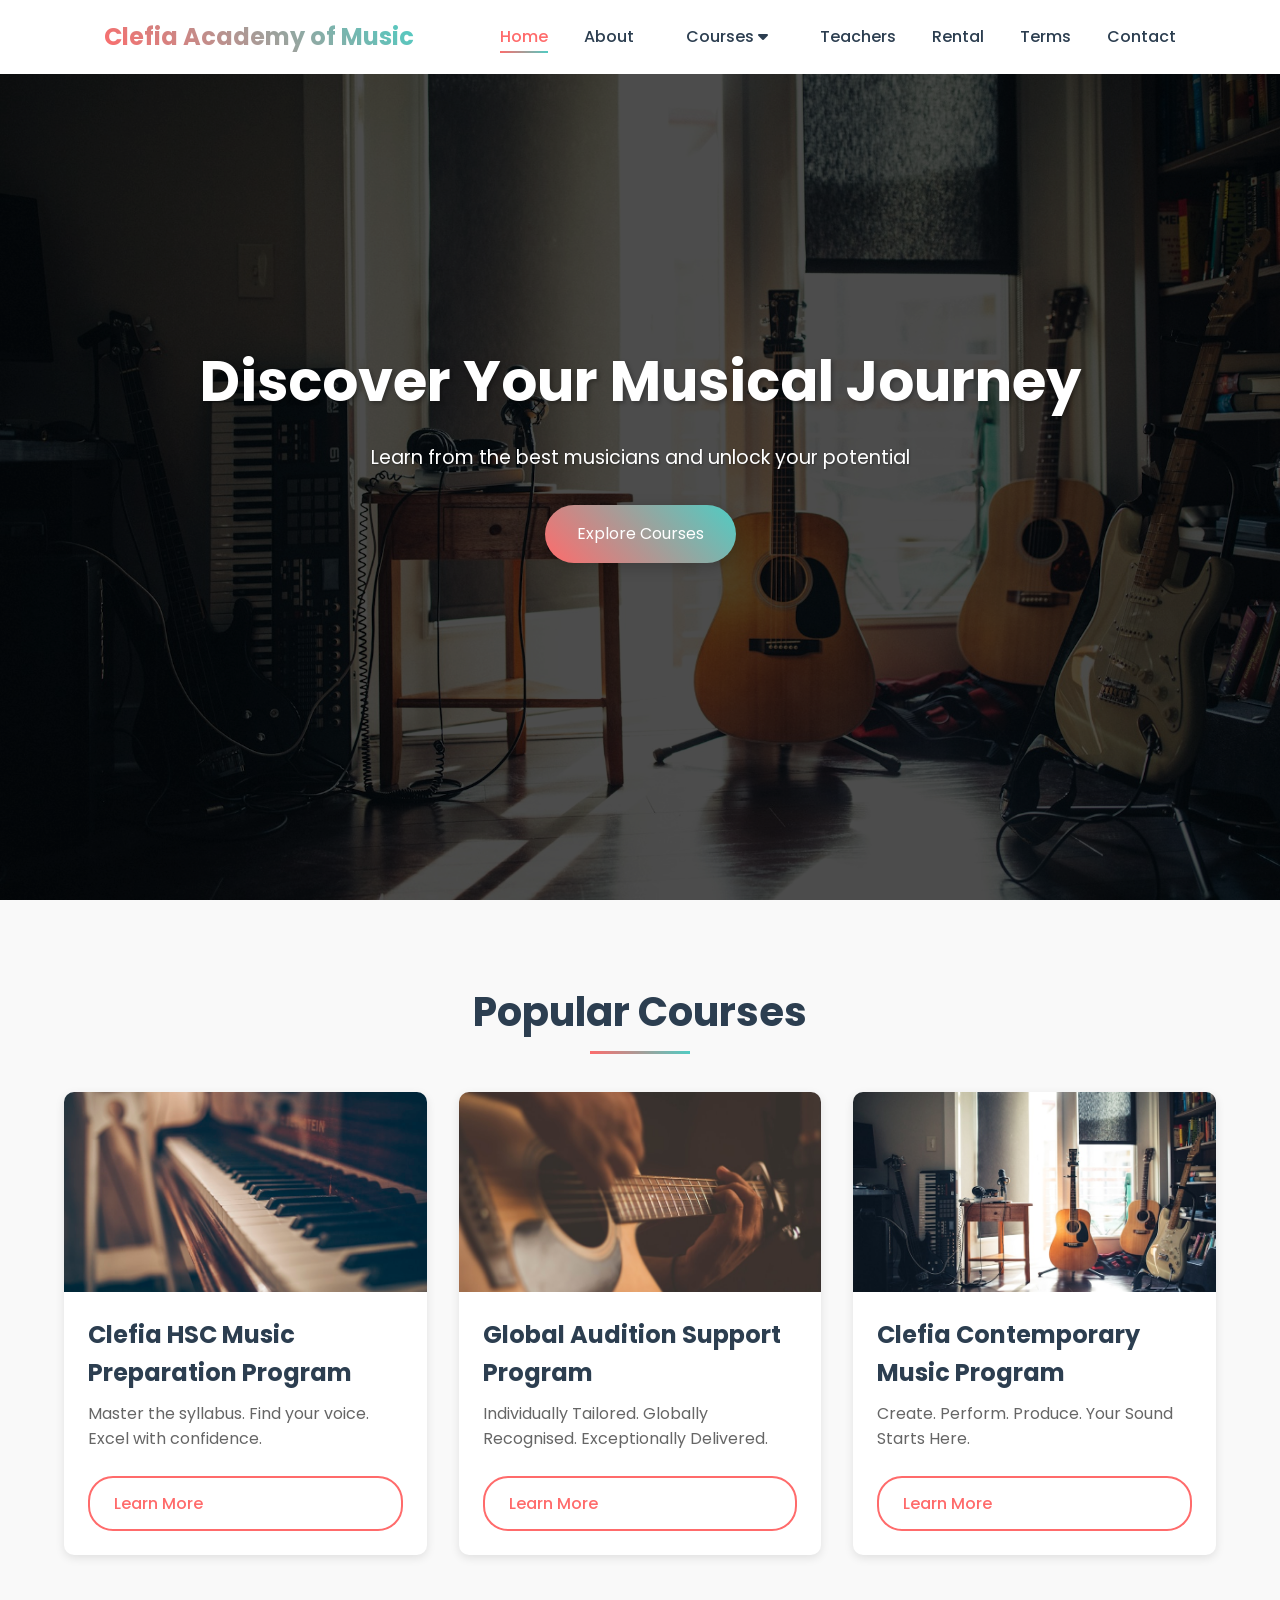
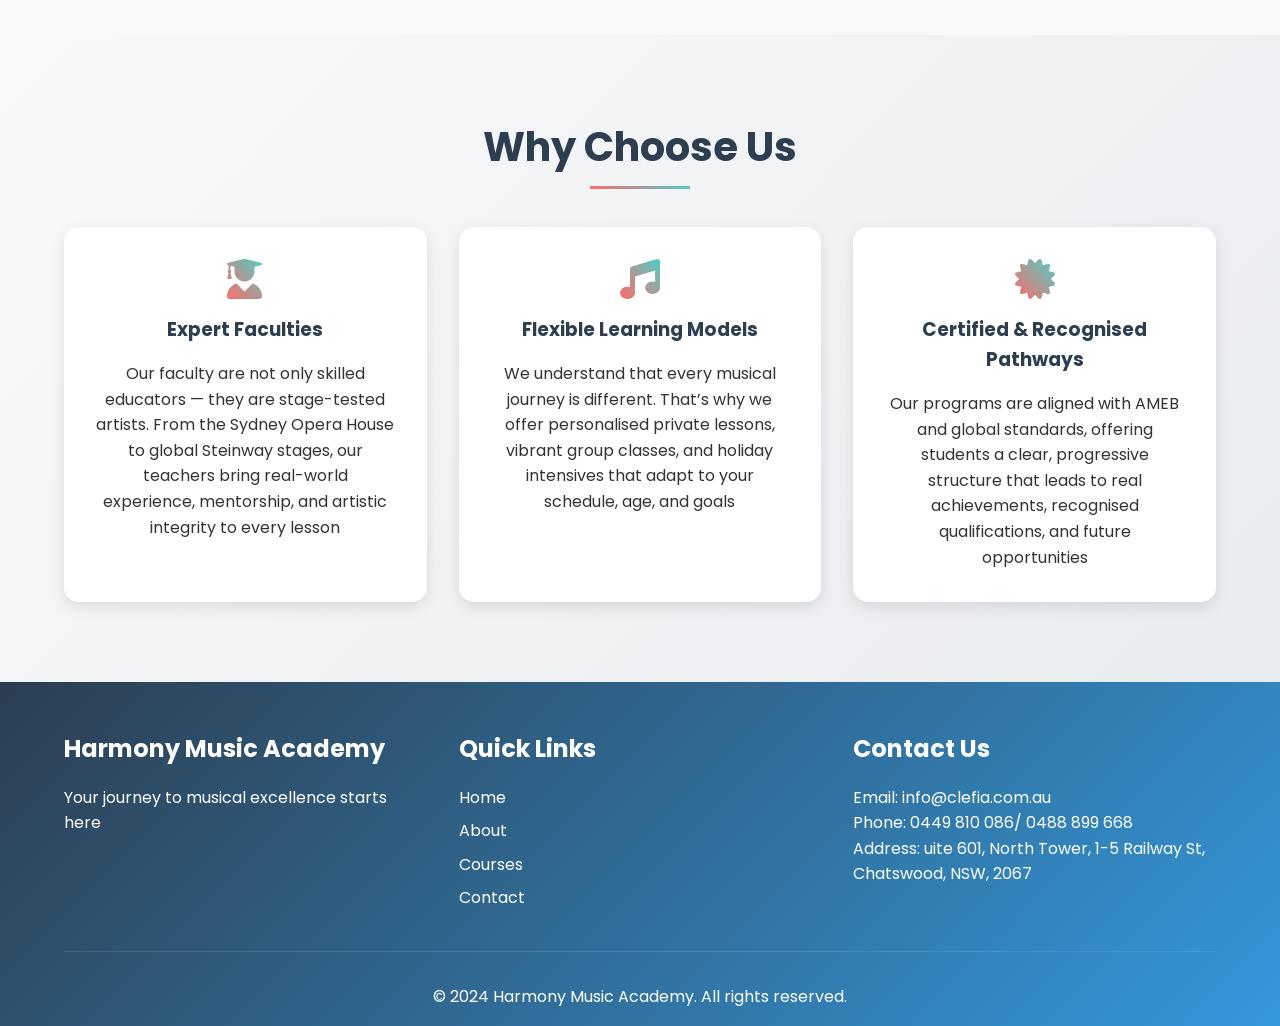
<file: index.html>
<!DOCTYPE html>
<html lang="en">

<head>
    <meta charset="UTF-8">
    <meta name="viewport" content="width=device-width, initial-scale=1.0">
    <title>Clefia Academy of Music</title>
    <link rel="stylesheet" href="css/style.css">
    <link rel="stylesheet" href="https://cdnjs.cloudflare.com/ajax/libs/font-awesome/6.0.0/css/all.min.css">
    <link href="https://fonts.googleapis.com/css2?family=Poppins:wght@300;400;500;600;700&display=swap"
        rel="stylesheet">
</head>

<body>
    <!-- Header Section -->
    <header>
        <nav class="navbar">
            <div class="logo">
                <h1>Clefia Academy of Music</h1>
            </div>
            <div class="nav-links">
                <a href="index.html" class="active">Home</a>
                <a href="about.html">About</a>


                <!-- Courses 下拉菜单 -->
                <div class="nav-item">
                    <a href="courses.html" class="nav-dropbtn">Courses <i class="fas fa-caret-down"></i></a>
                    <div class="nav-dropdown-content">
                        <!-- Private 分类 -->
                        <div class="nav-subitem">
                            <span class="nav-subtitle">Private <i class=""></i></span>
                            <div class="nav-subdropdown-content">
                                <a href="OnetoOne_course.html">1 on 1</a>
                                <a href="HSC_course.html">HSC</a>
                                <a href="Audition_course.html">Audition</a>
                            </div>
                        </div>
                        <!-- Group 分类 -->
                        <div class="nav-subitem">
                            <span class="nav-subtitle">Group <i class=""></i></span>
                            <div class="nav-subdropdown-content">
                                <a href="AMEB_course.html">AMEB</a>
                                <a href="Hoppi_course.html">MINI HOPPI</a>
                                <a href="Hoppipolla_course.html">HOPPIPOLLA</a>
                                <a href="Contemporary_course.html">COMTEMPORARY</a>
                            </div>
                        </div>
                    </div>
                </div>


                <a href="teachers.html">Teachers</a>
                <a href="rental.html">Rental</a>
                <a href="terms.html">Terms</a>
                <a href="contact.html">Contact</a>
            </div>
            <div class="hamburger">
                <span></span>
                <span></span>
                <span></span>
            </div>
        </nav>
    </header>

    <section class="hero">
        <!-- 背景视频层 -->
        <video autoplay muted loop playsinline class="hero-video">
            <source src="images/hero_vidoe.mp4" type="video/mp4">
            您的浏览器不支持 HTML5 视频。
        </video>

        <!-- 遮罩层（让文字更清晰） -->
        <div class="hero-overlay"></div>

        <!-- 内容层 -->
        <div class="hero-content">
            <h1>Discover Your Musical Journey</h1>
            <p>Learn from the best musicians and unlock your potential</p>
            <a href="courses.html" class="cta-button">Explore Courses</a>
        </div>
    </section>



    <!-- Featured Courses Section -->
    <section class="featured-courses">
        <h2>Popular Courses</h2>
        <div class="courses-grid">
            <div class="course-card">
                <img src="images/piano.jpg" alt="Piano Lessons">
                <h3>Clefia HSC Music Preparation Program</h3>
                <p>Master the syllabus. Find your voice. Excel with confidence.</p>
                <a href="HSC_course.html" class="learn-more">Learn More</a>
            </div>
            <div class="course-card">
                <img src="images/guitar.jpg" alt="Guitar Lessons">
                <h3>Global Audition Support Program</h3>
                <p>Individually Tailored. Globally Recognised. Exceptionally Delivered.</p>
                <a href="Audition_course.html" class="learn-more">Learn More</a>
            </div>
            <div class="course-card">
                <img src="images/violin.jpg" alt="Violin Lessons">
                <h3>Clefia Contemporary Music Program</h3>
                <p>Create. Perform. Produce. Your Sound Starts Here.</p>
                <a href="Contemporary_course.html" class="learn-more">Learn More</a>
            </div>
        </div>
    </section>

    <!-- Why Choose Us Section -->
    <section class="why-choose-us">
        <h2>Why Choose Us</h2>
        <div class="features-grid">
            <div class="feature">
                <i class="fas fa-user-graduate"></i>
                <h3>Expert Faculties</h3>
                <p>
                    Our faculty are not only skilled educators — they are stage-tested artists. From the Sydney Opera
                    House to global Steinway stages, our teachers bring real-world experience, mentorship, and artistic
                    integrity to every lesson
                </p>
            </div>
            <div class="feature">
                <i class="fas fa-music"></i>
                <h3>Flexible Learning Models</h3>
                <p>
                    We understand that every musical journey is different. That’s why we offer personalised private
                    lessons, vibrant group classes, and holiday intensives that adapt to your schedule, age, and goals
                </p>
            </div>
            <div class="feature">
                <i class="fas fa-certificate"></i>
                <h3>Certified & Recognised Pathways</h3>
                <p>
                    Our programs are aligned with AMEB and global standards, offering students a clear, progressive
                    structure that leads to real achievements, recognised qualifications, and future opportunities
                </p>
            </div>
        </div>
    </section>

    <!-- Footer -->
    <footer>
        <div class="footer-content">
            <div class="footer-section">
                <h3>Harmony Music Academy</h3>
                <p>Your journey to musical excellence starts here</p>
            </div>
            <div class="footer-section">
                <h3>Quick Links</h3>
                <ul>
                    <li><a href="index.html">Home</a></li>
                    <li><a href="about.html">About</a></li>
                    <li><a href="courses.html">Courses</a></li>
                    <li><a href="contact.html">Contact</a></li>
                </ul>
            </div>
            <div class="footer-section">
                <h3>Contact Us</h3>
                <p>Email: info@clefia.com.au</p>
                <p>Phone: 0449 810 086/ 0488 899 668</p>
                <p>Address: uite 601, North Tower, 1-5 Railway St, Chatswood, NSW, 2067</p>
            </div>
        </div>
        <div class="footer-bottom">
            <p>&copy; 2024 Harmony Music Academy. All rights reserved.</p>
        </div>
    </footer>

    <script src="js/main.js"></script>
    <script>
        const hamburger = document.querySelector('.hamburger');
        const navLinks = document.querySelector('.nav-links');

        hamburger.addEventListener('click', () => {
            navLinks.classList.toggle('active');
            hamburger.classList.toggle('active');
        });

        // 移动端点击展开一级和二级下拉
        document.querySelectorAll('.nav-dropbtn, .nav-subtitle').forEach(item => {
            item.addEventListener('click', (e) => {
                e.preventDefault(); // 防止 a 标签直接跳转
                e.stopPropagation();

                const nextMenu = item.nextElementSibling;
                if (nextMenu && (nextMenu.classList.contains('nav-dropdown-content') || nextMenu.classList.contains('nav-subdropdown-content'))) {
                    nextMenu.classList.toggle('active');
                }
            });
        });

        // 点击空白处关闭下拉
        document.addEventListener('click', (e) => {
            if (!e.target.closest('.nav-item')) {
                document.querySelectorAll('.nav-dropdown-content, .nav-subdropdown-content').forEach(menu => {
                    menu.classList.remove('active');
                });
            }
        });

    </script>
</body>

</html>
</file>
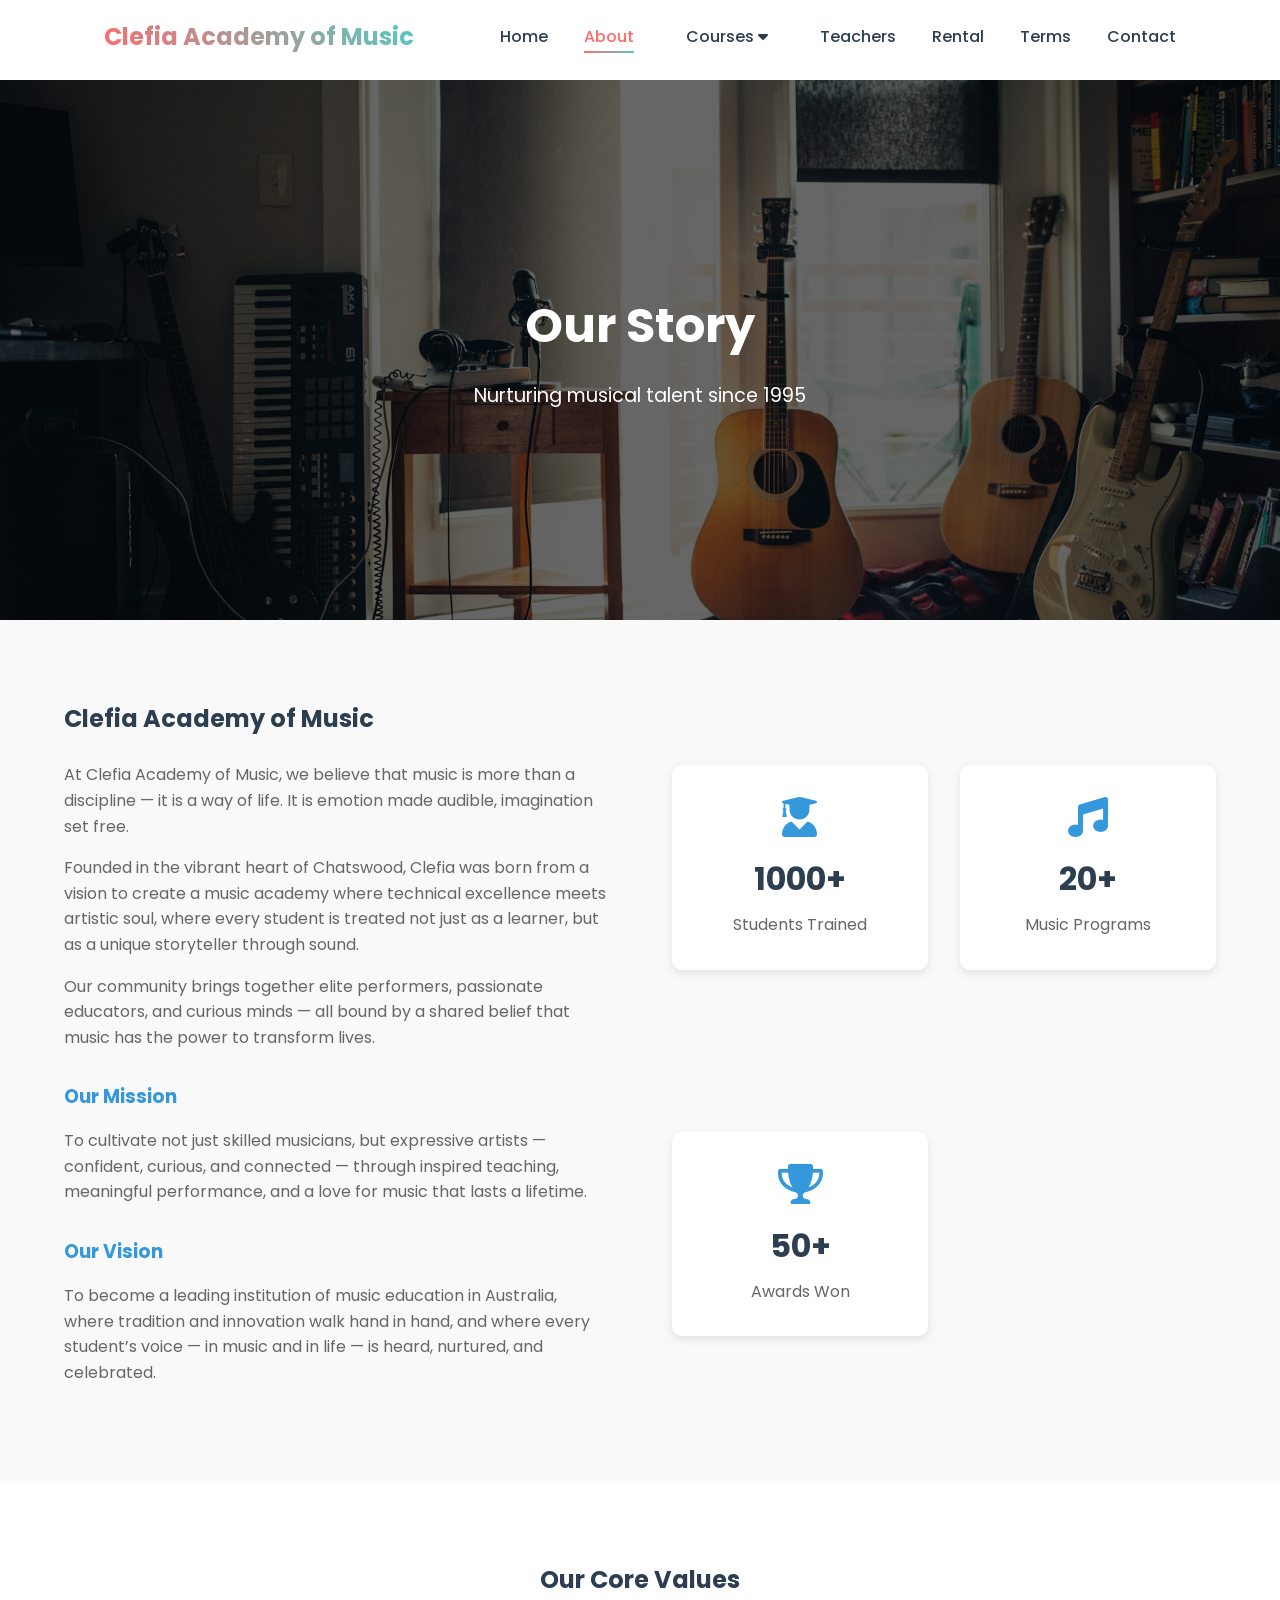
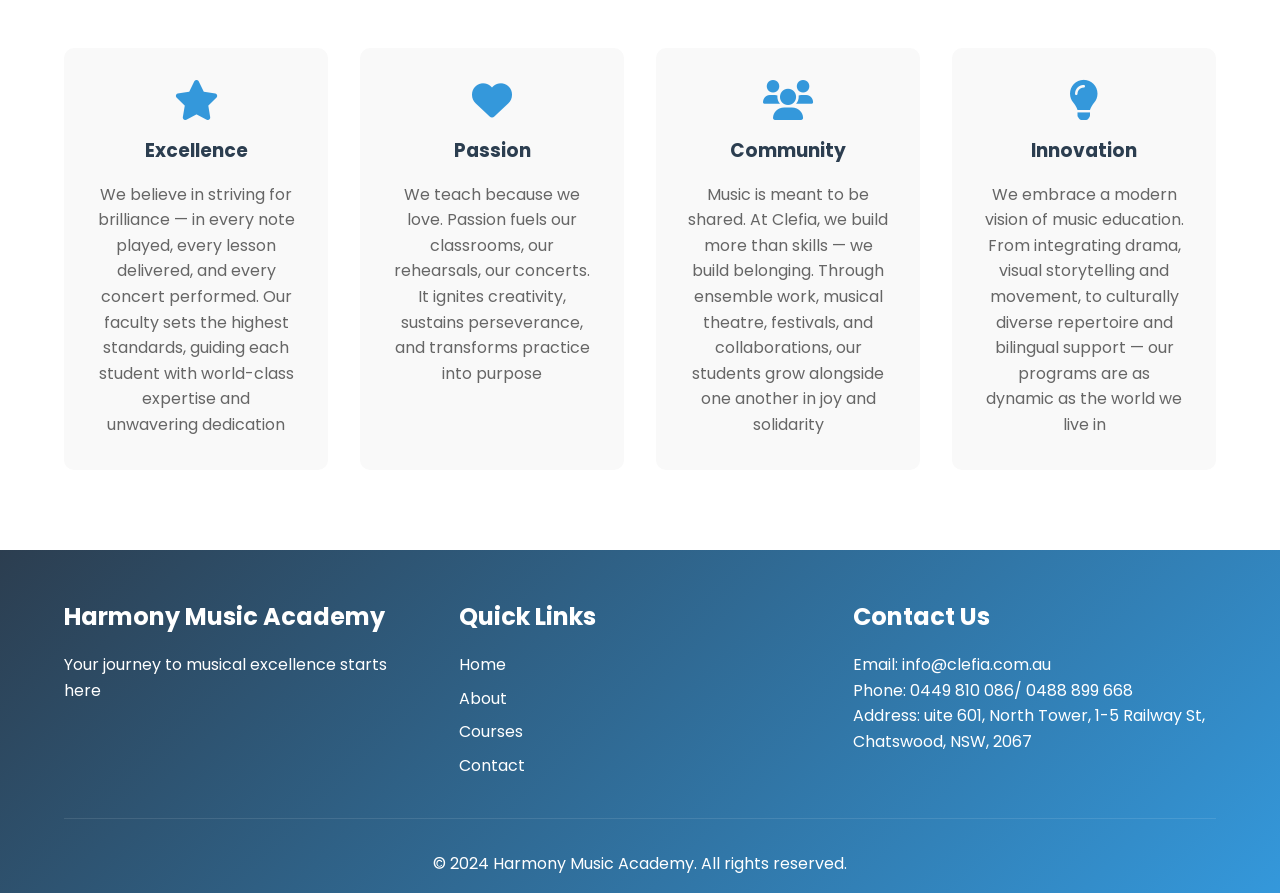
<file: about.html>
<!DOCTYPE html>
<html lang="en">
<head>
    <meta charset="UTF-8">
    <meta name="viewport" content="width=device-width, initial-scale=1.0">
    <title>About Us - Clefia Academy of Music</title>
    <link rel="stylesheet" href="css/style.css">
    <link rel="stylesheet" href="https://cdnjs.cloudflare.com/ajax/libs/font-awesome/6.0.0/css/all.min.css">
    <link href="https://fonts.googleapis.com/css2?family=Poppins:wght@300;400;500;600;700&display=swap" rel="stylesheet">
</head>
<body>
    <!-- Header Section -->
    <header>
        <nav class="navbar">
            <div class="logo">
                <h1>Clefia Academy of Music</h1>
            </div>
            <div class="nav-links">
                <a href="index.html">Home</a>
                <a href="about.html" class="active">About</a>
                
                <!-- Courses 下拉菜单 -->
                <div class="nav-item">
                    <a href="courses.html" class="nav-dropbtn">Courses <i class="fas fa-caret-down"></i></a>
                    <div class="nav-dropdown-content">
                        <!-- Private 分类 -->
                        <div class="nav-subitem">
                            <span class="nav-subtitle">Private <i class=""></i></span>
                            <div class="nav-subdropdown-content">
                                <a href="OnetoOne_course.html">1 on 1</a>
                                <a href="HSC_course.html">HSC</a>
                                <a href="Audition_course.html">Audition</a>
                            </div>
                        </div>
                        <!-- Group 分类 -->
                        <div class="nav-subitem">
                            <span class="nav-subtitle">Group <i class=""></i></span>
                            <div class="nav-subdropdown-content">
                                <a href="AMEB_course.html">AMEB</a>
                                <a href="Hoppi_course.html">MINI HOPPI</a>
                                <a href="Hoppipolla_course.html">HOPPIPOLLA</a>
                                <a href="Contemporary_course.html">COMTEMPORARY</a>
                            </div>
                        </div>
                    </div>
                </div>

                <a href="teachers.html">Teachers</a>
                <a href="rental.html">Rental</a>
                <a href="terms.html">Terms</a>
                <a href="contact.html">Contact</a>
            </div>
            <div class="hamburger">
                <span></span>
                <span></span>
                <span></span>
            </div>
        </nav>
    </header>

    <!-- About Hero Section -->
    <section class="about-hero">
        <div class="about-hero-content">
            <h1>Our Story</h1>
            <p>Nurturing musical talent since 1995</p>
        </div>
    </section>

    <!-- About Content Section -->
    <section class="about-content">
        <div class="about-grid">
            <div class="about-text">
                <h2>Clefia Academy of Music</h2>
                <p>
                    At Clefia Academy of Music, we believe that music is more than a discipline — it is a way of life. It is emotion made audible, imagination set free.
                </p>
                <p>
                    Founded in the vibrant heart of Chatswood, Clefia was born from a vision to create a music academy where technical excellence meets artistic soul, where every student is treated not just as a learner, but as a unique storyteller through sound.
                </p>
                <p>    
                    Our community brings together elite performers, passionate educators, and curious minds — all bound by a shared belief that music has the power to transform lives.
                </p>
                
                <h3>Our Mission</h3>
                <p>
                    To cultivate not just skilled musicians, but expressive artists — confident, curious, and connected — through inspired teaching, meaningful performance, and a love for music that lasts a lifetime.
                </p>

                <h3>Our Vision</h3>
                <p>
                    To become a leading institution of music education in Australia, where tradition and innovation walk hand in hand, and where every student’s voice — in music and in life — is heard, nurtured, and celebrated.
                </p>
            </div>
            <div class="about-stats">
                <div class="stat-item">
                    <i class="fas fa-user-graduate"></i>
                    <h3>1000+</h3>
                    <p>Students Trained</p>
                </div>
                <div class="stat-item">
                    <i class="fas fa-music"></i>
                    <h3>20+</h3>
                    <p>Music Programs</p>
                </div>
                <div class="stat-item">
                    <i class="fas fa-trophy"></i>
                    <h3>50+</h3>
                    <p>Awards Won</p>
                </div>
            </div>
        </div>
    </section>

    <!-- Values Section -->
    <section class="values-section">
        <h2>Our Core Values</h2>
        <div class="values-grid">
            <div class="value-item">
                <i class="fas fa-star"></i>
                <h3>Excellence</h3>
                <p>
                    We believe in striving for brilliance — in every note played, every lesson delivered, and every concert performed. Our faculty sets the highest standards, guiding each student with world-class expertise and unwavering dedication
                </p>
            </div>
            <div class="value-item">
                <i class="fas fa-heart"></i>
                <h3>Passion</h3>
                <p>
                    We teach because we love. Passion fuels our classrooms, our rehearsals, our concerts. It ignites creativity, sustains perseverance, and transforms practice into purpose
                </p>
            </div>
            <div class="value-item">
                <i class="fas fa-users"></i>
                <h3>Community</h3>
                <p>
                    Music is meant to be shared. At Clefia, we build more than skills — we build belonging. Through ensemble work, musical theatre, festivals, and collaborations, our students grow alongside one another in joy and solidarity
                </p>
            </div>
            <div class="value-item">
                <i class="fas fa-lightbulb"></i>
                <h3>Innovation</h3>
                <p>
                    We embrace a modern vision of music education. From integrating drama, visual storytelling and movement, to culturally diverse repertoire and bilingual support — our programs are as dynamic as the world we live in
                </p>
            </div>
        </div>
    </section>

    <!-- Footer -->
    <footer>
        <div class="footer-content">
            <div class="footer-section">
                <h3>Harmony Music Academy</h3>
                <p>Your journey to musical excellence starts here</p>
            </div>
            <div class="footer-section">
                <h3>Quick Links</h3>
                <ul>
                    <li><a href="index.html">Home</a></li>
                    <li><a href="about.html">About</a></li>
                    <li><a href="courses.html">Courses</a></li>
                    <li><a href="contact.html">Contact</a></li>
                </ul>
            </div>
            <div class="footer-section">
                <h3>Contact Us</h3>
                <p>Email: info@clefia.com.au</p>
                <p>Phone: 0449 810 086/ 0488 899 668</p>
                <p>Address: uite 601, North Tower, 1-5 Railway St, Chatswood, NSW, 2067</p>
            </div>
        </div>
        <div class="footer-bottom">
            <p>&copy; 2024 Harmony Music Academy. All rights reserved.</p>
        </div>
    </footer>

    <script src="js/main.js"></script>
</body>
</html>
</file>
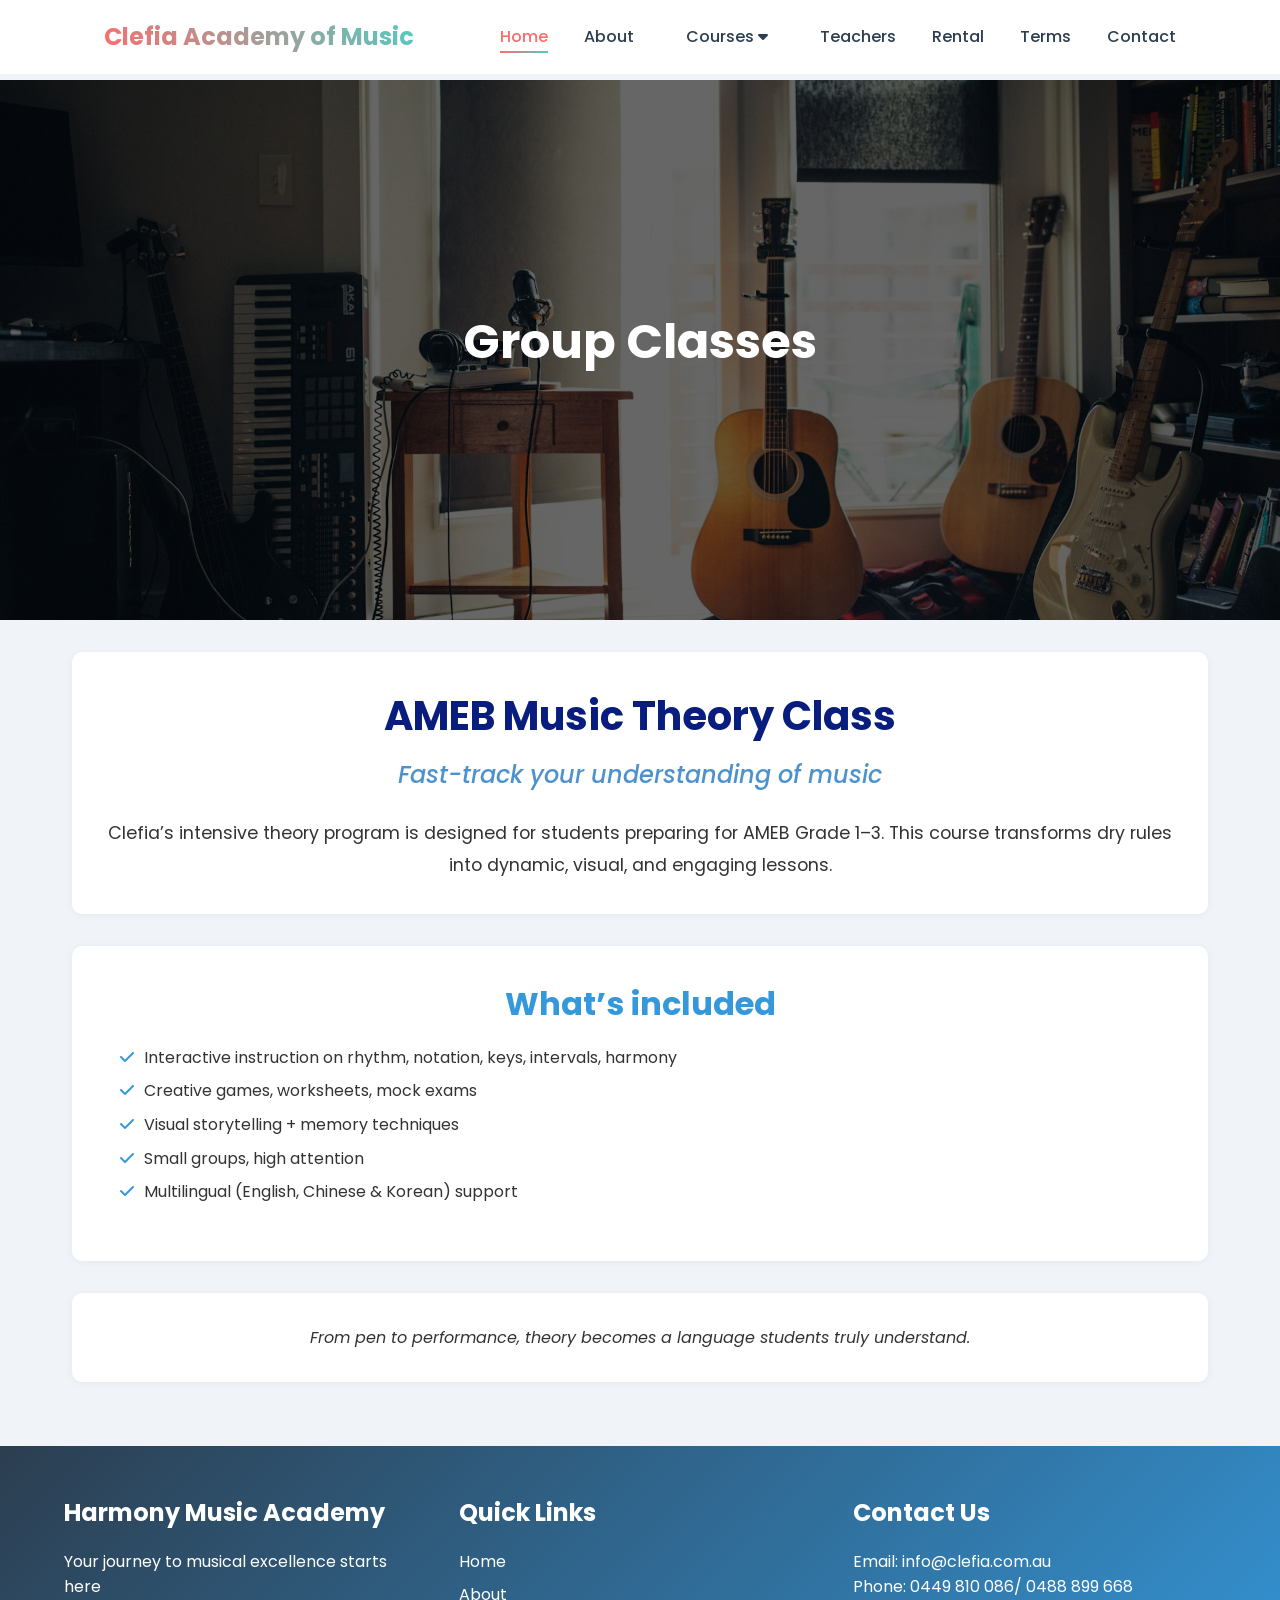
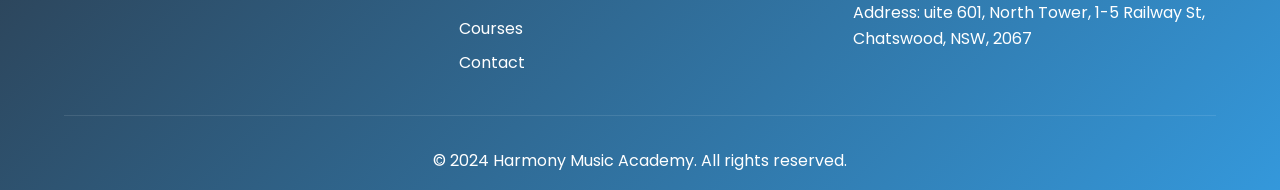
<file: AMEB_course.html>
<!DOCTYPE html>
<html lang="en">

<head>
    <meta charset="UTF-8">
    <meta name="viewport" content="width=device-width, initial-scale=1.0">
    <title>Clefia HSC Music Preparation Program</title>
    <link rel="stylesheet" href="css/style.css">
    <link rel="stylesheet" href="https://cdnjs.cloudflare.com/ajax/libs/font-awesome/6.0.0/css/all.min.css">
    <link href="https://fonts.googleapis.com/css2?family=Poppins:wght@300;400;500;600;700&display=swap"
        rel="stylesheet">
    <style>
        body {
            font-family: 'Poppins', sans-serif;
            line-height: 1.6;
            color: #333;
            background-color: #f0f4f8;
        }

        main.container {
            max-width: 1200px;
            margin: 0 auto;
            padding: 2rem;
        }

        .section-title {
            font-size: 2rem;
            margin-bottom: 1rem;
            text-align: center;
            color: rgb(52, 152, 219);
        }

        .course-description h1 {
            font-size: 2.5rem;
            color: rgb(8, 29, 125);
            text-align: center;
            margin-bottom: 0.5rem;
        }

        .course-description h3 {
            font-size: 1.5rem;
            color: rgb(78, 146, 205);
            text-align: center;
            margin-bottom: 1.5rem;
            font-weight: 500;
            font-style: italic;
        }

        .course-description p {
            font-size: 1.1rem;
            line-height: 1.8;
            text-align: center;
            color: #333;
        }

        .course-description,
        .program-streams,
        .why-choose,
        .support-pathways {
            background-color: #fff;
            padding: 2rem;
            border-radius: 10px;
            margin-bottom: 2rem;
            box-shadow: 0 1px 8px rgba(0, 0, 0, 0.05);
        }

        .program-module {
            margin-bottom: 1.5rem;
        }

        .program-module h3 {
            color: rgb(78, 205, 196);
            margin-bottom: 0.5rem;
        }

        .program-module ul {
            list-style: none;
            padding-left: 1rem;
        }

        .program-module ul li {
            margin-bottom: 0.5rem;
            position: relative;
            padding-left: 1.5rem;
        }

        .program-module ul li::before {
            content: "\f00c";
            font-family: "Font Awesome 6 Free";
            font-weight: 900;
            position: absolute;
            left: 0;
            color: rgb(52, 152, 219);
        }

        table {
            width: 100%;
            border-collapse: collapse;
            margin-top: 1rem;
        }

        table,
        th,
        td {
            border: 1px solid #ddd;
        }

        th,
        td {
            padding: 0.75rem;
            text-align: left;
        }

        th {
            background-color: rgb(78, 205, 196);
            color: #fff;
        }

    
    </style>
</head>

<body>
    <header>
        <nav class="navbar">
            <div class="logo">
                <h1>Clefia Academy of Music</h1>
            </div>
            <div class="nav-links">
                <a href="index.html" class="active">Home</a>
                <a href="about.html">About</a>


                <!-- Courses 下拉菜单 -->
                <div class="nav-item">
                    <a href="courses.html" class="nav-dropbtn">Courses <i class="fas fa-caret-down"></i></a>
                    <div class="nav-dropdown-content">
                        <!-- Private 分类 -->
                        <div class="nav-subitem">
                            <span class="nav-subtitle">Private <i class=""></i></span>
                            <div class="nav-subdropdown-content">
                                <a href="OnetoOne_course.html">1 on 1</a>
                                <a href="HSC_course.html">HSC</a>
                                <a href="Audition_course.html">Audition</a>
                            </div>
                        </div>
                        <!-- Group 分类 -->
                        <div class="nav-subitem">
                            <span class="nav-subtitle">Group <i class=""></i></span>
                            <div class="nav-subdropdown-content">
                                <a href="AMEB_course.html">AMEB</a>
                                <a href="Hoppi_course.html">MINI HOPPI</a>
                                <a href="Hoppipolla_course.html">HOPPIPOLLA</a>
                                <a href="Contemporary_course.html">COMTEMPORARY</a>
                            </div>
                        </div>
                    </div>
                </div>


                <a href="teachers.html">Teachers</a>
                <a href="rental.html">Rental</a>
                <a href="terms.html">Terms</a>
                <a href="contact.html">Contact</a>
            </div>
            <div class="hamburger">
                <span></span>
                <span></span>
                <span></span>
            </div>
        </nav>
    </header>


    <!-- Courses Hero Section -->
    <section class="courses-hero">
        <div class="courses-hero-content">
            <h1>Group Classes</h1>
            <h2></h2>
            <p>
            </p>
        </div>
    </section>
    <main class="container">
        <!-- Course Description -->
        <!-- Course Description -->
        <section class="course-description">
            <h1>AMEB Music Theory Class</h1>
            <h3>Fast-track your understanding of music</h3>
            <p>
                Clefia’s intensive theory program is designed for students preparing for AMEB Grade 1–3.
                This course transforms dry rules into dynamic, visual, and engaging lessons.
            </p>
        </section>

        <!-- Program Streams -->
        <section class="program-streams">
            <h2 class="section-title">What’s included</h2>
            <div class="program-module">
                <ul>
                    <li>Interactive instruction on rhythm, notation, keys, intervals, harmony</li>
                    <li>Creative games, worksheets, mock exams</li>
                    <li>Visual storytelling + memory techniques</li>
                    <li>Small groups, high attention</li>
                    <li>Multilingual (English, Chinese & Korean) support</li>
                </ul>
            </div>
        </section>

        <!-- Why Choose Us -->
        <section class="why-choose">
            <p style="text-align:center; font-style:italic;">
                From pen to performance, theory becomes a language students truly understand.
            </p>
        </section>


    </main>

    <footer>
        <div class="footer-content">
            <div class="footer-section">
                <h3>Harmony Music Academy</h3>
                <p>Your journey to musical excellence starts here</p>
            </div>
            <div class="footer-section">
                <h3>Quick Links</h3>
                <ul>
                    <li><a href="index.html">Home</a></li>
                    <li><a href="about.html">About</a></li>
                    <li><a href="courses.html">Courses</a></li>
                    <li><a href="contact.html">Contact</a></li>
                </ul>
            </div>
            <div class="footer-section">
                <h3>Contact Us</h3>
                <p>Email: info@clefia.com.au</p>
                <p>Phone: 0449 810 086/ 0488 899 668</p>
                <p>Address: uite 601, North Tower, 1-5 Railway St, Chatswood, NSW, 2067</p>
            </div>
        </div>
        <div class="footer-bottom">
            <p>&copy; 2024 Harmony Music Academy. All rights reserved.</p>
        </div>
    </footer>

    <script src="js/main.js"></script>
    <script>
        const hamburger = document.querySelector('.hamburger');
        const navLinks = document.querySelector('.nav-links');

        hamburger.addEventListener('click', () => {
            navLinks.classList.toggle('active');
            hamburger.classList.toggle('active');
        });

        // 移动端点击展开一级和二级下拉
        document.querySelectorAll('.nav-dropbtn, .nav-subtitle').forEach(item => {
            item.addEventListener('click', (e) => {
                e.preventDefault(); // 防止 a 标签直接跳转
                e.stopPropagation();

                const nextMenu = item.nextElementSibling;
                if (nextMenu && (nextMenu.classList.contains('nav-dropdown-content') || nextMenu.classList.contains('nav-subdropdown-content'))) {
                    nextMenu.classList.toggle('active');
                }
            });
        });

        // 点击空白处关闭下拉
        document.addEventListener('click', (e) => {
            if (!e.target.closest('.nav-item')) {
                document.querySelectorAll('.nav-dropdown-content, .nav-subdropdown-content').forEach(menu => {
                    menu.classList.remove('active');
                });
            }
        });

    </script>
</body>

</html>
</file>
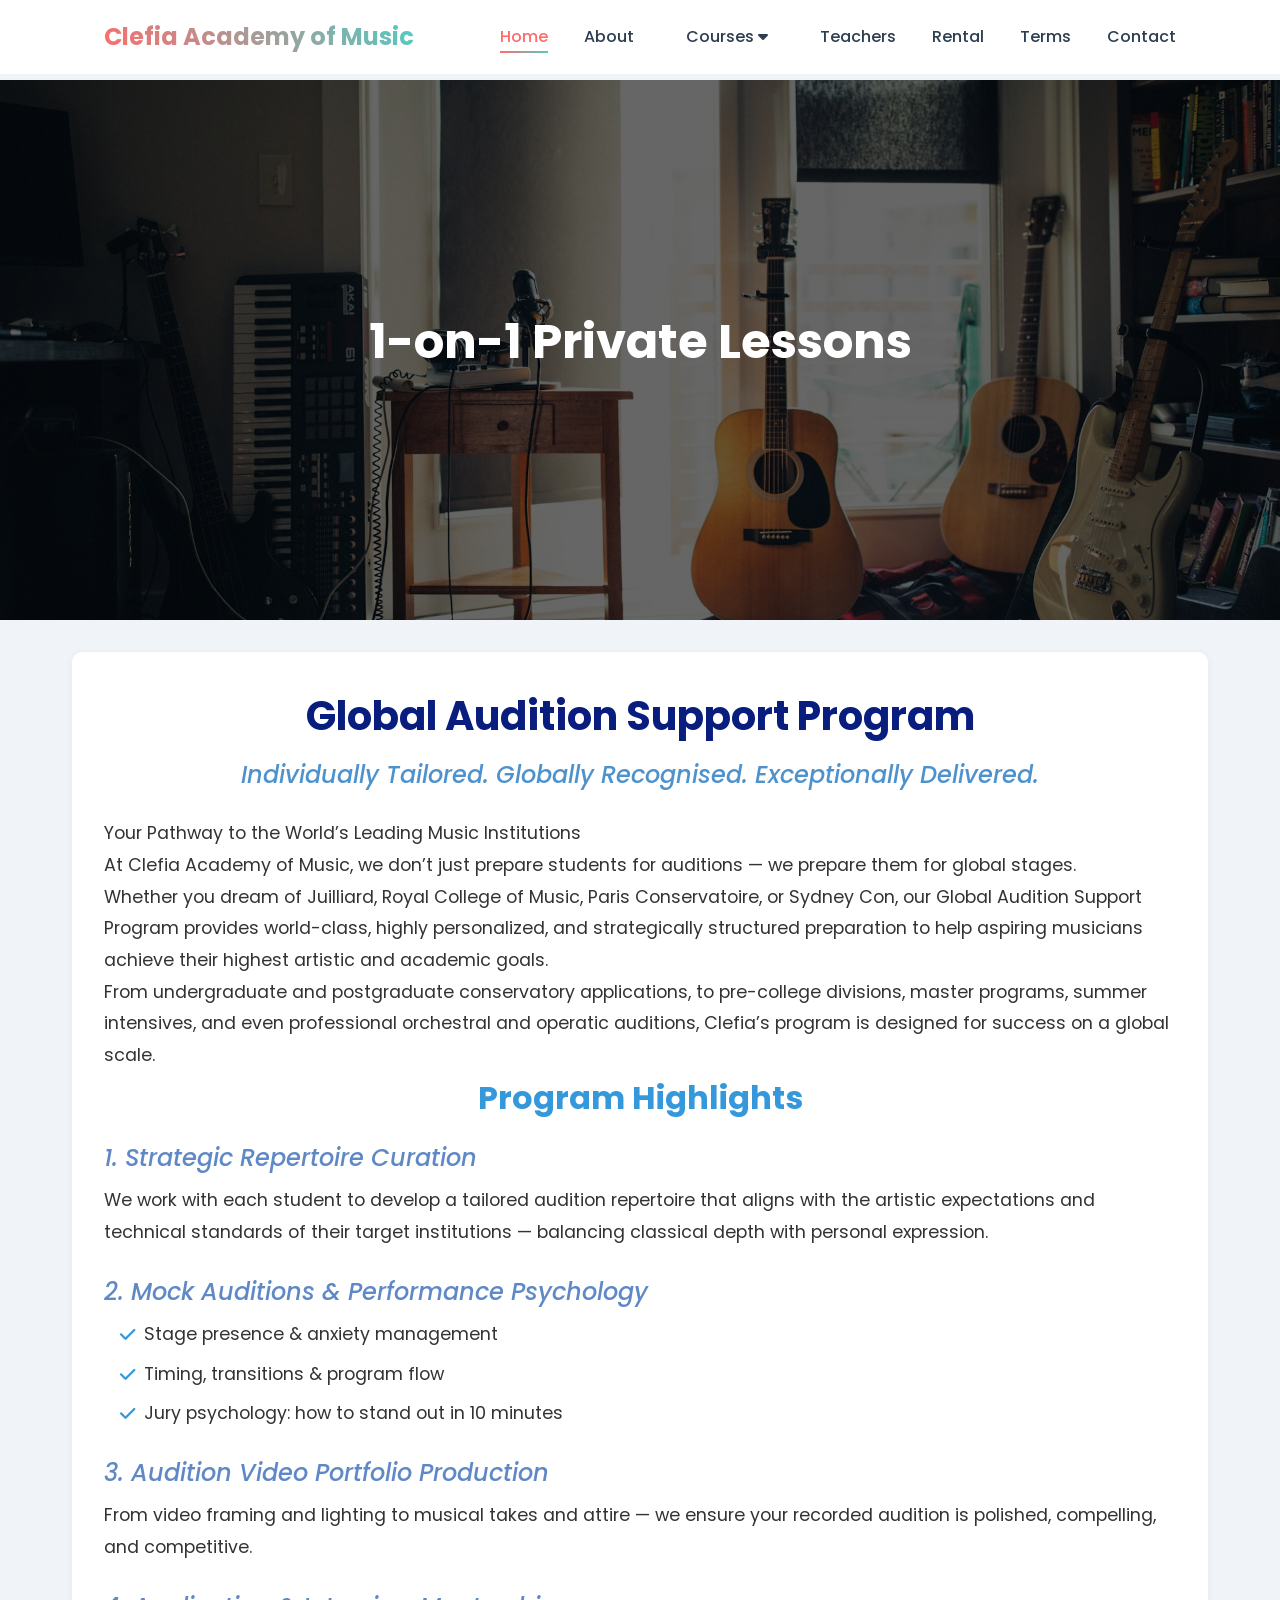
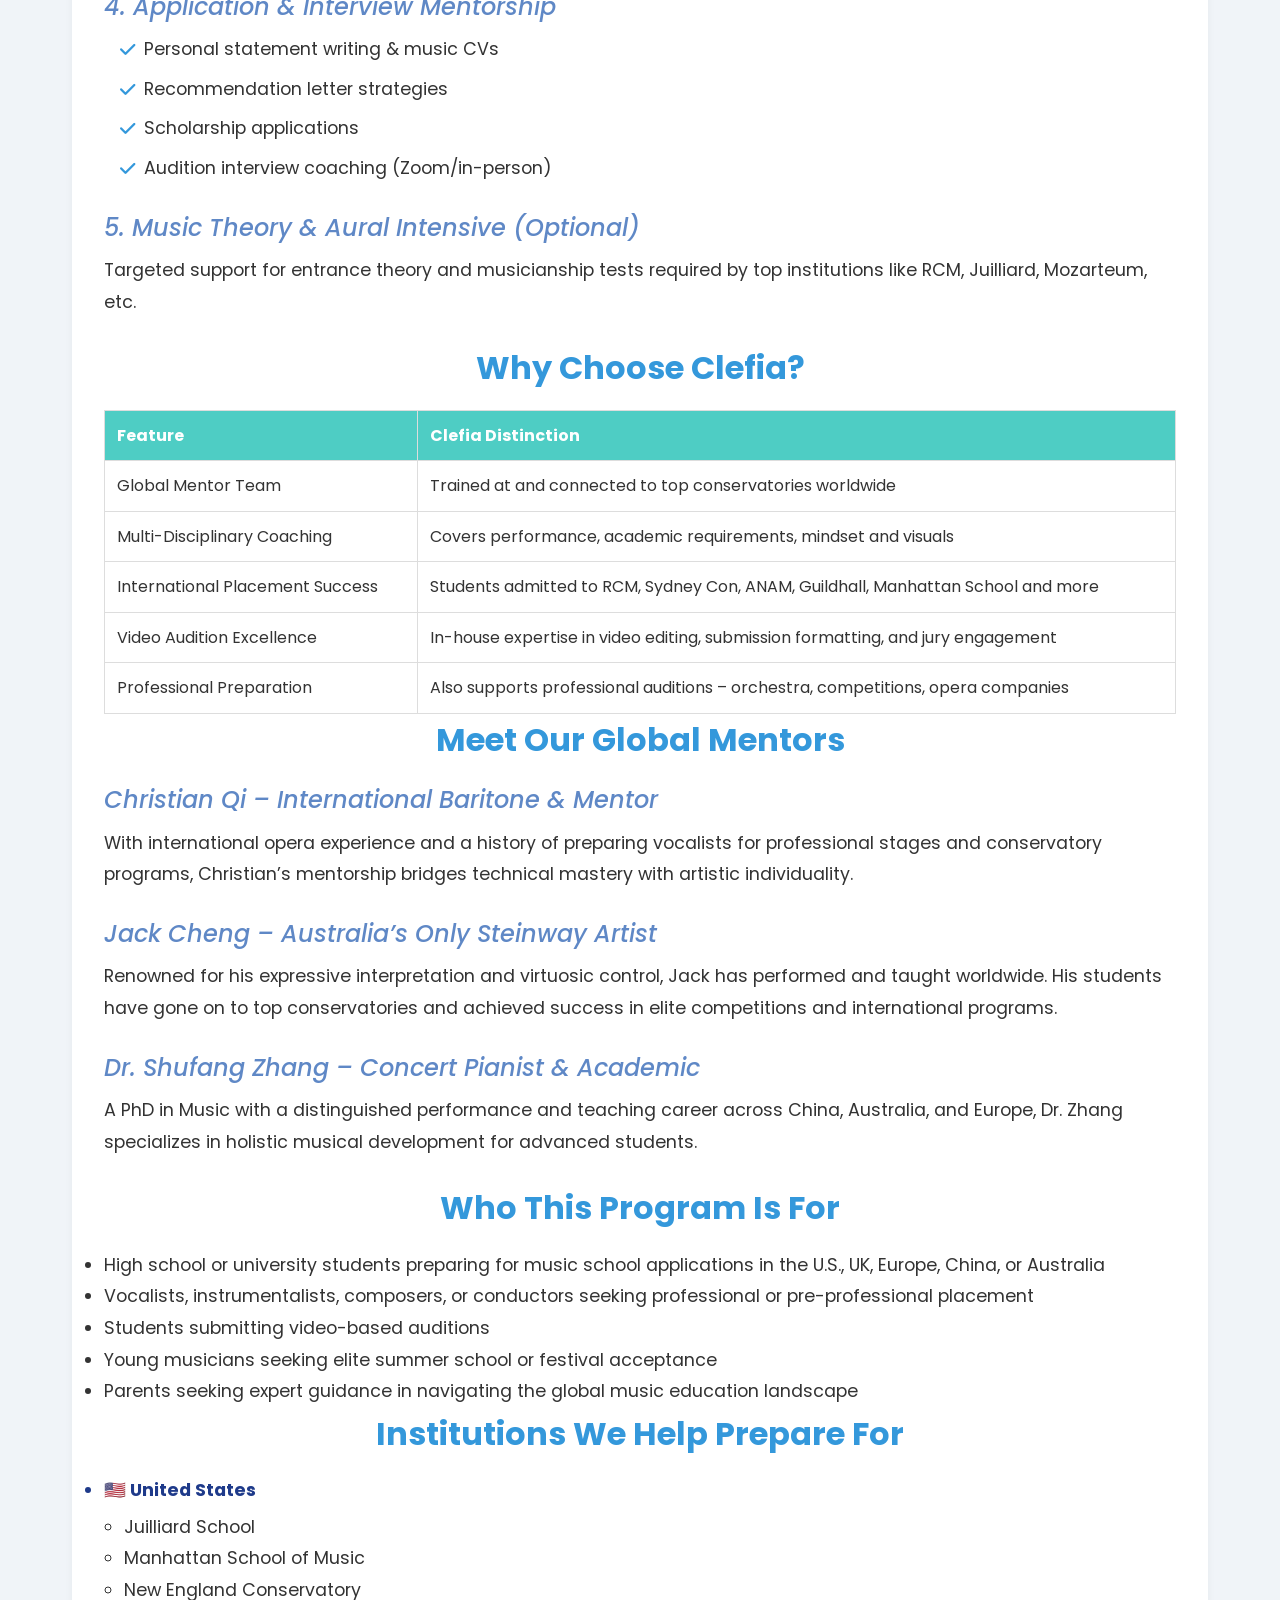
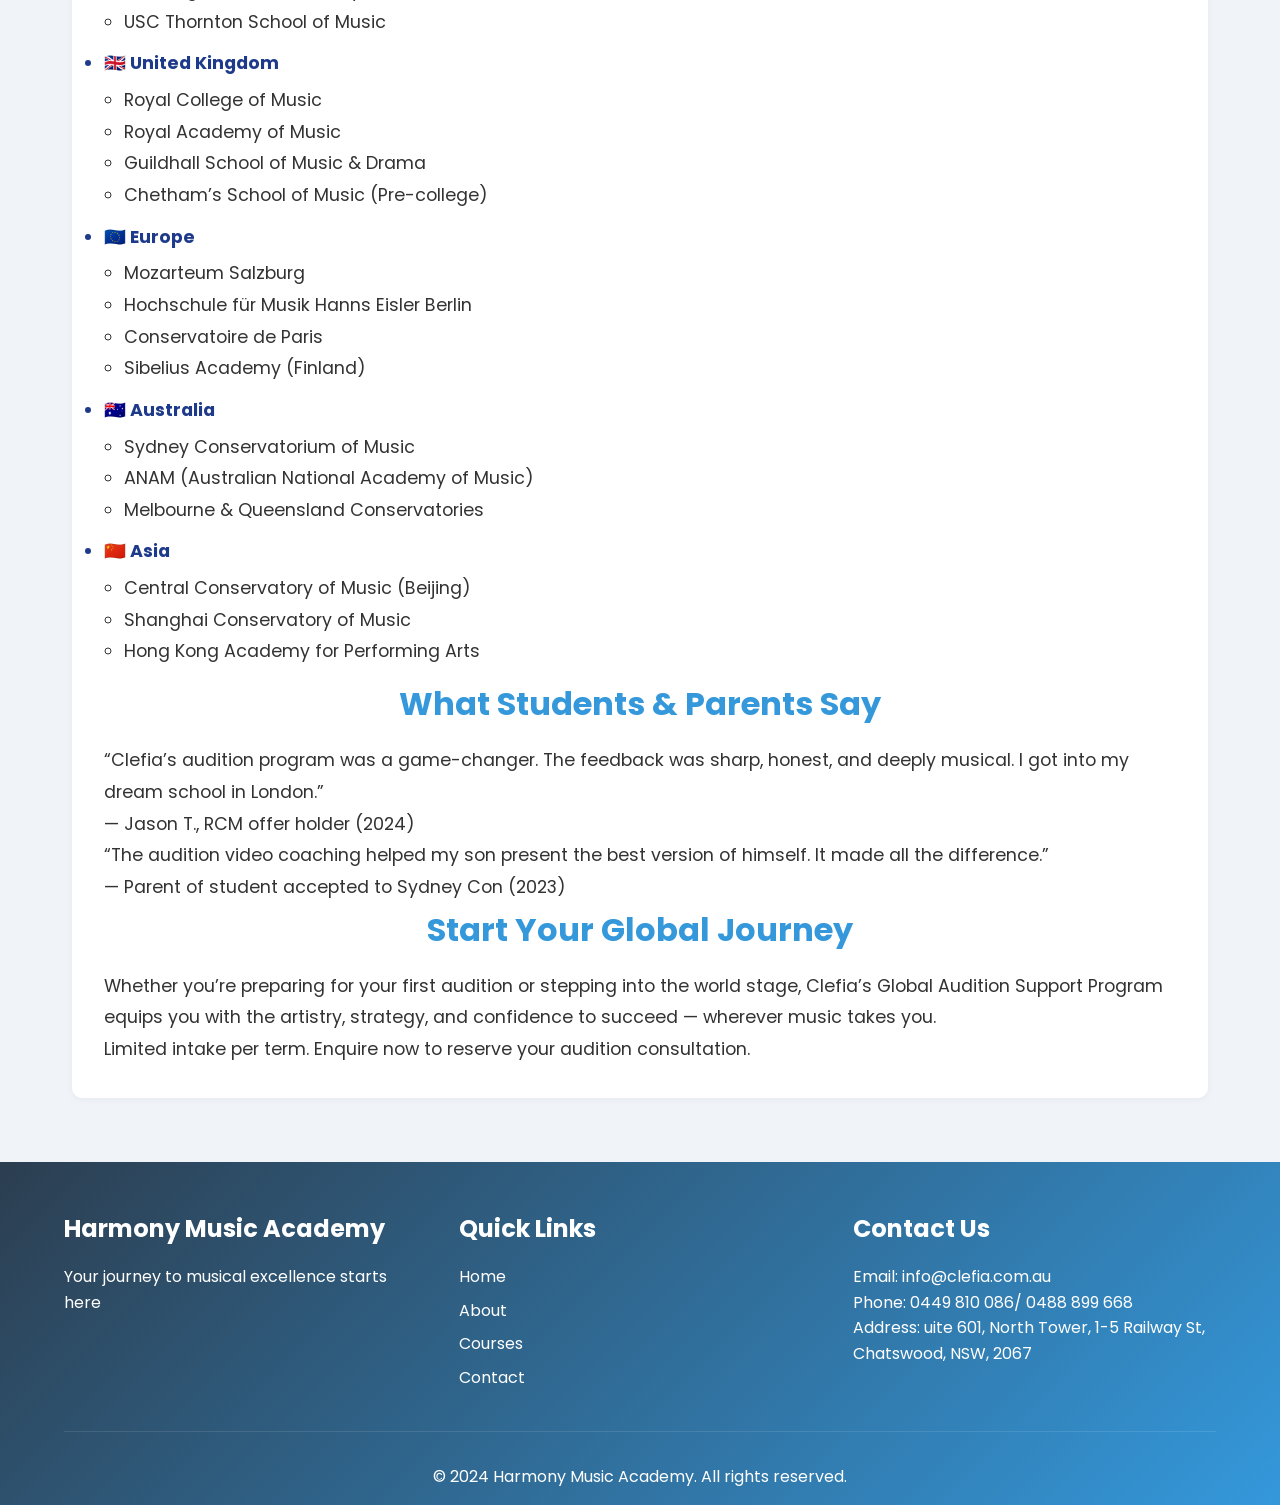
<file: Audition_course.html>
<!DOCTYPE html>
<html lang="en">

<head>
    <meta charset="UTF-8">
    <meta name="viewport" content="width=device-width, initial-scale=1.0">
    <title>Clefia HSC Music Preparation Program</title>
    <link rel="stylesheet" href="css/style.css">
    <link rel="stylesheet" href="https://cdnjs.cloudflare.com/ajax/libs/font-awesome/6.0.0/css/all.min.css">
    <link href="https://fonts.googleapis.com/css2?family=Poppins:wght@300;400;500;600;700&display=swap"
        rel="stylesheet">
    <style>
        body {
            font-family: 'Poppins', sans-serif;
            line-height: 1.6;
            color: #333;
            background-color: #f0f4f8;
        }

    
        main.container {
            max-width: 1200px;
            margin: 0 auto;
            padding: 2rem;
        }

        .section-title {
            font-size: 2rem;
            margin-bottom: 1rem;
            text-align: center;
            color: rgb(52, 152, 219);
        }

        .course-description h1 {
            font-size: 2.5rem;
            color: rgb(8, 29, 125);
            text-align: center;
            margin-bottom: 0.5rem;
        }

        .course-description h3 {
            font-size: 1.5rem;
            color: rgb(78, 146, 205);
            text-align: center;
            margin-bottom: 1.5rem;
            font-weight: 500;
            font-style: italic;
        }

        .course-description p,
        .course-description li {
            font-size: 1.1rem;
            line-height: 1.8;
            color: #333;
        }

        .course-description,
        .program-streams,
        .why-choose,
        .support-pathways {
            background-color: #fff;
            padding: 2rem;
            border-radius: 10px;
            margin-bottom: 2rem;
            box-shadow: 0 1px 8px rgba(0, 0, 0, 0.05);
        }

        .program-module {
            margin-bottom: 1.5rem;
        }

        .program-module h3 {
            color: rgb(95, 136, 198);
            margin-bottom: 0.5rem;
            text-align: left;
        }

        .program-module ul {
            list-style: none;
            padding-left: 1rem;
        }

        .program-module ul li {
            margin-bottom: 0.5rem;
            position: relative;
            padding-left: 1.5rem;
        }

        .program-module ul li::before {
            content: "\f00c";
            font-family: "Font Awesome 6 Free";
            font-weight: 900;
            position: absolute;
            left: 0;
            color: rgb(52, 152, 219);
        }

        table {
            width: 100%;
            border-collapse: collapse;
            margin-top: 1rem;
        }

        table,
        th,
        td {
            border: 1px solid #ddd;
        }

        th,
        td {
            padding: 0.75rem;
            text-align: left;
        }

        th {
            background-color: rgb(78, 205, 196);
            color: #fff;
        }

        .institutions-list>li {
            font-weight: bold;
            color: #1e3a8a;
            /* 深蓝色，可以换成 #007BFF 之类的亮蓝 */
            margin-bottom: 10px;
            /* 给每个国家和下方院校留点间距 */
        }

        .institutions-list>li>ul {
            margin-top: 5px;
            margin-left: 20px;
            /* 缩进子院校列表 */
            font-weight: normal;
            color: #333;
            /* 子列表用正常颜色 */
        }
    </style>
</head>

<body>
    <header>
        <nav class="navbar">
            <div class="logo">
                <h1>Clefia Academy of Music</h1>
            </div>
            <div class="nav-links">
                <a href="index.html" class="active">Home</a>
                <a href="about.html">About</a>


                <!-- Courses 下拉菜单 -->
                <div class="nav-item">
                    <a href="courses.html" class="nav-dropbtn">Courses <i class="fas fa-caret-down"></i></a>
                    <div class="nav-dropdown-content">
                        <!-- Private 分类 -->
                        <div class="nav-subitem">
                            <span class="nav-subtitle">Private <i class=""></i></span>
                            <div class="nav-subdropdown-content">
                                <a href="OnetoOne_course.html">1 on 1</a>
                                <a href="HSC_course.html">HSC</a>
                                <a href="Audition_course.html">Audition</a>
                            </div>
                        </div>
                        <!-- Group 分类 -->
                        <div class="nav-subitem">
                            <span class="nav-subtitle">Group <i class=""></i></span>
                            <div class="nav-subdropdown-content">
                                <a href="AMEB_course.html">AMEB</a>
                                <a href="Hoppi_course.html">MINI HOPPI</a>
                                <a href="Hoppipolla_course.html">HOPPIPOLLA</a>
                                <a href="Contemporary_course.html">COMTEMPORARY</a>
                            </div>
                        </div>
                    </div>
                </div>


                <a href="teachers.html">Teachers</a>
                <a href="rental.html">Rental</a>
                <a href="terms.html">Terms</a>
                <a href="contact.html">Contact</a>
            </div>
            <div class="hamburger">
                <span></span>
                <span></span>
                <span></span>
            </div>
        </nav>
    </header>

    <!-- Courses Hero Section -->
    <section class="courses-hero">
        <div class="courses-hero-content">
            <h1>1-on-1 Private Lessons</h1>
        </div>
    </section>

    <main class="container">

        <!-- Course Description -->
        <section class="course-description">
            <h1>Global Audition Support Program</h1>
            <h3>Individually Tailored. Globally Recognised. Exceptionally Delivered.</h3>
            <p>Your Pathway to the World’s Leading Music Institutions</p>
            <p>At Clefia Academy of Music, we don’t just prepare students for auditions — we prepare them for global
                stages.</p>
            <p>Whether you dream of Juilliard, Royal College of Music, Paris Conservatoire, or Sydney Con, our Global
                Audition Support Program provides world-class, highly personalized, and strategically structured
                preparation to help aspiring musicians achieve their highest artistic and academic goals.</p>
            <p>From undergraduate and postgraduate conservatory applications, to pre-college divisions, master programs,
                summer intensives, and even professional orchestral and operatic auditions, Clefia’s program is designed
                for success on a global scale.</p>

            <h2 class="section-title">Program Highlights</h2>
            <div class="program-module">
                <h3>1. Strategic Repertoire Curation</h3>
                <p>We work with each student to develop a tailored audition repertoire that aligns with the artistic
                    expectations and technical standards of their target institutions — balancing classical depth with
                    personal expression.</p>
            </div>
            <div class="program-module">
                <h3>2. Mock Auditions & Performance Psychology</h3>
                <ul>
                    <li>Stage presence & anxiety management</li>
                    <li>Timing, transitions & program flow</li>
                    <li>Jury psychology: how to stand out in 10 minutes</li>
                </ul>
            </div>
            <div class="program-module">
                <h3>3. Audition Video Portfolio Production</h3>
                <p>From video framing and lighting to musical takes and attire — we ensure your recorded audition is
                    polished, compelling, and competitive.</p>
            </div>
            <div class="program-module">
                <h3>4. Application & Interview Mentorship</h3>
                <ul>
                    <li>Personal statement writing & music CVs</li>
                    <li>Recommendation letter strategies</li>
                    <li>Scholarship applications</li>
                    <li>Audition interview coaching (Zoom/in-person)</li>
                </ul>
            </div>
            <div class="program-module">
                <h3>5. Music Theory & Aural Intensive (Optional)</h3>
                <p>Targeted support for entrance theory and musicianship tests required by top institutions like RCM,
                    Juilliard, Mozarteum, etc.</p>
            </div>

            <h2 class="section-title">Why Choose Clefia?</h2>
            <table>
                <thead>
                    <tr>
                        <th>Feature</th>
                        <th>Clefia Distinction</th>
                    </tr>
                </thead>
                <tbody>
                    <tr>
                        <td>Global Mentor Team</td>
                        <td>Trained at and connected to top conservatories worldwide</td>
                    </tr>
                    <tr>
                        <td>Multi-Disciplinary Coaching</td>
                        <td>Covers performance, academic requirements, mindset and visuals</td>
                    </tr>
                    <tr>
                        <td>International Placement Success</td>
                        <td>Students admitted to RCM, Sydney Con, ANAM, Guildhall, Manhattan School and more</td>
                    </tr>
                    <tr>
                        <td>Video Audition Excellence</td>
                        <td>In-house expertise in video editing, submission formatting, and jury engagement</td>
                    </tr>
                    <tr>
                        <td>Professional Preparation</td>
                        <td>Also supports professional auditions – orchestra, competitions, opera companies</td>
                    </tr>
                </tbody>
            </table>

            <h2 class="section-title">Meet Our Global Mentors</h2>
            <div class="program-module">
                <h3>Christian Qi – International Baritone & Mentor</h3>
                <p>With international opera experience and a history of preparing vocalists for professional stages and
                    conservatory programs, Christian’s mentorship bridges technical mastery with artistic individuality.
                </p>
            </div>
            <div class="program-module">
                <h3>Jack Cheng – Australia’s Only Steinway Artist</h3>
                <p>Renowned for his expressive interpretation and virtuosic control, Jack has performed and taught
                    worldwide. His students have gone on to top conservatories and achieved success in elite
                    competitions and international programs.</p>
            </div>
            <div class="program-module">
                <h3>Dr. Shufang Zhang – Concert Pianist & Academic</h3>
                <p>A PhD in Music with a distinguished performance and teaching career across China, Australia, and
                    Europe, Dr. Zhang specializes in holistic musical development for advanced students.</p>
            </div>

            <h2 class="section-title">Who This Program Is For</h2>
            <ul>
                <li>High school or university students preparing for music school applications in the U.S., UK, Europe,
                    China, or Australia</li>
                <li>Vocalists, instrumentalists, composers, or conductors seeking professional or pre-professional
                    placement</li>
                <li>Students submitting video-based auditions</li>
                <li>Young musicians seeking elite summer school or festival acceptance</li>
                <li>Parents seeking expert guidance in navigating the global music education landscape</li>
            </ul>

            <h2 class="section-title">Institutions We Help Prepare For</h2>
            <ul class="institutions-list">
                <li>🇺🇸 United States
                    <ul>
                        <li>Juilliard School</li>
                        <li>Manhattan School of Music</li>
                        <li>New England Conservatory</li>
                        <li>USC Thornton School of Music</li>
                    </ul>
                </li>
                <li>🇬🇧 United Kingdom
                    <ul>
                        <li>Royal College of Music</li>
                        <li>Royal Academy of Music</li>
                        <li>Guildhall School of Music & Drama</li>
                        <li>Chetham’s School of Music (Pre-college)</li>
                    </ul>
                </li>
                <li>🇪🇺 Europe
                    <ul>
                        <li>Mozarteum Salzburg</li>
                        <li>Hochschule für Musik Hanns Eisler Berlin</li>
                        <li>Conservatoire de Paris</li>
                        <li>Sibelius Academy (Finland)</li>
                    </ul>
                </li>
                <li>🇦🇺 Australia
                    <ul>
                        <li>Sydney Conservatorium of Music</li>
                        <li>ANAM (Australian National Academy of Music)</li>
                        <li>Melbourne & Queensland Conservatories</li>
                    </ul>
                </li>
                <li>🇨🇳 Asia
                    <ul>
                        <li>Central Conservatory of Music (Beijing)</li>
                        <li>Shanghai Conservatory of Music</li>
                        <li>Hong Kong Academy for Performing Arts</li>
                    </ul>
                </li>
            </ul>

            <h2 class="section-title">What Students & Parents Say</h2>
            <p>“Clefia’s audition program was a game-changer. The feedback was sharp, honest, and deeply musical. I got
                into my dream school in London.”<br>
                — Jason T., RCM offer holder (2024)
            </p>
            <p>“The audition video coaching helped my son present the best version of himself. It made all the
                difference.”<br>
                — Parent of student accepted to Sydney Con (2023)
            </p>

            <h2 class="section-title">Start Your Global Journey</h2>
            <p>Whether you’re preparing for your first audition or stepping into the world stage, Clefia’s Global
                Audition Support Program equips you with the artistry, strategy, and confidence to succeed — wherever
                music takes you.</p>
            <p>Limited intake per term. Enquire now to reserve your audition consultation.</p>
        </section>
    </main>

    <footer>
        <div class="footer-content">
            <div class="footer-section">
                <h3>Harmony Music Academy</h3>
                <p>Your journey to musical excellence starts here</p>
            </div>
            <div class="footer-section">
                <h3>Quick Links</h3>
                <ul>
                    <li><a href="index.html">Home</a></li>
                    <li><a href="about.html">About</a></li>
                    <li><a href="courses.html">Courses</a></li>
                    <li><a href="contact.html">Contact</a></li>
                </ul>
            </div>
            <div class="footer-section">
                <h3>Contact Us</h3>
                <p>Email: info@clefia.com.au</p>
                <p>Phone: 0449 810 086/ 0488 899 668</p>
                <p>Address: uite 601, North Tower, 1-5 Railway St, Chatswood, NSW, 2067</p>
            </div>
        </div>
        <div class="footer-bottom">
            <p>&copy; 2024 Harmony Music Academy. All rights reserved.</p>
        </div>
    </footer>
    <script src="js/main.js"></script>
    <script>
        const hamburger = document.querySelector('.hamburger');
        const navLinks = document.querySelector('.nav-links');

        hamburger.addEventListener('click', () => {
            navLinks.classList.toggle('active');
            hamburger.classList.toggle('active');
        });

        // 移动端点击展开一级和二级下拉
        document.querySelectorAll('.nav-dropbtn, .nav-subtitle').forEach(item => {
            item.addEventListener('click', (e) => {
                e.preventDefault(); // 防止 a 标签直接跳转
                e.stopPropagation();

                const nextMenu = item.nextElementSibling;
                if (nextMenu && (nextMenu.classList.contains('nav-dropdown-content') || nextMenu.classList.contains('nav-subdropdown-content'))) {
                    nextMenu.classList.toggle('active');
                }
            });
        });

        // 点击空白处关闭下拉
        document.addEventListener('click', (e) => {
            if (!e.target.closest('.nav-item')) {
                document.querySelectorAll('.nav-dropdown-content, .nav-subdropdown-content').forEach(menu => {
                    menu.classList.remove('active');
                });
            }
        });

    </script>
</body>

</html>
</file>
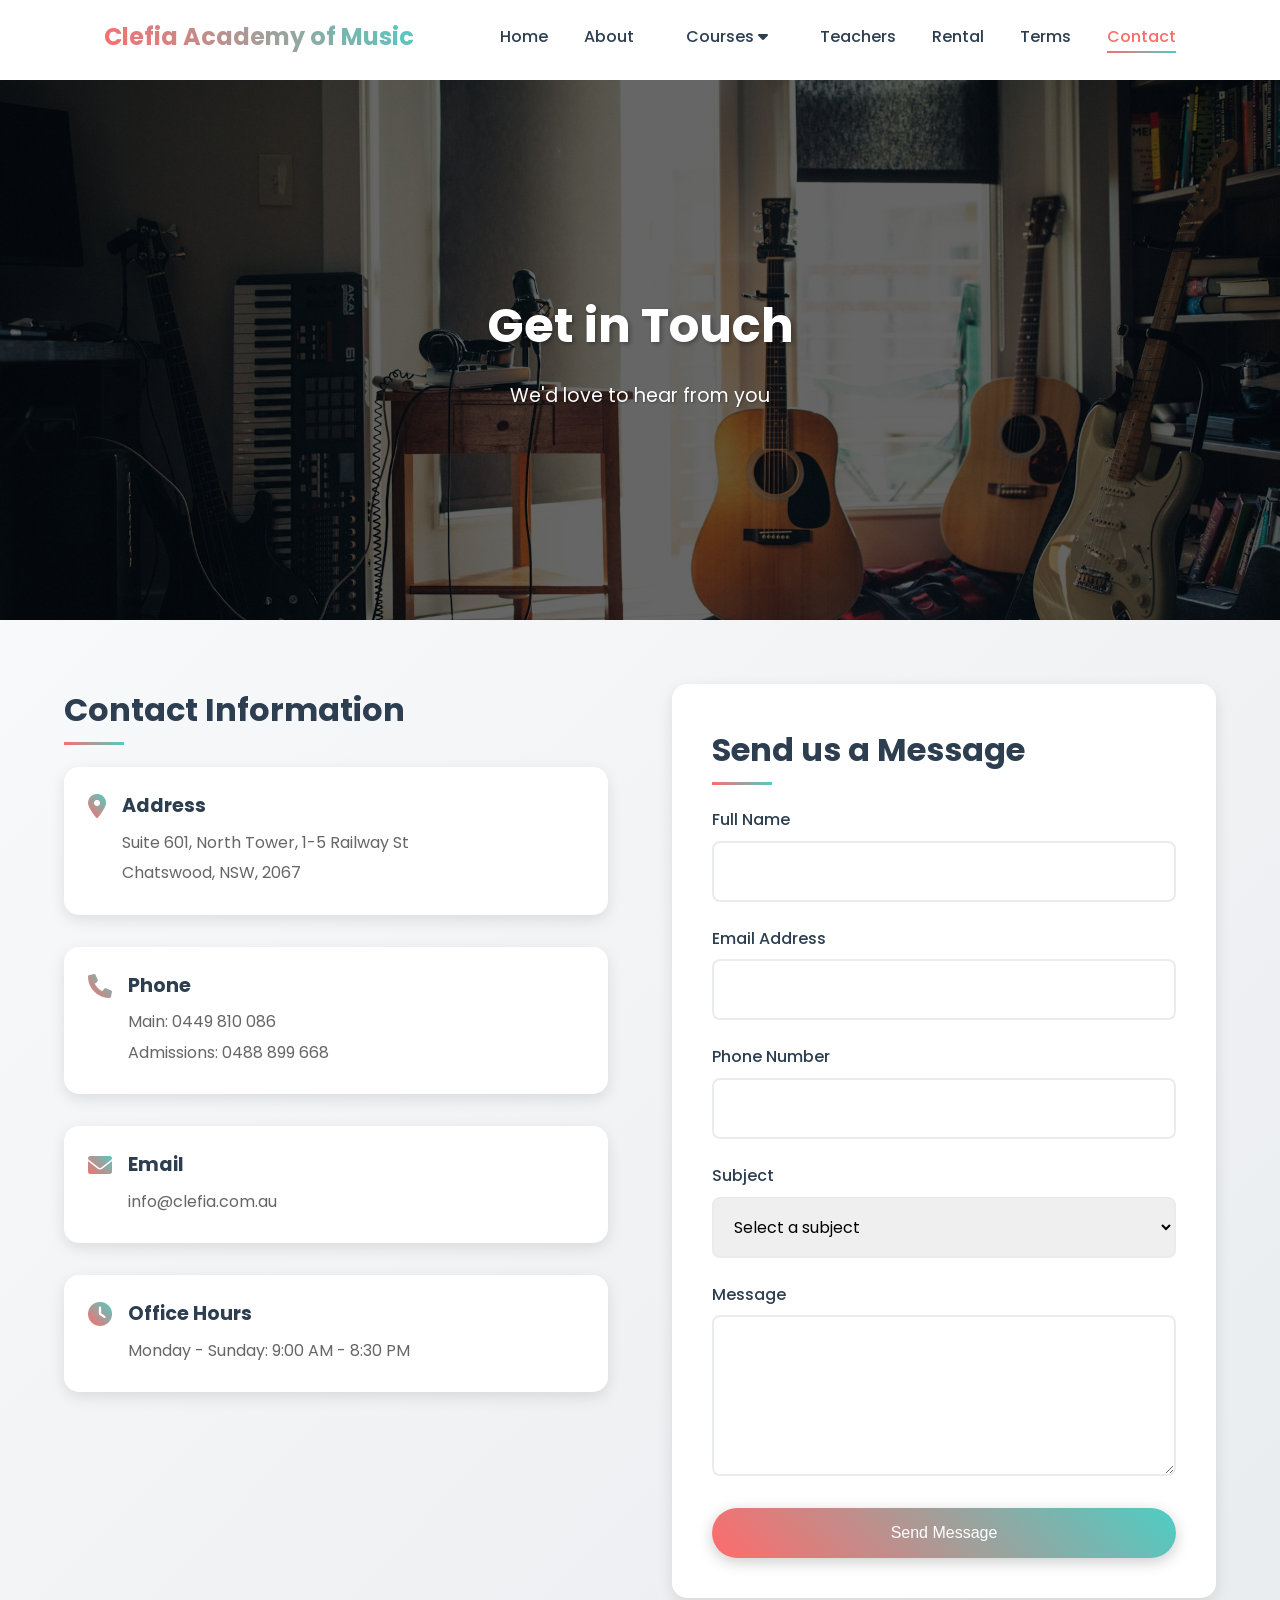
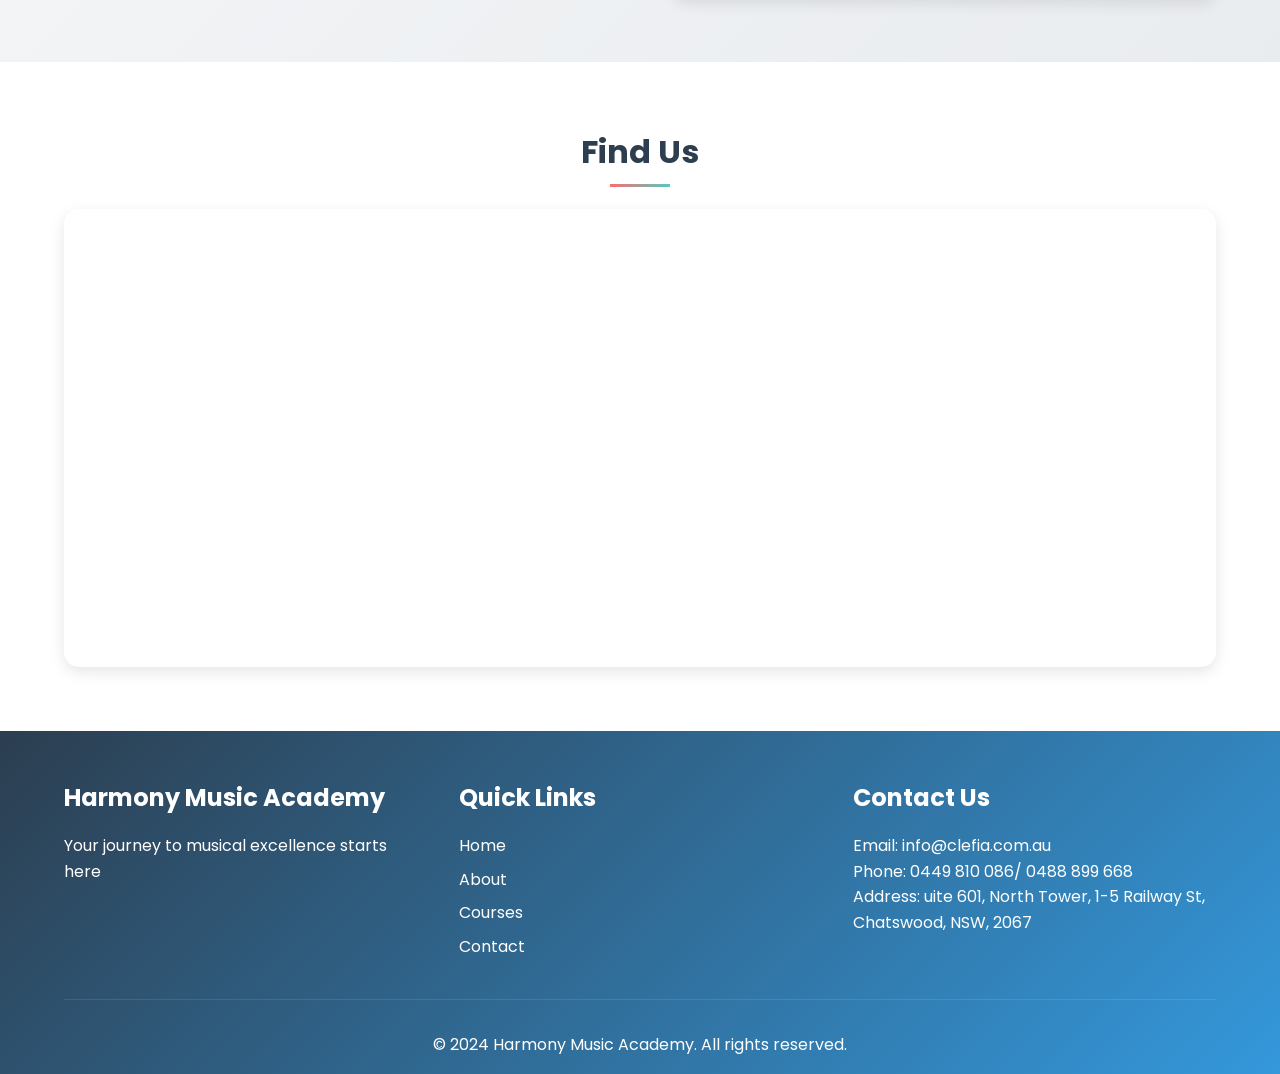
<file: contact.html>
<!DOCTYPE html>
<html lang="en">
<head>
    <meta charset="UTF-8">
    <meta name="viewport" content="width=device-width, initial-scale=1.0">
    <title>Contact Us - Clefia Academy of Music</title>
    <link rel="stylesheet" href="css/style.css">
    <link rel="stylesheet" href="css/contact.css">
    <link rel="stylesheet" href="https://cdnjs.cloudflare.com/ajax/libs/font-awesome/6.0.0/css/all.min.css">
    <link href="https://fonts.googleapis.com/css2?family=Poppins:wght@300;400;500;600;700&display=swap" rel="stylesheet">
</head>
<body>
    <!-- Header Section -->
    <header>
        <nav class="navbar">
            <div class="logo">
                <h1>Clefia Academy of Music</h1>
            </div>
            <div class="nav-links">
                <a href="index.html">Home</a>
                <a href="about.html">About</a>
                
                <!-- Courses 下拉菜单 -->
                <!-- Courses 下拉菜单 -->
                <div class="nav-item">
                    <a href="courses.html" class="nav-dropbtn">Courses <i class="fas fa-caret-down"></i></a>
                    <div class="nav-dropdown-content">
                        <!-- Private 分类 -->
                        <div class="nav-subitem">
                            <span class="nav-subtitle">Private <i class=""></i></span>
                            <div class="nav-subdropdown-content">
                                <a href="OnetoOne_course.html">1 on 1</a>
                                <a href="HSC_course.html">HSC</a>
                                <a href="Audition_course.html">Audition</a>
                            </div>
                        </div>
                        <!-- Group 分类 -->
                        <div class="nav-subitem">
                            <span class="nav-subtitle">Group <i class=""></i></span>
                            <div class="nav-subdropdown-content">
                                <a href="AMEB_course.html">AMEB</a>
                                <a href="Hoppi_course.html">MINI HOPPI</a>
                                <a href="Hoppipolla_course.html">HOPPIPOLLA</a>
                                <a href="Contemporary_course.html">COMTEMPORARY</a>
                            </div>
                        </div>
                    </div>
                </div>


                <a href="teachers.html">Teachers</a>
                <a href="rental.html">Rental</a>
                <a href="terms.html">Terms</a>
                <a href="contact.html" class="active">Contact</a>
            </div>
            <div class="hamburger">
                <span></span>
                <span></span>
                <span></span>
            </div>
        </nav>
    </header>

    <!-- Contact Hero Section -->
    <section class="contact-hero">
        <div class="contact-hero-content">
            <h1>Get in Touch</h1>
            <p>We'd love to hear from you</p>
        </div>
    </section>

    <!-- Contact Section -->
    <section class="contact-section">
        <div class="contact-container">
            <!-- Contact Information -->
            <div class="contact-info">
                <h2>Contact Information</h2>
                <div class="info-item">
                    <i class="fas fa-map-marker-alt"></i>
                    <div>
                        <h3>Address</h3>
                        <p>Suite 601, North Tower, 1-5 Railway St</p>
                        <p>Chatswood, NSW, 2067</p>
                    </div>
                </div>
                <div class="info-item">
                    <i class="fas fa-phone"></i>
                    <div>
                        <h3>Phone</h3>
                        <p>Main: 0449 810 086</p>
                        <p>Admissions: 0488 899 668</p>
                    </div>
                </div>
                <div class="info-item">
                    <i class="fas fa-envelope"></i>
                    <div>
                        <h3>Email</h3>
                        <p>info@clefia.com.au</p>
                    </div>
                </div>
                <div class="info-item">
                    <i class="fas fa-clock"></i>
                    <div>
                        <h3>Office Hours</h3>
                        <p>Monday - Sunday: 9:00 AM - 8:30 PM</p>
                    </div>
                </div>
            </div>

            <!-- Contact Form -->
            <div class="contact-form">
                <h2>Send us a Message</h2>
                <form id="contactForm">
                    <div class="form-group">
                        <label for="name">Full Name</label>
                        <input type="text" id="name" name="name" required>
                    </div>
                    <div class="form-group">
                        <label for="email">Email Address</label>
                        <input type="email" id="email" name="email" required>
                    </div>
                    <div class="form-group">
                        <label for="phone">Phone Number</label>
                        <input type="tel" id="phone" name="phone">
                    </div>
                    <div class="form-group">
                        <label for="subject">Subject</label>
                        <select id="subject" name="subject" required>
                            <option value="">Select a subject</option>
                            <option value="admissions">Admissions</option>
                            <option value="courses">Course Information</option>
                            <option value="general">General Inquiry</option>
                            <option value="other">Other</option>
                        </select>
                    </div>
                    <div class="form-group">
                        <label for="message">Message</label>
                        <textarea id="message" name="message" rows="5" required></textarea>
                    </div>
                    <button type="submit" class="submit-btn">Send Message</button>
                </form>
            </div>
        </div>
    </section>

    <!-- Map Section -->
    <section class="map-section">
        <h2>Find Us</h2>
        <div class="map-container">
            <iframe 
                src="https://www.google.com/maps/embed?pb=!1m18!1m12!1m3!1d3315.6199461047895!2d151.17804807582172!3d-33.7963112732544!2m3!1f0!2f0!3f0!3m2!1i1024!2i768!4f13.1!3m3!1m2!1s0x6b12a993468dda6d%3A0x7ca2d05e95e05ac4!2sClefia%20Academy%20of%20Music!5e0!3m2!1sen!2sau!4v1758447619773!5m2!1sen!2sau"
                width="100%" 
                height="450" 
                style="border:0;" 
                allowfullscreen="" 
                loading="lazy">
            </iframe>
        </div>
    </section>

    <!-- Footer -->
    <footer>
        <div class="footer-content">
            <div class="footer-section">
                <h3>Harmony Music Academy</h3>
                <p>Your journey to musical excellence starts here</p>
            </div>
            <div class="footer-section">
                <h3>Quick Links</h3>
                <ul>
                    <li><a href="index.html">Home</a></li>
                    <li><a href="about.html">About</a></li>
                    <li><a href="courses.html">Courses</a></li>
                    <li><a href="contact.html">Contact</a></li>
                </ul>
            </div>
            <div class="footer-section">
                <h3>Contact Us</h3>
                <p>Email: info@clefia.com.au</p>
                <p>Phone: 0449 810 086/ 0488 899 668</p>
                <p>Address: uite 601, North Tower, 1-5 Railway St, Chatswood, NSW, 2067</p>
            </div>
        </div>
        <div class="footer-bottom">
            <p>&copy; 2024 Harmony Music Academy. All rights reserved.</p>
        </div>
    </footer>

    <script src="js/main.js"></script>
    <script src="js/contact.js"></script>
</body>
</html>
</file>
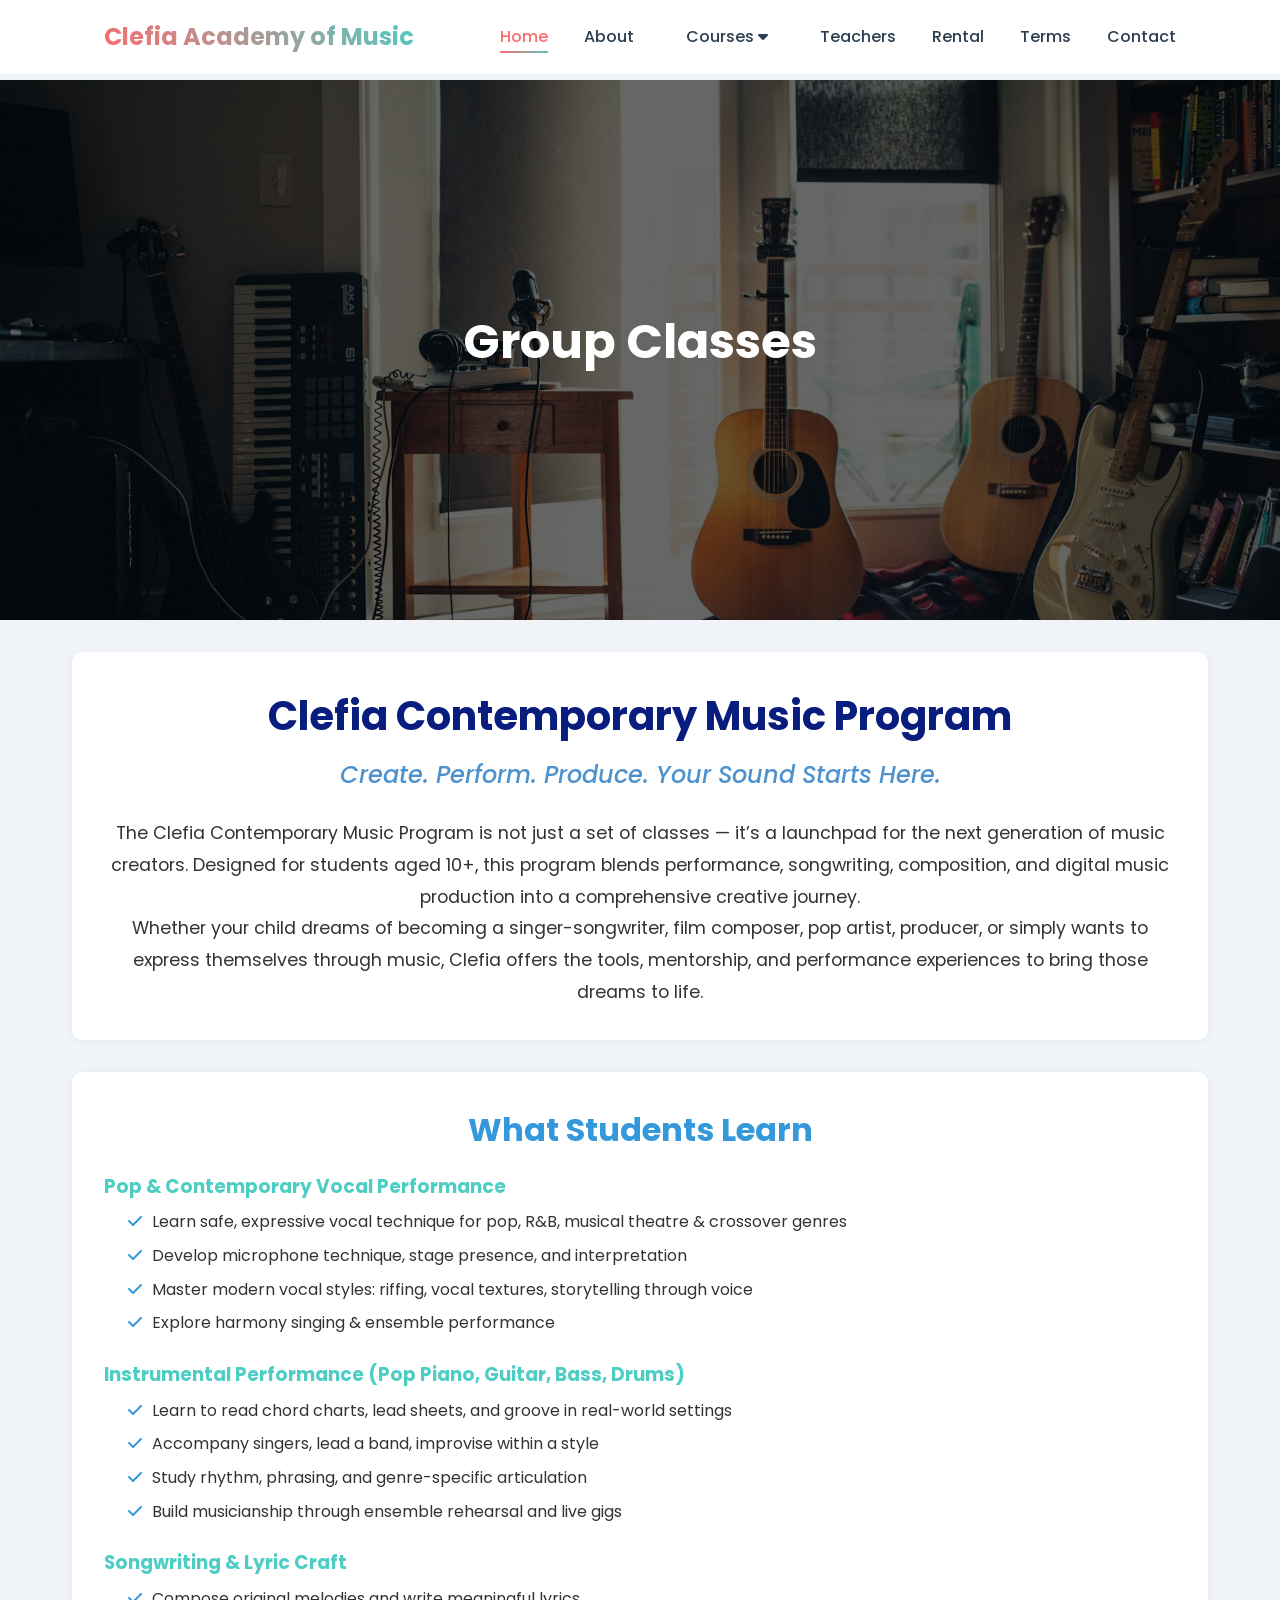
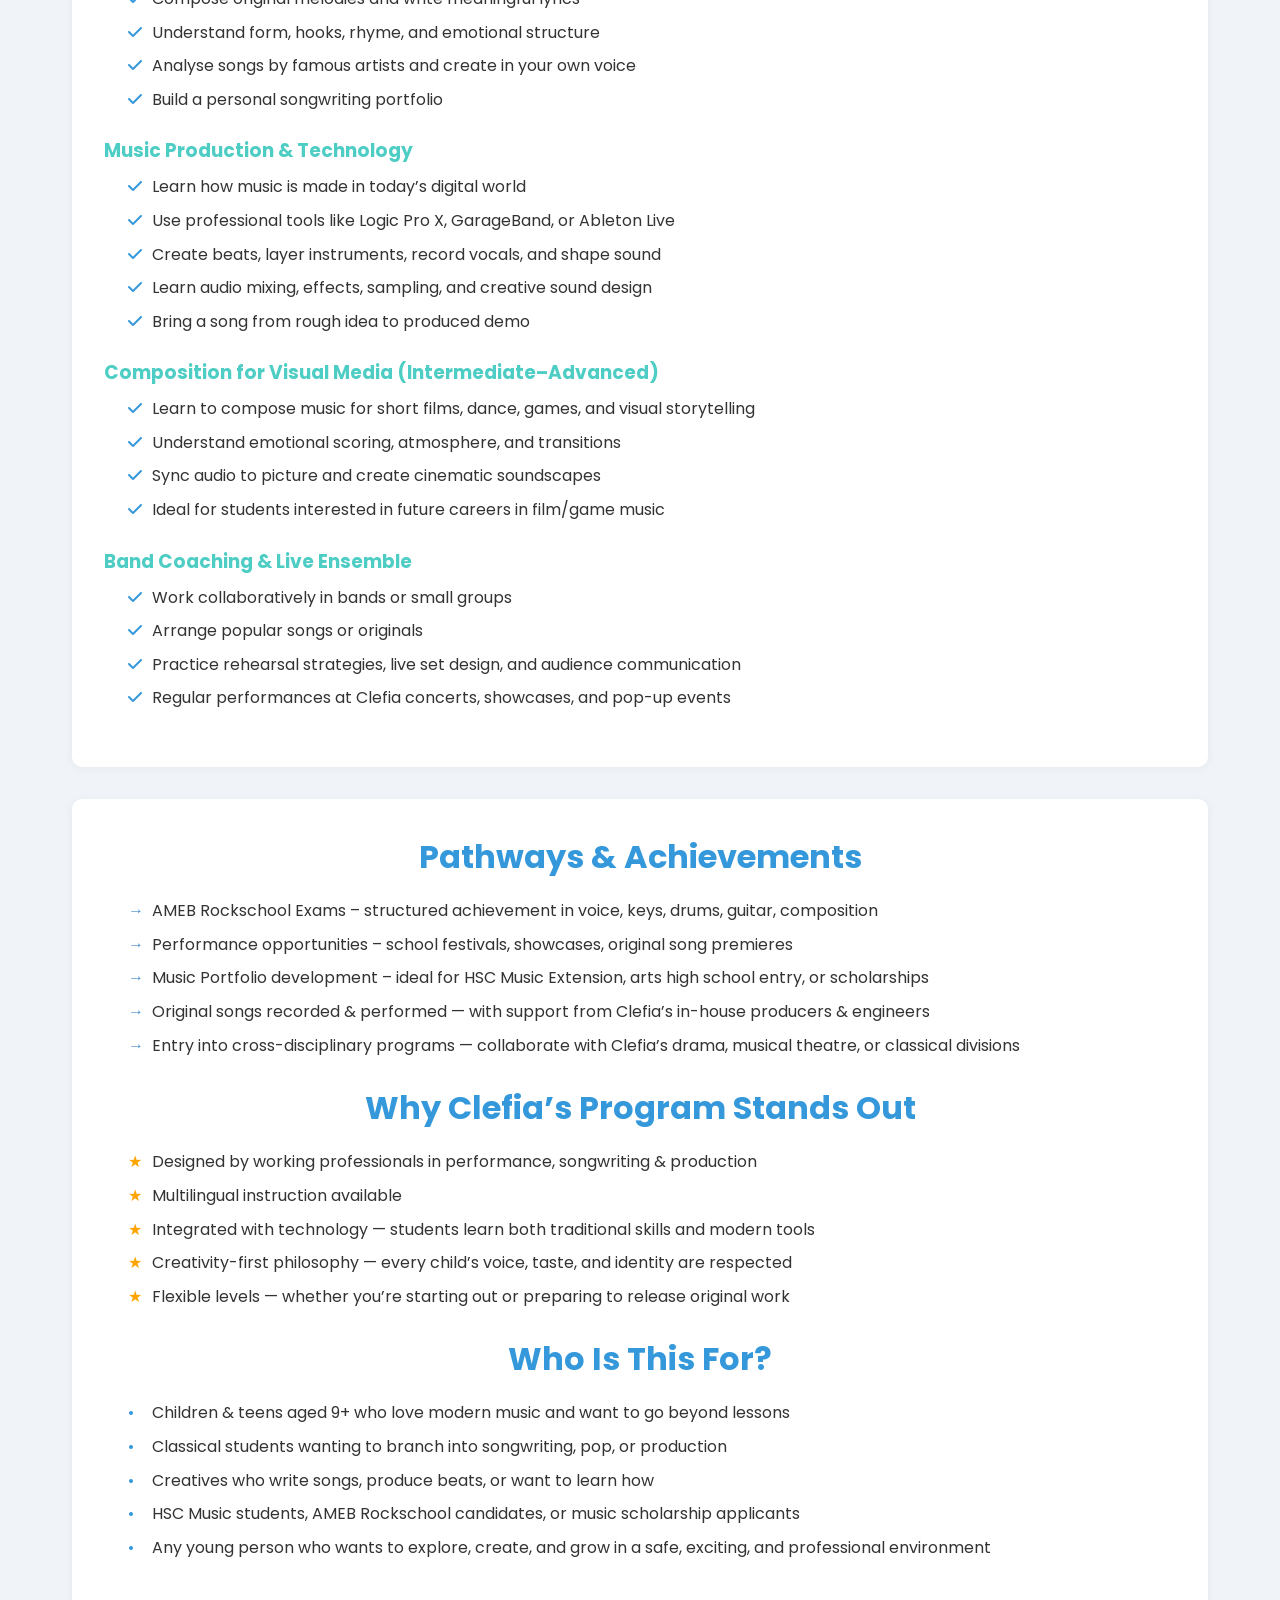
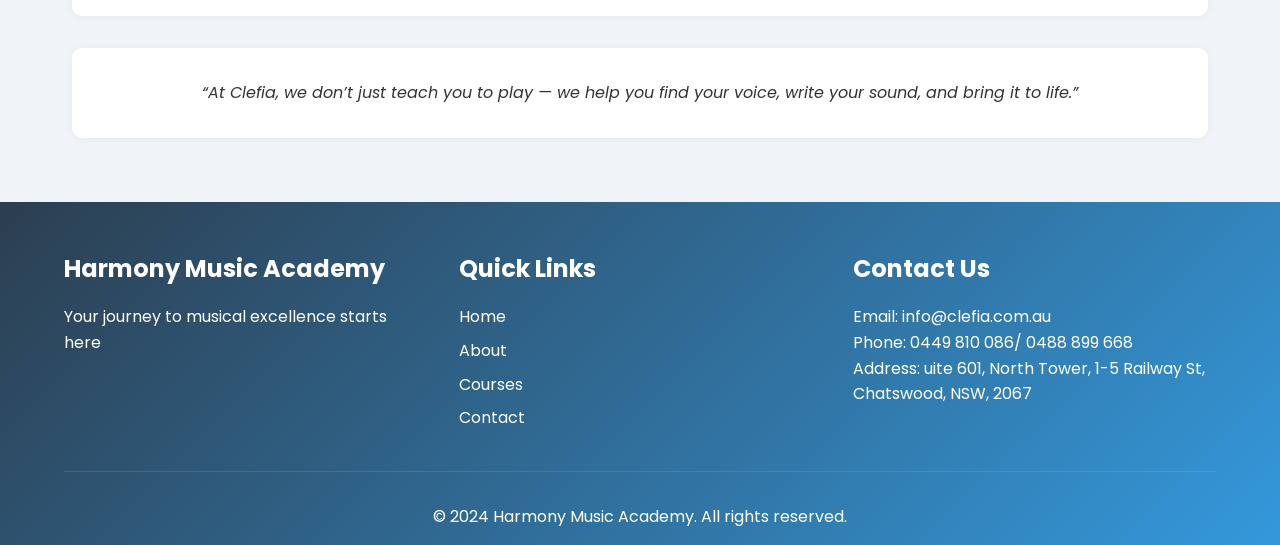
<file: Contemporary_course.html>
<!DOCTYPE html>
<html lang="en">

<head>
    <meta charset="UTF-8">
    <meta name="viewport" content="width=device-width, initial-scale=1.0">
    <title>Clefia HSC Music Preparation Program</title>
    <link rel="stylesheet" href="css/style.css">
    <link rel="stylesheet" href="https://cdnjs.cloudflare.com/ajax/libs/font-awesome/6.0.0/css/all.min.css">
    <link href="https://fonts.googleapis.com/css2?family=Poppins:wght@300;400;500;600;700&display=swap"
        rel="stylesheet">
    <style>
        body {
            font-family: 'Poppins', sans-serif;
            line-height: 1.6;
            color: #333;
            background-color: #f0f4f8;
        }



        main.container {
            max-width: 1200px;
            margin: 0 auto;
            padding: 2rem;
        }

        .section-title {
            font-size: 2rem;
            margin-bottom: 1rem;
            text-align: center;
            color: rgb(52, 152, 219);
        }

        .course-description h1 {
            font-size: 2.5rem;
            color: rgb(8, 29, 125);
            text-align: center;
            margin-bottom: 0.5rem;
        }

        .course-description h3 {
            font-size: 1.5rem;
            color: rgb(78, 146, 205);
            text-align: center;
            margin-bottom: 1.5rem;
            font-weight: 500;
            font-style: italic;
        }

        .course-description p {
            font-size: 1.1rem;
            line-height: 1.8;
            text-align: center;
            color: #333;
        }

        .course-description,
        .program-streams,
        .why-choose,
        .support-pathways {
            background-color: #fff;
            padding: 2rem;
            border-radius: 10px;
            margin-bottom: 2rem;
            box-shadow: 0 1px 8px rgba(0, 0, 0, 0.05);
        }

        .program-module {
            margin-bottom: 1.5rem;
        }

        .program-module h3 {
            color: rgb(78, 205, 196);
            margin-bottom: 0.5rem;
        }

        .program-module ul {
            list-style: none;
            padding-left: 1rem;
        }

        .program-module ul li {
            margin-bottom: 0.5rem;
            position: relative;
            padding-left: 1.5rem;
        }

        .program-module ul li::before {
            content: "\f00c";
            font-family: "Font Awesome 6 Free";
            font-weight: 900;
            position: absolute;
            left: 0;
            color: rgb(52, 152, 219);
        }

        table {
            width: 100%;
            border-collapse: collapse;
            margin-top: 1rem;
        }

        table,
        th,
        td {
            border: 1px solid #ddd;
        }

        th,
        td {
            padding: 0.75rem;
            text-align: left;
        }

        th {
            background-color: rgb(78, 205, 196);
            color: #fff;
        }


        /* 默认课程亮点 ✓ */
        .program-module ul li::before {
            content: "✓";
            font-family: "Font Awesome 6 Free";
            font-weight: 900;
            position: absolute;
            left: 0;
            color: rgb(52, 152, 219);
        }

        /* Pathways 使用箭头 → */
        .program-module.pathways ul li::before {
            content: "→";
            font-family: inherit;
            font-weight: normal;
            color: rgb(78, 146, 205);
        }

        /* Why 使用星号 ★ */
        .program-module.why ul li::before {
            content: "★";
            font-family: inherit;
            font-weight: normal;
            color: rgb(255, 165, 0);
        }

        /* Who 使用小圆点 • */
        .program-module.who ul li::before {
            content: "•";
            font-family: inherit;
            font-weight: normal;
            color: rgb(52, 152, 219);
        }

        /* 调整列表位置 */
        .program-module ul {
            list-style: none;
            padding-left: 1.5rem;
            position: relative;
        }

        .program-module ul li {
            margin-bottom: 0.5rem;
            position: relative;
            padding-left: 1.5rem;
        }
    </style>
</head>

<body>
    <header>
        <nav class="navbar">
            <div class="logo">
                <h1>Clefia Academy of Music</h1>
            </div>
            <div class="nav-links">
                <a href="index.html" class="active">Home</a>
                <a href="about.html">About</a>


                <!-- Courses 下拉菜单 -->
                <div class="nav-item">
                    <a href="courses.html" class="nav-dropbtn">Courses <i class="fas fa-caret-down"></i></a>
                    <div class="nav-dropdown-content">
                        <!-- Private 分类 -->
                        <div class="nav-subitem">
                            <span class="nav-subtitle">Private <i class=""></i></span>
                            <div class="nav-subdropdown-content">
                                <a href="OnetoOne_course.html">1 on 1</a>
                                <a href="HSC_course.html">HSC</a>
                                <a href="Audition_course.html">Audition</a>
                            </div>
                        </div>
                        <!-- Group 分类 -->
                        <div class="nav-subitem">
                            <span class="nav-subtitle">Group <i class=""></i></span>
                            <div class="nav-subdropdown-content">
                                <a href="AMEB_course.html">AMEB</a>
                                <a href="Hoppi_course.html">MINI HOPPI</a>
                                <a href="Hoppipolla_course.html">HOPPIPOLLA</a>
                                <a href="Contemporary_course.html">COMTEMPORARY</a>
                            </div>
                        </div>
                    </div>
                </div>


                <a href="teachers.html">Teachers</a>
                <a href="rental.html">Rental</a>
                <a href="terms.html">Terms</a>
                <a href="contact.html">Contact</a>
            </div>
            <div class="hamburger">
                <span></span>
                <span></span>
                <span></span>
            </div>
        </nav>
    </header>


    <!-- Courses Hero Section -->
    <section class="courses-hero">
        <div class="courses-hero-content">
            <h1>Group Classes</h1>
            <h2></h2>
            <p>
            </p>
        </div>
    </section>
    <main class="container">
        <!-- Course Description -->
        <!-- Course Description -->
        <section class="course-description">
            <h1>Clefia Contemporary Music Program</h1>
            <h3>Create. Perform. Produce. Your Sound Starts Here.</h3>
            <p>
                The Clefia Contemporary Music Program is not just a set of classes — it’s a launchpad for the next
                generation of music creators. Designed for students aged 10+, this program blends performance,
                songwriting, composition, and digital music production into a comprehensive creative journey.
            </p>
            <p>
                Whether your child dreams of becoming a singer-songwriter, film composer, pop artist, producer,
                or simply wants to express themselves through music, Clefia offers the tools, mentorship, and
                performance experiences to bring those dreams to life.
            </p>
        </section>

        <!-- Program Streams -->
        <section class="program-streams">
            <h2 class="section-title">What Students Learn</h2>

            <div class="program-module">
                <h3>Pop & Contemporary Vocal Performance</h3>
                <ul>
                    <li>Learn safe, expressive vocal technique for pop, R&B, musical theatre & crossover genres</li>
                    <li>Develop microphone technique, stage presence, and interpretation</li>
                    <li>Master modern vocal styles: riffing, vocal textures, storytelling through voice</li>
                    <li>Explore harmony singing & ensemble performance</li>
                </ul>
            </div>

            <div class="program-module">
                <h3>Instrumental Performance (Pop Piano, Guitar, Bass, Drums)</h3>
                <ul>
                    <li>Learn to read chord charts, lead sheets, and groove in real-world settings</li>
                    <li>Accompany singers, lead a band, improvise within a style</li>
                    <li>Study rhythm, phrasing, and genre-specific articulation</li>
                    <li>Build musicianship through ensemble rehearsal and live gigs</li>
                </ul>
            </div>

            <div class="program-module">
                <h3>Songwriting & Lyric Craft</h3>
                <ul>
                    <li>Compose original melodies and write meaningful lyrics</li>
                    <li>Understand form, hooks, rhyme, and emotional structure</li>
                    <li>Analyse songs by famous artists and create in your own voice</li>
                    <li>Build a personal songwriting portfolio</li>
                </ul>
            </div>

            <div class="program-module">
                <h3>Music Production & Technology</h3>
                <ul>
                    <li>Learn how music is made in today’s digital world</li>
                    <li>Use professional tools like Logic Pro X, GarageBand, or Ableton Live</li>
                    <li>Create beats, layer instruments, record vocals, and shape sound</li>
                    <li>Learn audio mixing, effects, sampling, and creative sound design</li>
                    <li>Bring a song from rough idea to produced demo</li>
                </ul>
            </div>

            <div class="program-module">
                <h3>Composition for Visual Media (Intermediate–Advanced)</h3>
                <ul>
                    <li>Learn to compose music for short films, dance, games, and visual storytelling</li>
                    <li>Understand emotional scoring, atmosphere, and transitions</li>
                    <li>Sync audio to picture and create cinematic soundscapes</li>
                    <li>Ideal for students interested in future careers in film/game music</li>
                </ul>
            </div>

            <div class="program-module">
                <h3>Band Coaching & Live Ensemble</h3>
                <ul>
                    <li>Work collaboratively in bands or small groups</li>
                    <li>Arrange popular songs or originals</li>
                    <li>Practice rehearsal strategies, live set design, and audience communication</li>
                    <li>Regular performances at Clefia concerts, showcases, and pop-up events</li>
                </ul>
            </div>
        </section>

        <!-- Support & Pathways -->
        <section class="support-pathways">

            <h2 class="section-title">Pathways & Achievements</h2>
            <div class="program-module pathways">
                <ul>
                    <li>AMEB Rockschool Exams – structured achievement in voice, keys, drums, guitar, composition</li>
                    <li>Performance opportunities – school festivals, showcases, original song premieres</li>
                    <li>Music Portfolio development – ideal for HSC Music Extension, arts high school entry, or
                        scholarships</li>
                    <li>Original songs recorded & performed — with support from Clefia’s in-house producers & engineers
                    </li>
                    <li>Entry into cross-disciplinary programs — collaborate with Clefia’s drama, musical theatre, or
                        classical divisions</li>
                </ul>
            </div>

            <h2 class="section-title">Why Clefia’s Program Stands Out</h2>
            <div class="program-module why">
                <ul>
                    <li>Designed by working professionals in performance, songwriting & production</li>
                    <li>Multilingual instruction available</li>
                    <li>Integrated with technology — students learn both traditional skills and modern tools</li>
                    <li>Creativity-first philosophy — every child’s voice, taste, and identity are respected</li>
                    <li>Flexible levels — whether you’re starting out or preparing to release original work</li>
                </ul>
            </div>

            <h2 class="section-title">Who Is This For?</h2>
            <div class="program-module who">
                <ul>
                    <li>Children & teens aged 9+ who love modern music and want to go beyond lessons</li>
                    <li>Classical students wanting to branch into songwriting, pop, or production</li>
                    <li>Creatives who write songs, produce beats, or want to learn how</li>
                    <li>HSC Music students, AMEB Rockschool candidates, or music scholarship applicants</li>
                    <li>Any young person who wants to explore, create, and grow in a safe, exciting, and professional
                        environment</li>
                </ul>
            </div>
        </section>

        <section class="why-choose">
            <p style="text-align:center; font-style:italic;">
                “At Clefia, we don’t just teach you to play — we help you find your voice, write your sound, and bring
                it to life.”
            </p>
        </section>

    </main>

    <footer>
        <div class="footer-content">
            <div class="footer-section">
                <h3>Harmony Music Academy</h3>
                <p>Your journey to musical excellence starts here</p>
            </div>
            <div class="footer-section">
                <h3>Quick Links</h3>
                <ul>
                    <li><a href="index.html">Home</a></li>
                    <li><a href="about.html">About</a></li>
                    <li><a href="courses.html">Courses</a></li>
                    <li><a href="contact.html">Contact</a></li>
                </ul>
            </div>
            <div class="footer-section">
                <h3>Contact Us</h3>
                <p>Email: info@clefia.com.au</p>
                <p>Phone: 0449 810 086/ 0488 899 668</p>
                <p>Address: uite 601, North Tower, 1-5 Railway St, Chatswood, NSW, 2067</p>
            </div>
        </div>
        <div class="footer-bottom">
            <p>&copy; 2024 Harmony Music Academy. All rights reserved.</p>
        </div>
    </footer>

    <script src="js/main.js"></script>
    <script>
        const hamburger = document.querySelector('.hamburger');
        const navLinks = document.querySelector('.nav-links');

        hamburger.addEventListener('click', () => {
            navLinks.classList.toggle('active');
            hamburger.classList.toggle('active');
        });

        // 移动端点击展开一级和二级下拉
        document.querySelectorAll('.nav-dropbtn, .nav-subtitle').forEach(item => {
            item.addEventListener('click', (e) => {
                e.preventDefault(); // 防止 a 标签直接跳转
                e.stopPropagation();

                const nextMenu = item.nextElementSibling;
                if (nextMenu && (nextMenu.classList.contains('nav-dropdown-content') || nextMenu.classList.contains('nav-subdropdown-content'))) {
                    nextMenu.classList.toggle('active');
                }
            });
        });

        // 点击空白处关闭下拉
        document.addEventListener('click', (e) => {
            if (!e.target.closest('.nav-item')) {
                document.querySelectorAll('.nav-dropdown-content, .nav-subdropdown-content').forEach(menu => {
                    menu.classList.remove('active');
                });
            }
        });

    </script>
</body>

</html>
</file>
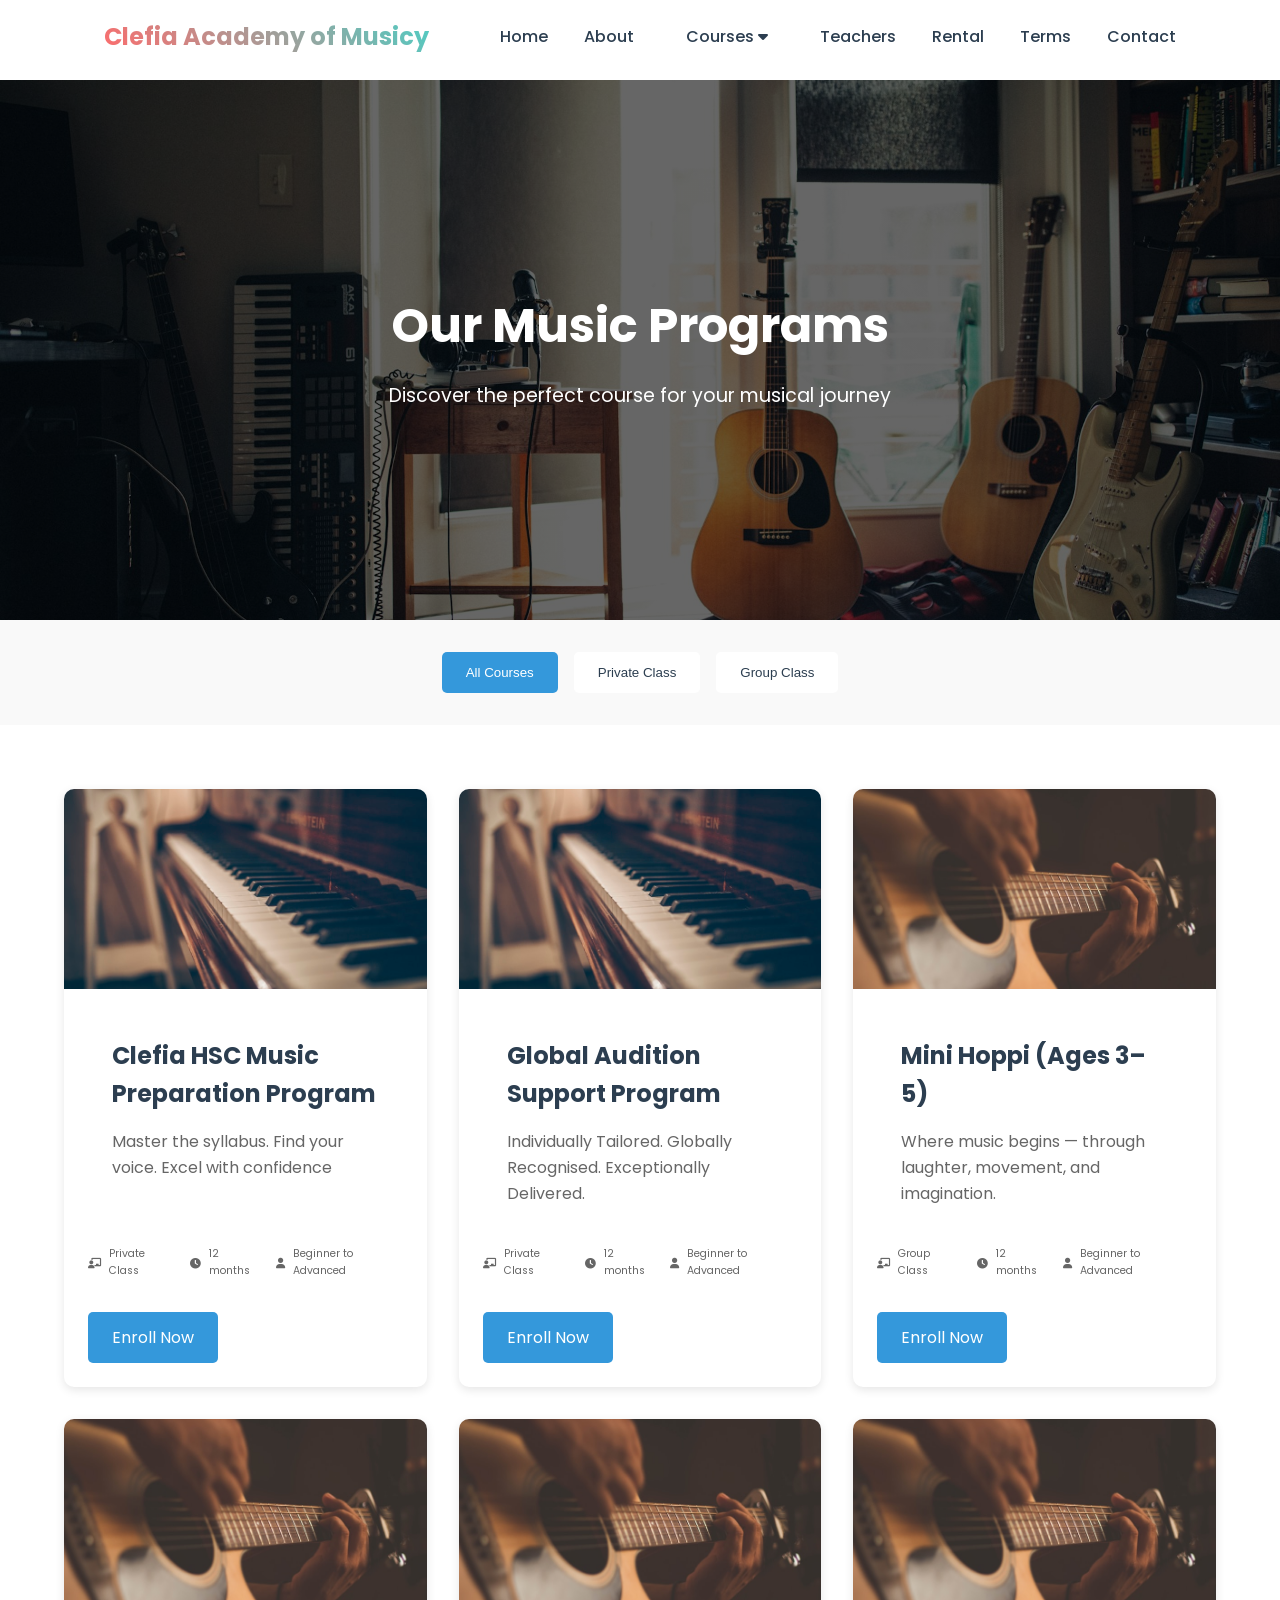
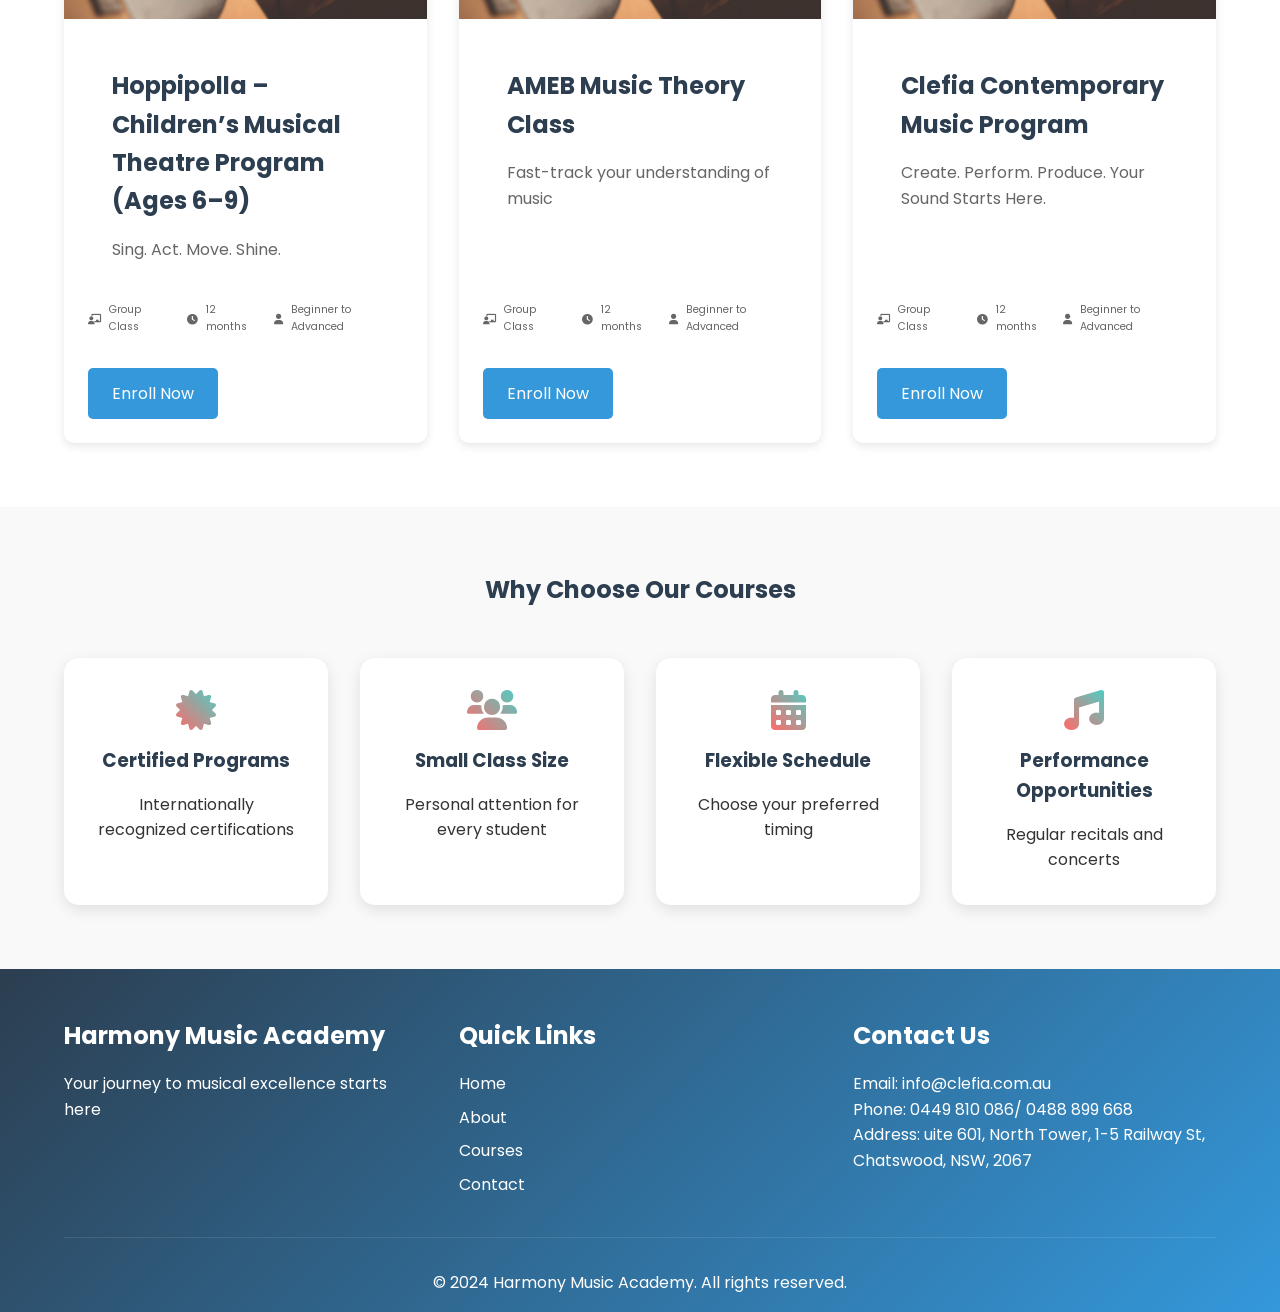
<file: courses.html>
<!DOCTYPE html>
<html lang="en">
<head>
    <meta charset="UTF-8">
    <meta name="viewport" content="width=device-width, initial-scale=1.0">
    <title>Courses - Clefia Academy of Music</title>
    <link rel="stylesheet" href="css/style.css">
    <link rel="stylesheet" href="https://cdnjs.cloudflare.com/ajax/libs/font-awesome/6.0.0/css/all.min.css">
    <link href="https://fonts.googleapis.com/css2?family=Poppins:wght@300;400;500;600;700&display=swap" rel="stylesheet">
</head>
<body>
    <!-- Header Section -->
    <header>
        <nav class="navbar">
            <div class="logo">
                <h1>Clefia Academy of Musicy</h1>
            </div>
            <div class="nav-links">
                <a href="index.html">Home</a>
                <a href="about.html">About</a>

                <!-- Courses 下拉菜单 -->
                <div class="nav-item">
                    <a href="courses.html" class="nav-dropbtn">Courses <i class="fas fa-caret-down"></i></a>
                    <div class="nav-dropdown-content">
                        <!-- Private 分类 -->
                        <div class="nav-subitem">
                            <span class="nav-subtitle">Private <i class=""></i></span>
                            <div class="nav-subdropdown-content">
                                <a href="OnetoOne_course.html">1 on 1</a>
                                <a href="HSC_course.html">HSC</a>
                                <a href="Audition_course.html">Audition</a>
                            </div>
                        </div>
                        <!-- Group 分类 -->
                        <div class="nav-subitem">
                            <span class="nav-subtitle">Group <i class=""></i></span>
                            <div class="nav-subdropdown-content">
                                <a href="AMEB_course.html">AMEB</a>
                                <a href="Hoppi_course.html">MINI HOPPI</a>
                                <a href="Hoppipolla_course.html">HOPPIPOLLA</a>
                                <a href="Contemporary_course.html">COMTEMPORARY</a>
                            </div>
                        </div>
                    </div>
                </div>


                <a href="teachers.html">Teachers</a>
                <a href="rental.html">Rental</a>
                <a href="terms.html">Terms</a>
                <a href="contact.html">Contact</a>
            </div>
            <div class="hamburger">
                <span></span>
                <span></span>
                <span></span>
            </div>
        </nav>
    </header>

    <!-- Courses Hero Section -->
    <section class="courses-hero">
        <div class="courses-hero-content">
            <h1>Our Music Programs</h1>
            <p>Discover the perfect course for your musical journey</p>
        </div>
    </section>

    <!-- Course Categories -->
    <section class="course-categories">
        <div class="category-filters">
            <button class="filter-btn active" data-filter="all">All Courses</button>
            <button class="filter-btn" data-filter="one">Private Class</button>
            <button class="filter-btn" data-filter="group">Group Class</button>
        </div>
    </section>

    <!-- Courses Grid -->
    <section class="courses-grid-section">
        <div class="courses-grid">
            <!-- 1-1 Course -->
            <div class="course-card" data-category="one">
                <img src="images/piano-course.jpg" alt="HSC">
                <div class="course-content">
                    <h3>Clefia HSC Music Preparation Program</h3>
                    <p>Master the syllabus. Find your voice. Excel with confidence</p>
                    <div class="course-details">
                        <span><i class="fas fa-chalkboard-teacher"></i> Private Class</span>
                        <span><i class="fas fa-clock"></i> 12 months</span>
                        <span><i class="fas fa-user"></i> Beginner to Advanced</span>
                    </div>
                    <a href="HSC_course.html" class="enroll-btn">Enroll Now</a>
                </div>
            </div>
            <div class="course-card" data-category="one">
                <img src="images/piano-course.jpg" alt="Audition">
                <div class="course-content">
                    <h3>Global Audition Support Program</h3>
                    <p>Individually Tailored. Globally Recognised. Exceptionally Delivered.</p>
                    <div class="course-details">
                        <span><i class="fas fa-chalkboard-teacher"></i> Private Class</span>
                        <span><i class="fas fa-clock"></i> 12 months</span>
                        <span><i class="fas fa-user"></i> Beginner to Advanced</span>
                    </div>
                    <a href="Audition_course.html" class="enroll-btn">Enroll Now</a>
                </div>
            </div>

            <!-- Group Course -->
            <div class="course-card" data-category="group">
                <img src="images/guitar-course.jpg" alt="Hoppi">
                <div class="course-content">
                    <h3>Mini Hoppi (Ages 3–5)</h3>
                    <p>Where music begins — through laughter, movement, and imagination.</p>
                    <div class="course-details">
                        <span><i class="fas fa-chalkboard-teacher"></i> Group Class</span>
                        <span><i class="fas fa-clock"></i> 12 months</span>
                        <span><i class="fas fa-user"></i> Beginner to Advanced</span>
                    </div>
                    <a href="Hoppi_course.html" class="enroll-btn">Enroll Now</a>
                </div>
            </div>

            <div class="course-card" data-category="group">
                <img src="images/guitar-course.jpg" alt="Hoppipolla">
                <div class="course-content">
                    <h3>Hoppipolla – Children’s Musical Theatre Program (Ages 6–9)</h3>
                    <p>Sing. Act. Move. Shine.</p>
                    <div class="course-details">
                        <span><i class="fas fa-chalkboard-teacher"></i> Group Class</span>
                        <span><i class="fas fa-clock"></i> 12 months</span>
                        <span><i class="fas fa-user"></i> Beginner to Advanced</span>
                    </div>
                    <a href="Hoppipolla_course.html" class="enroll-btn">Enroll Now</a>
                </div>
            </div>

            <div class="course-card" data-category="group">
                <img src="images/guitar-course.jpg" alt="AMED">
                <div class="course-content">
                    <h3>AMEB Music Theory Class</h3>
                    <p>Fast-track your understanding of music</p>
                    <div class="course-details">
                        <span><i class="fas fa-chalkboard-teacher"></i> Group Class</span>
                        <span><i class="fas fa-clock"></i> 12 months</span>
                        <span><i class="fas fa-user"></i> Beginner to Advanced</span>
                    </div>
                    <a href="AMEB_course.html" class="enroll-btn">Enroll Now</a>
                </div>
            </div>
            
            <div class="course-card" data-category="group">
                <img src="images/guitar-course.jpg" alt="Contemporary">
                <div class="course-content">
                    <h3>Clefia Contemporary Music Program</h3>
                    <p>Create. Perform. Produce. Your Sound Starts Here.</p>
                    <div class="course-details">
                        <span><i class="fas fa-chalkboard-teacher"></i> Group Class</span>
                        <span><i class="fas fa-clock"></i> 12 months</span>
                        <span><i class="fas fa-user"></i> Beginner to Advanced</span>
                    </div>
                    <a href="Contemporary_course.html" class="enroll-btn">Enroll Now</a>
                </div>
            </div>

            
        </div>
    </section>

    <!-- Course Features -->
    <section class="course-features">
        <h2>Why Choose Our Courses</h2>
        <div class="features-grid">
            <div class="feature">
                <i class="fas fa-certificate"></i>
                <h3>Certified Programs</h3>
                <p>Internationally recognized certifications</p>
            </div>
            <div class="feature">
                <i class="fas fa-users"></i>
                <h3>Small Class Size</h3>
                <p>Personal attention for every student</p>
            </div>
            <div class="feature">
                <i class="fas fa-calendar-alt"></i>
                <h3>Flexible Schedule</h3>
                <p>Choose your preferred timing</p>
            </div>
            <div class="feature">
                <i class="fas fa-music"></i>
                <h3>Performance Opportunities</h3>
                <p>Regular recitals and concerts</p>
            </div>
        </div>
    </section>

    <!-- Footer -->
    <footer>
        <div class="footer-content">
            <div class="footer-section">
                <h3>Harmony Music Academy</h3>
                <p>Your journey to musical excellence starts here</p>
            </div>
            <div class="footer-section">
                <h3>Quick Links</h3>
                <ul>
                    <li><a href="index.html">Home</a></li>
                    <li><a href="about.html">About</a></li>
                    <li><a href="courses.html">Courses</a></li>
                    <li><a href="contact.html">Contact</a></li>
                </ul>
            </div>
            <div class="footer-section">
                <h3>Contact Us</h3>
                <p>Email: info@clefia.com.au</p>
                <p>Phone: 0449 810 086/ 0488 899 668</p>
                <p>Address: uite 601, North Tower, 1-5 Railway St, Chatswood, NSW, 2067</p>
            </div>
        </div>
        <div class="footer-bottom">
            <p>&copy; 2024 Harmony Music Academy. All rights reserved.</p>
        </div>
    </footer>

    <script src="js/main.js"></script>
    <script src="js/courses.js"></script>
</body>
</html>
</file>
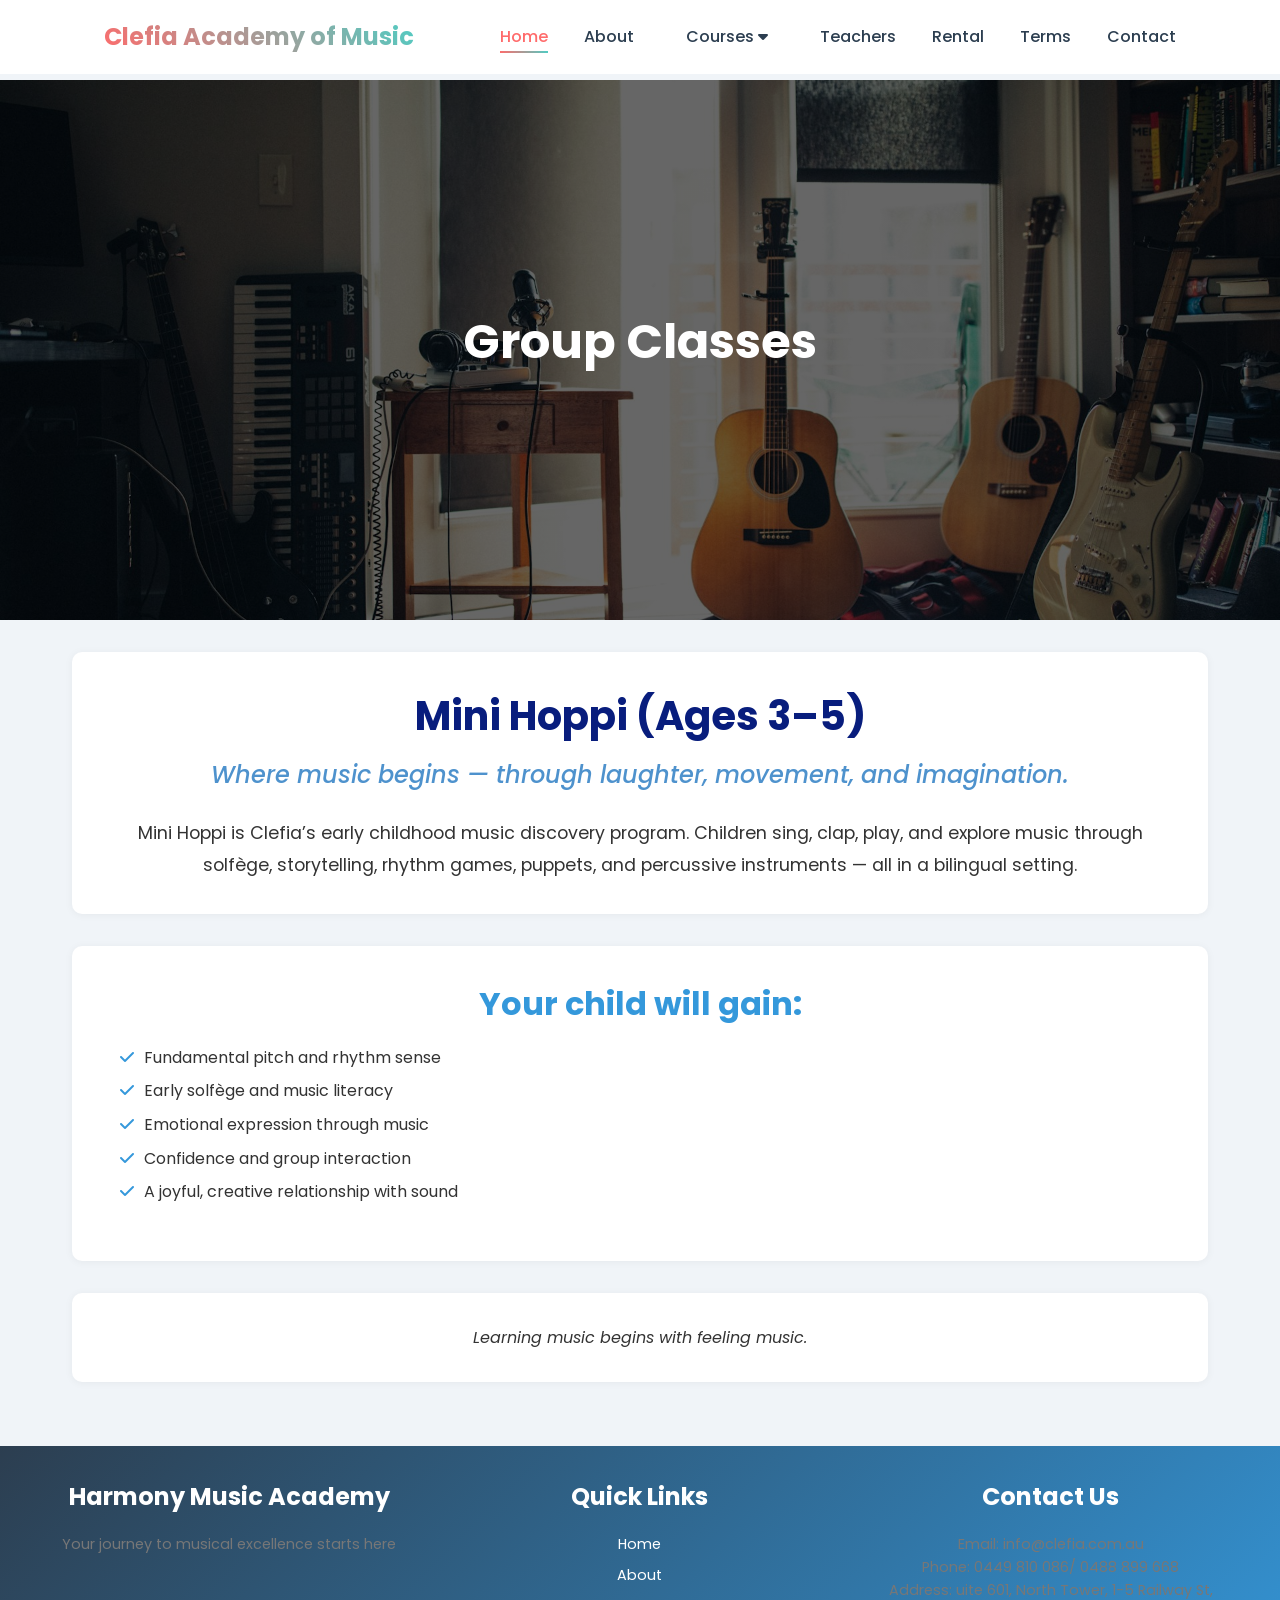
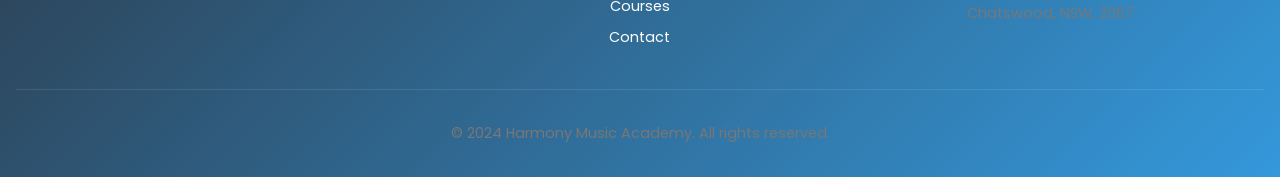
<file: Hoppi_course.html>
<!DOCTYPE html>
<html lang="en">

<head>
    <meta charset="UTF-8">
    <meta name="viewport" content="width=device-width, initial-scale=1.0">
    <title>Clefia HSC Music Preparation Program</title>
    <link rel="stylesheet" href="css/style.css">
    <link rel="stylesheet" href="https://cdnjs.cloudflare.com/ajax/libs/font-awesome/6.0.0/css/all.min.css">
    <link href="https://fonts.googleapis.com/css2?family=Poppins:wght@300;400;500;600;700&display=swap"
        rel="stylesheet">
    <style>
        body {
            font-family: 'Poppins', sans-serif;
            line-height: 1.6;
            color: #333;
            background-color: #f0f4f8;
        }

        

        main.container {
            max-width: 1200px;
            margin: 0 auto;
            padding: 2rem;
        }

        .section-title {
            font-size: 2rem;
            margin-bottom: 1rem;
            text-align: center;
            color: rgb(52, 152, 219);
        }

        .course-description h1 {
            font-size: 2.5rem;
            color: rgb(8, 29, 125);
            text-align: center;
            margin-bottom: 0.5rem;
        }

        .course-description h3 {
            font-size: 1.5rem;
            color: rgb(78, 146, 205);
            text-align: center;
            margin-bottom: 1.5rem;
            font-weight: 500;
            font-style: italic;
        }

        .course-description p {
            font-size: 1.1rem;
            line-height: 1.8;
            text-align: center;
            color: #333;
        }

        .course-description,
        .program-streams,
        .why-choose,
        .support-pathways {
            background-color: #fff;
            padding: 2rem;
            border-radius: 10px;
            margin-bottom: 2rem;
            box-shadow: 0 1px 8px rgba(0, 0, 0, 0.05);
        }

        .program-module {
            margin-bottom: 1.5rem;
        }

        .program-module h3 {
            color: rgb(78, 205, 196);
            margin-bottom: 0.5rem;
        }

        .program-module ul {
            list-style: none;
            padding-left: 1rem;
        }

        .program-module ul li {
            margin-bottom: 0.5rem;
            position: relative;
            padding-left: 1.5rem;
        }

        .program-module ul li::before {
            content: "\f00c";
            font-family: "Font Awesome 6 Free";
            font-weight: 900;
            position: absolute;
            left: 0;
            color: rgb(52, 152, 219);
        }

        table {
            width: 100%;
            border-collapse: collapse;
            margin-top: 1rem;
        }

        table,
        th,
        td {
            border: 1px solid #ddd;
        }

        th,
        td {
            padding: 0.75rem;
            text-align: left;
        }

        th {
            background-color: rgb(78, 205, 196);
            color: #fff;
        }

        footer {
            text-align: center;
            padding: 2rem 1rem;
            font-size: 0.9rem;
            color: #777;
        }
    </style>
</head>

<body>
    <header>
        <nav class="navbar">
            <div class="logo">
                <h1>Clefia Academy of Music</h1>
            </div>
            <div class="nav-links">
                <a href="index.html" class="active">Home</a>
                <a href="about.html">About</a>


                <!-- Courses 下拉菜单 -->
                <div class="nav-item">
                    <a href="courses.html" class="nav-dropbtn">Courses <i class="fas fa-caret-down"></i></a>
                    <div class="nav-dropdown-content">
                        <!-- Private 分类 -->
                        <div class="nav-subitem">
                            <span class="nav-subtitle">Private <i class=""></i></span>
                            <div class="nav-subdropdown-content">
                                <a href="OnetoOne_course.html">1 on 1</a>
                                <a href="HSC_course.html">HSC</a>
                                <a href="Audition_course.html">Audition</a>
                            </div>
                        </div>
                        <!-- Group 分类 -->
                        <div class="nav-subitem">
                            <span class="nav-subtitle">Group <i class=""></i></span>
                            <div class="nav-subdropdown-content">
                                <a href="AMEB_course.html">AMEB</a>
                                <a href="Hoppi_course.html">MINI HOPPI</a>
                                <a href="Hoppipolla_course.html">HOPPIPOLLA</a>
                                <a href="Contemporary_course.html">COMTEMPORARY</a>
                            </div>
                        </div>
                    </div>
                </div>


                <a href="teachers.html">Teachers</a>
                <a href="rental.html">Rental</a>
                <a href="terms.html">Terms</a>
                <a href="contact.html">Contact</a>
            </div>
            <div class="hamburger">
                <span></span>
                <span></span>
                <span></span>
            </div>
        </nav>
    </header>


    <!-- Courses Hero Section -->
    <section class="courses-hero">
        <div class="courses-hero-content">
            <h1>Group Classes</h1>
            <h2></h2>
            <p>
            </p>
        </div>
    </section>
    <main class="container">
        <!-- Course Description -->
        <section class="course-description">
            <h1>Mini Hoppi (Ages 3–5)</h1>
            <h3>Where music begins — through laughter, movement, and imagination.</h3>
            <p>
                Mini Hoppi is Clefia’s early childhood music discovery program. Children sing, clap, play,
                and explore music through solfège, storytelling, rhythm games, puppets, and percussive instruments —
                all in a bilingual setting.
            </p>
        </section>

        <!-- Program Streams -->
        <section class="program-streams">
            <h2 class="section-title">Your child will gain:</h2>
            <div class="program-module">
                <ul>
                    <li>Fundamental pitch and rhythm sense</li>
                    <li>Early solfège and music literacy</li>
                    <li>Emotional expression through music</li>
                    <li>Confidence and group interaction</li>
                    <li>A joyful, creative relationship with sound</li>
                </ul>
            </div>
        </section>

        <!-- Why Choose Us -->
        <section class="why-choose">
            <p style="text-align:center; font-style:italic;">
                Learning music begins with feeling music.
            </p>
        </section>

    </main>

    <footer>
        <div class="footer-content">
            <div class="footer-section">
                <h3>Harmony Music Academy</h3>
                <p>Your journey to musical excellence starts here</p>
            </div>
            <div class="footer-section">
                <h3>Quick Links</h3>
                <ul>
                    <li><a href="index.html">Home</a></li>
                    <li><a href="about.html">About</a></li>
                    <li><a href="courses.html">Courses</a></li>
                    <li><a href="contact.html">Contact</a></li>
                </ul>
            </div>
            <div class="footer-section">
                <h3>Contact Us</h3>
                <p>Email: info@clefia.com.au</p>
                <p>Phone: 0449 810 086/ 0488 899 668</p>
                <p>Address: uite 601, North Tower, 1-5 Railway St, Chatswood, NSW, 2067</p>
            </div>
        </div>
        <div class="footer-bottom">
            <p>&copy; 2024 Harmony Music Academy. All rights reserved.</p>
        </div>
    </footer>
    <script src="js/main.js"></script>
    <script>
        const hamburger = document.querySelector('.hamburger');
        const navLinks = document.querySelector('.nav-links');

        hamburger.addEventListener('click', () => {
            navLinks.classList.toggle('active');
            hamburger.classList.toggle('active');
        });

        // 移动端点击展开一级和二级下拉
        document.querySelectorAll('.nav-dropbtn, .nav-subtitle').forEach(item => {
            item.addEventListener('click', (e) => {
                e.preventDefault(); // 防止 a 标签直接跳转
                e.stopPropagation();

                const nextMenu = item.nextElementSibling;
                if (nextMenu && (nextMenu.classList.contains('nav-dropdown-content') || nextMenu.classList.contains('nav-subdropdown-content'))) {
                    nextMenu.classList.toggle('active');
                }
            });
        });

        // 点击空白处关闭下拉
        document.addEventListener('click', (e) => {
            if (!e.target.closest('.nav-item')) {
                document.querySelectorAll('.nav-dropdown-content, .nav-subdropdown-content').forEach(menu => {
                    menu.classList.remove('active');
                });
            }
        });

    </script>
</body>

</html>
</file>
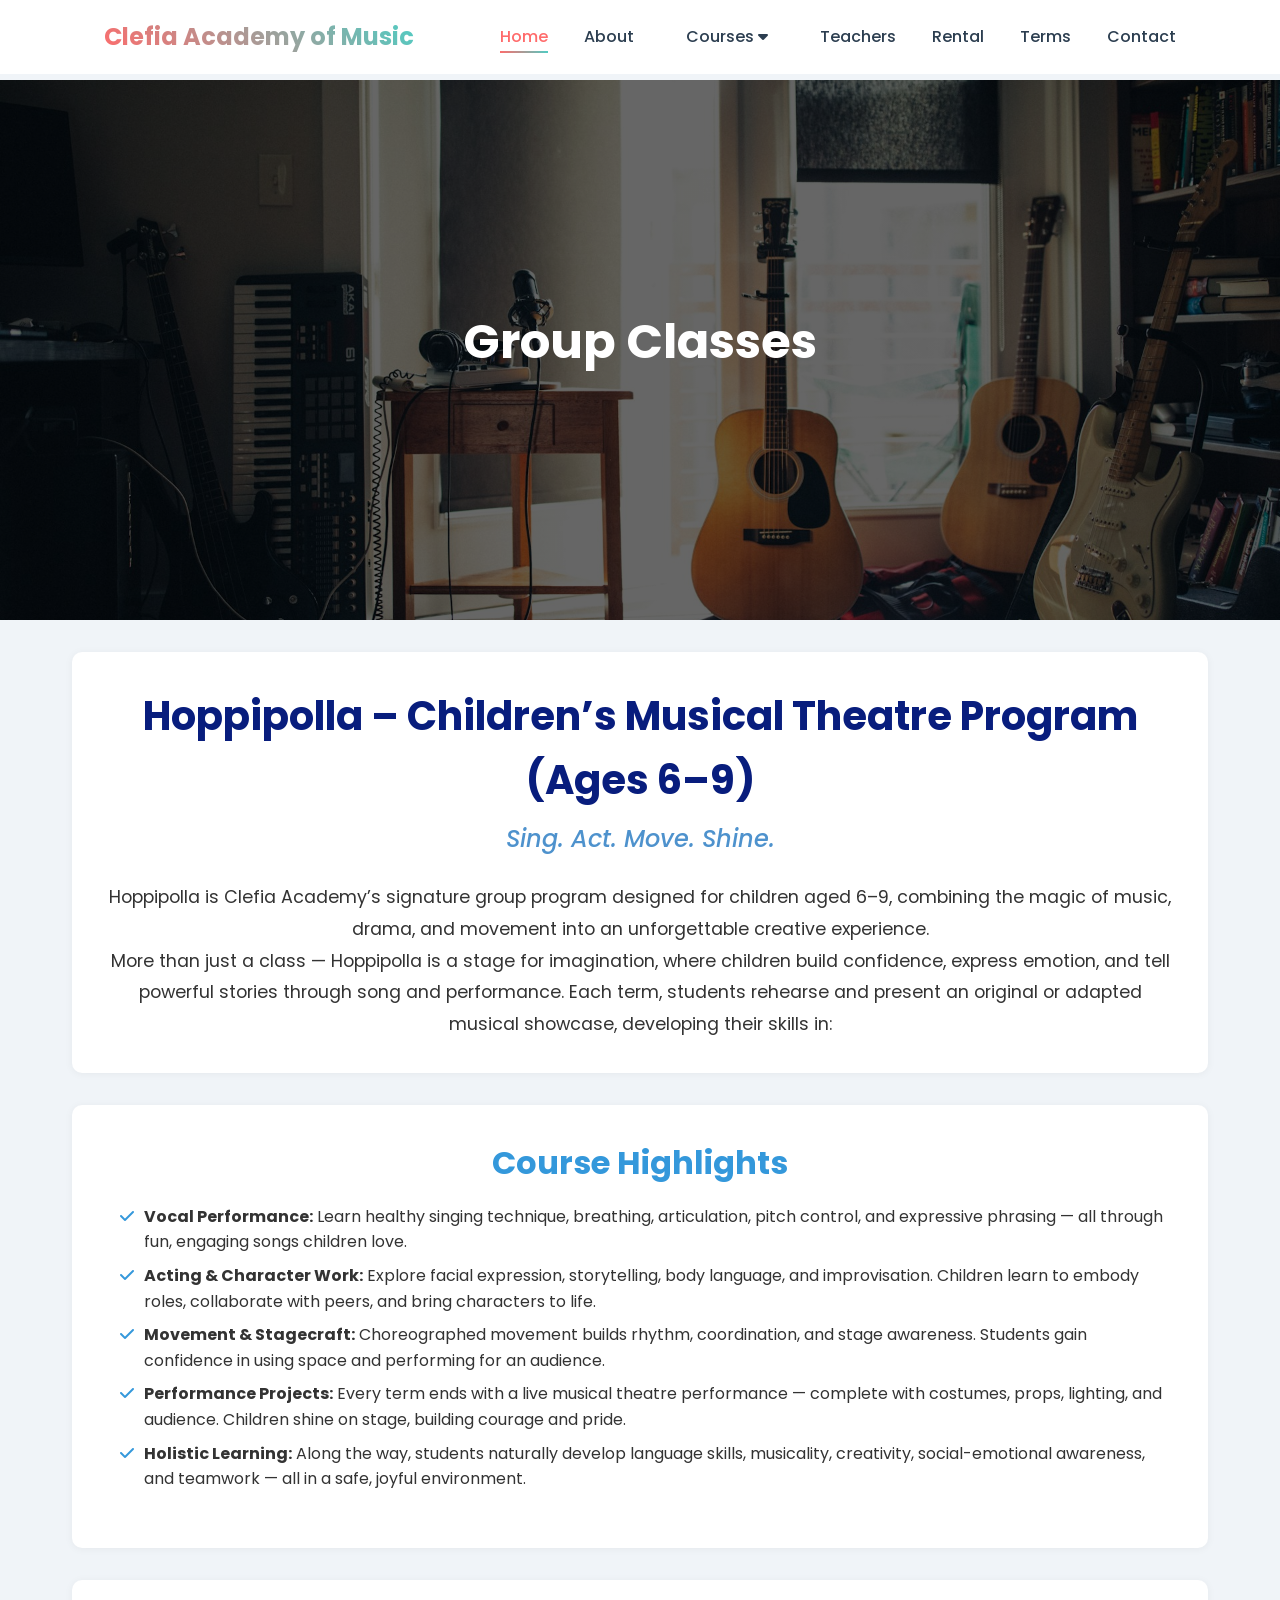
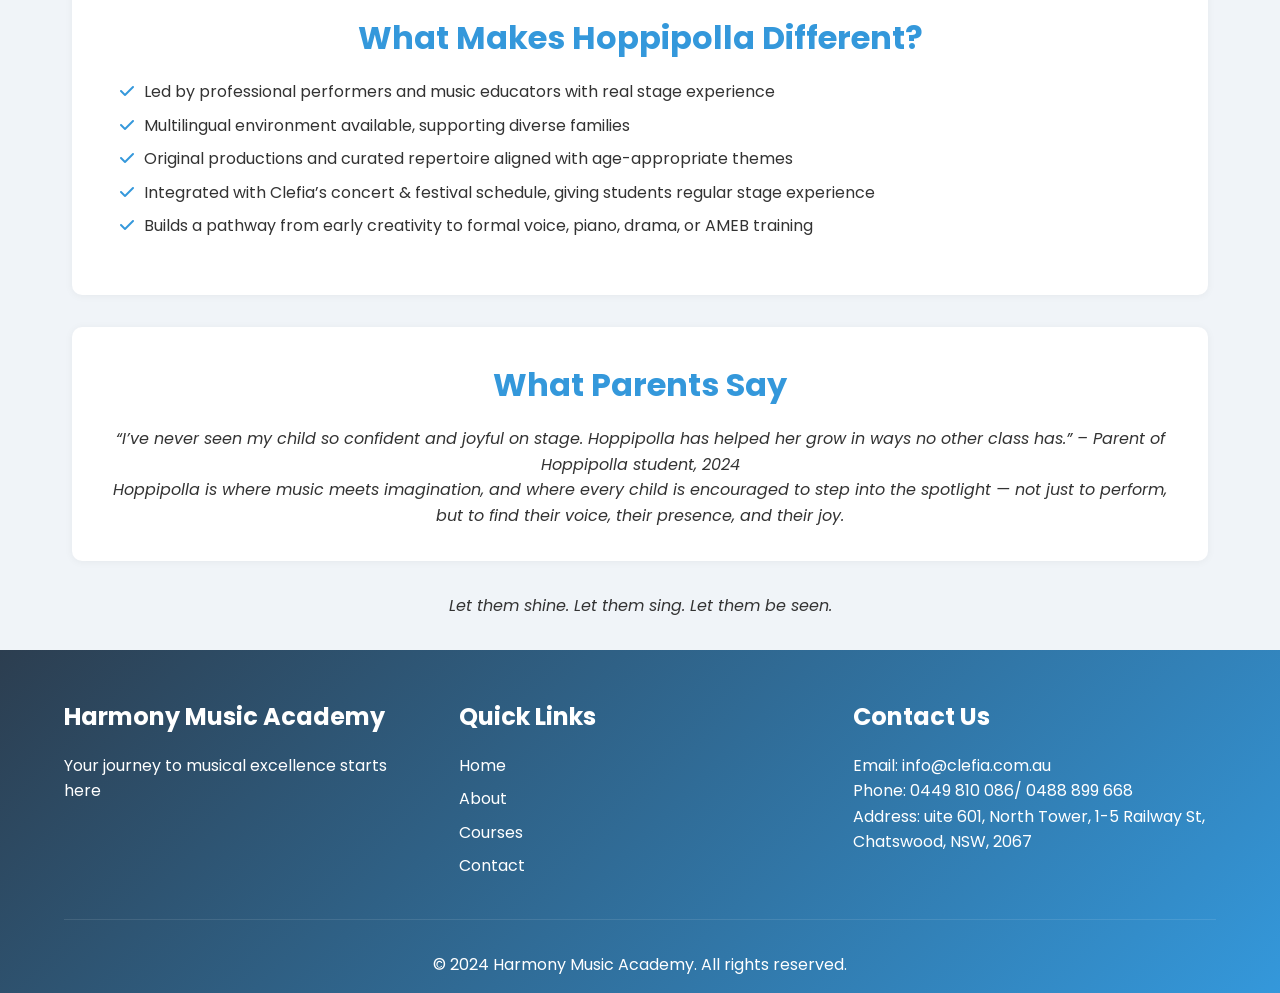
<file: Hoppipolla_course.html>
<!DOCTYPE html>
<html lang="en">

<head>
    <meta charset="UTF-8">
    <meta name="viewport" content="width=device-width, initial-scale=1.0">
    <title>Clefia HSC Music Preparation Program</title>
    <link rel="stylesheet" href="css/style.css">
    <link rel="stylesheet" href="https://cdnjs.cloudflare.com/ajax/libs/font-awesome/6.0.0/css/all.min.css">
    <link href="https://fonts.googleapis.com/css2?family=Poppins:wght@300;400;500;600;700&display=swap"
        rel="stylesheet">
    <style>
        body {
            font-family: 'Poppins', sans-serif;
            line-height: 1.6;
            color: #333;
            background-color: #f0f4f8;
        }


        main.container {
            max-width: 1200px;
            margin: 0 auto;
            padding: 2rem;
        }

        .section-title {
            font-size: 2rem;
            margin-bottom: 1rem;
            text-align: center;
            color: rgb(52, 152, 219);
        }

        .course-description h1 {
            font-size: 2.5rem;
            color: rgb(8, 29, 125);
            text-align: center;
            margin-bottom: 0.5rem;
        }

        .course-description h3 {
            font-size: 1.5rem;
            color: rgb(78, 146, 205);
            text-align: center;
            margin-bottom: 1.5rem;
            font-weight: 500;
            font-style: italic;
        }

        .course-description p {
            font-size: 1.1rem;
            line-height: 1.8;
            text-align: center;
            color: #333;
        }

        .course-description,
        .program-streams,
        .why-choose,
        .support-pathways {
            background-color: #fff;
            padding: 2rem;
            border-radius: 10px;
            margin-bottom: 2rem;
            box-shadow: 0 1px 8px rgba(0, 0, 0, 0.05);
        }

        .program-module {
            margin-bottom: 1.5rem;
        }

        .program-module h3 {
            color: rgb(78, 205, 196);
            margin-bottom: 0.5rem;
        }

        .program-module ul {
            list-style: none;
            padding-left: 1rem;
        }

        .program-module ul li {
            margin-bottom: 0.5rem;
            position: relative;
            padding-left: 1.5rem;
        }

        .program-module ul li::before {
            content: "\f00c";
            font-family: "Font Awesome 6 Free";
            font-weight: 900;
            position: absolute;
            left: 0;
            color: rgb(52, 152, 219);
        }

        table {
            width: 100%;
            border-collapse: collapse;
            margin-top: 1rem;
        }

        table,
        th,
        td {
            border: 1px solid #ddd;
        }

        th,
        td {
            padding: 0.75rem;
            text-align: left;
        }

        th {
            background-color: rgb(78, 205, 196);
            color: #fff;
        }

       
    </style>
</head>

<body>
    <header>
        <nav class="navbar">
            <div class="logo">
                <h1>Clefia Academy of Music</h1>
            </div>
            <div class="nav-links">
                <a href="index.html" class="active">Home</a>
                <a href="about.html">About</a>


                <!-- Courses 下拉菜单 -->
                <div class="nav-item">
                    <a href="courses.html" class="nav-dropbtn">Courses <i class="fas fa-caret-down"></i></a>
                    <div class="nav-dropdown-content">
                        <!-- Private 分类 -->
                        <div class="nav-subitem">
                            <span class="nav-subtitle">Private <i class=""></i></span>
                            <div class="nav-subdropdown-content">
                                <a href="OnetoOne_course.html">1 on 1</a>
                                <a href="HSC_course.html">HSC</a>
                                <a href="Audition_course.html">Audition</a>
                            </div>
                        </div>
                        <!-- Group 分类 -->
                        <div class="nav-subitem">
                            <span class="nav-subtitle">Group <i class=""></i></span>
                            <div class="nav-subdropdown-content">
                                <a href="AMEB_course.html">AMEB</a>
                                <a href="Hoppi_course.html">MINI HOPPI</a>
                                <a href="Hoppipolla_course.html">HOPPIPOLLA</a>
                                <a href="Contemporary_course.html">COMTEMPORARY</a>
                            </div>
                        </div>
                    </div>
                </div>


                <a href="teachers.html">Teachers</a>
                <a href="rental.html">Rental</a>
                <a href="terms.html">Terms</a>
                <a href="contact.html">Contact</a>
            </div>
            <div class="hamburger">
                <span></span>
                <span></span>
                <span></span>
            </div>
        </nav>
    </header>


    <!-- Courses Hero Section -->
    <section class="courses-hero">
        <div class="courses-hero-content">
            <h1>Group Classes</h1>
            <h2></h2>
            <p>
            </p>
        </div>
    </section>
    <main class="container">
        <!-- Course Description -->
        <section class="course-description">
            <h1>Hoppipolla – Children’s Musical Theatre Program (Ages 6–9)</h1>
            <h3>Sing. Act. Move. Shine.</h3>
            <p>
                Hoppipolla is Clefia Academy’s signature group program designed for children aged 6–9, combining
                the magic of music, drama, and movement into an unforgettable creative experience.
            </p>
            <p>
                More than just a class — Hoppipolla is a stage for imagination, where children build confidence,
                express emotion, and tell powerful stories through song and performance. Each term, students
                rehearse and present an original or adapted musical showcase, developing their skills in:
            </p>
        </section>

        <!-- Program Streams -->
        <section class="program-streams">
            <h2 class="section-title">Course Highlights</h2>
            <div class="program-module">
                <ul>
                    <li><strong>Vocal Performance:</strong> Learn healthy singing technique, breathing, articulation,
                        pitch control, and expressive phrasing — all through fun, engaging songs children love.</li>
                    <li><strong>Acting & Character Work:</strong> Explore facial expression, storytelling, body
                        language, and improvisation. Children learn to embody roles, collaborate with peers, and bring
                        characters to life.</li>
                    <li><strong>Movement & Stagecraft:</strong> Choreographed movement builds rhythm, coordination, and
                        stage awareness. Students gain confidence in using space and performing for an audience.</li>
                    <li><strong>Performance Projects:</strong> Every term ends with a live musical theatre performance —
                        complete with costumes, props, lighting, and audience. Children shine on stage, building courage
                        and pride.</li>
                    <li><strong>Holistic Learning:</strong> Along the way, students naturally develop language skills,
                        musicality, creativity, social-emotional awareness, and teamwork — all in a safe, joyful
                        environment.</li>
                </ul>
            </div>
        </section>

        <!-- Why Choose Us -->
        <section class="why-choose">
            <h2 class="section-title">What Makes Hoppipolla Different?</h2>
            <div class="program-module">
                <ul>
                    <li>Led by professional performers and music educators with real stage experience</li>
                    <li>Multilingual environment available, supporting diverse families</li>
                    <li>Original productions and curated repertoire aligned with age-appropriate themes</li>
                    <li>Integrated with Clefia’s concert & festival schedule, giving students regular stage experience
                    </li>
                    <li>Builds a pathway from early creativity to formal voice, piano, drama, or AMEB training</li>
                </ul>
            </div>
        </section>

        <!-- Support & Testimonials -->
        <section class="support-pathways">
            <h2 class="section-title">What Parents Say</h2>
            <p style="text-align:center; font-style:italic;">
                “I’ve never seen my child so confident and joyful on stage. Hoppipolla has helped her grow in ways no
                other class has.”
                – Parent of Hoppipolla student, 2024
            </p>
            <p style="text-align:center; font-style:italic;">
                Hoppipolla is where music meets imagination, and where every child is encouraged to step into the
                spotlight —
                not just to perform, but to find their voice, their presence, and their joy.
            </p>

        </section>
        <section>
            <p style="text-align:center; font-style:italic;">
            Let them shine. Let them sing. Let them be seen.
        </p>

        </section>

    </main>

    <footer>
        <div class="footer-content">
            <div class="footer-section">
                <h3>Harmony Music Academy</h3>
                <p>Your journey to musical excellence starts here</p>
            </div>
            <div class="footer-section">
                <h3>Quick Links</h3>
                <ul>
                    <li><a href="index.html">Home</a></li>
                    <li><a href="about.html">About</a></li>
                    <li><a href="courses.html">Courses</a></li>
                    <li><a href="contact.html">Contact</a></li>
                </ul>
            </div>
            <div class="footer-section">
                <h3>Contact Us</h3>
                <p>Email: info@clefia.com.au</p>
                <p>Phone: 0449 810 086/ 0488 899 668</p>
                <p>Address: uite 601, North Tower, 1-5 Railway St, Chatswood, NSW, 2067</p>
            </div>
        </div>
        <div class="footer-bottom">
            <p>&copy; 2024 Harmony Music Academy. All rights reserved.</p>
        </div>
    </footer>
    <script src="js/main.js"></script>
    <script>
        const hamburger = document.querySelector('.hamburger');
        const navLinks = document.querySelector('.nav-links');

        hamburger.addEventListener('click', () => {
            navLinks.classList.toggle('active');
            hamburger.classList.toggle('active');
        });

        // 移动端点击展开一级和二级下拉
        document.querySelectorAll('.nav-dropbtn, .nav-subtitle').forEach(item => {
            item.addEventListener('click', (e) => {
                e.preventDefault(); // 防止 a 标签直接跳转
                e.stopPropagation();

                const nextMenu = item.nextElementSibling;
                if (nextMenu && (nextMenu.classList.contains('nav-dropdown-content') || nextMenu.classList.contains('nav-subdropdown-content'))) {
                    nextMenu.classList.toggle('active');
                }
            });
        });

        // 点击空白处关闭下拉
        document.addEventListener('click', (e) => {
            if (!e.target.closest('.nav-item')) {
                document.querySelectorAll('.nav-dropdown-content, .nav-subdropdown-content').forEach(menu => {
                    menu.classList.remove('active');
                });
            }
        });

    </script>
</body>

</html>
</file>
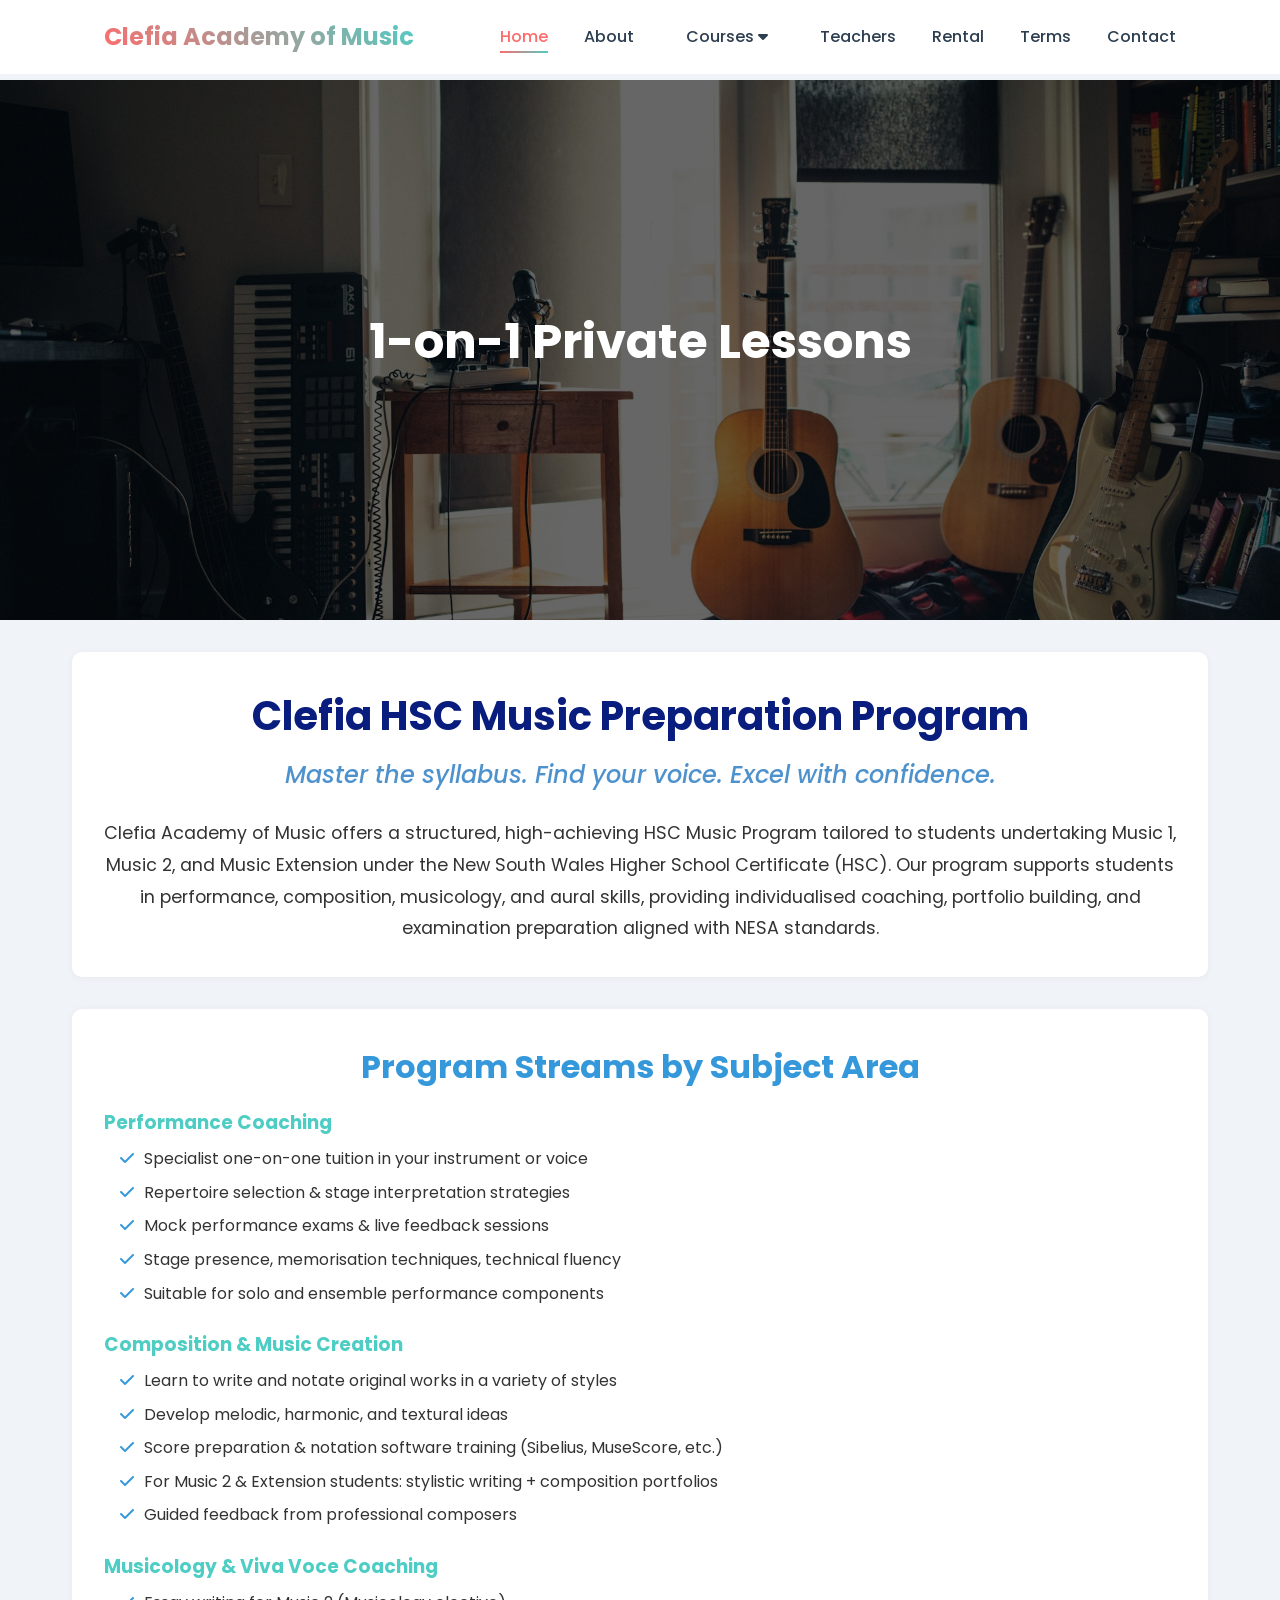
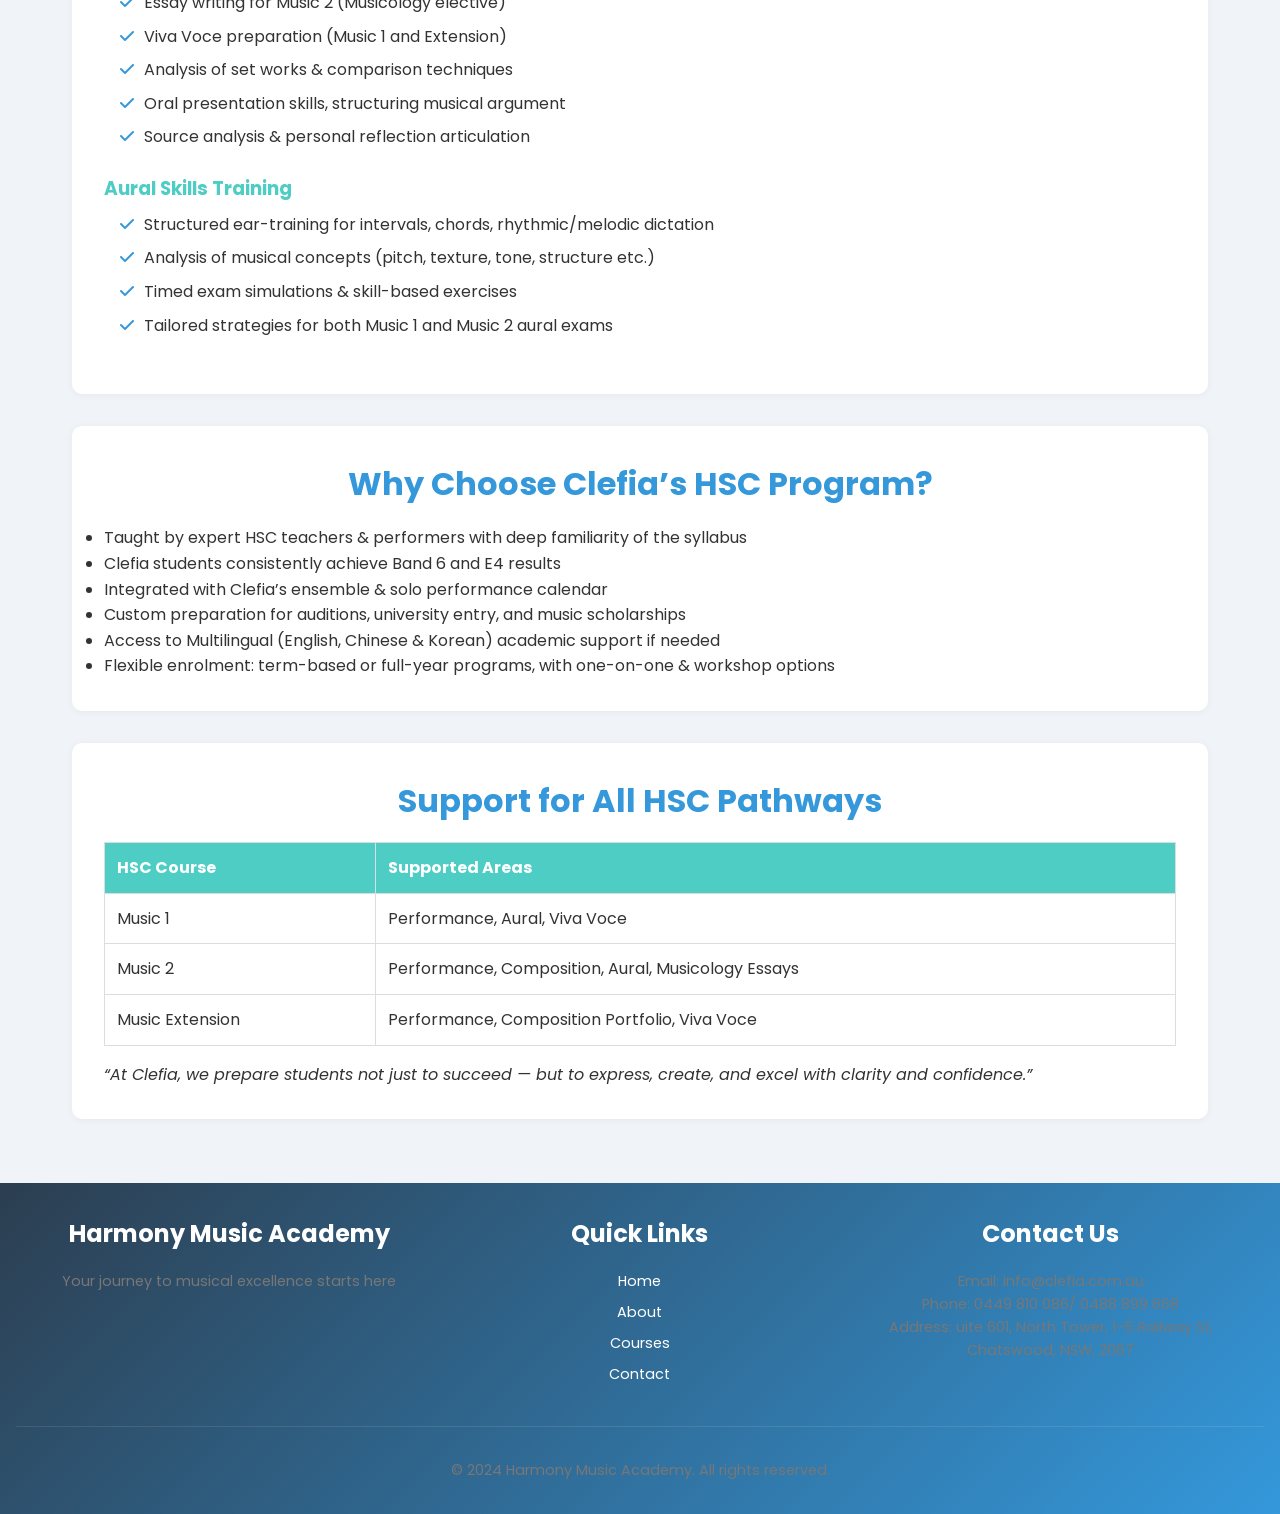
<file: HSC_course.html>
<!DOCTYPE html>
<html lang="en">

<head>
    <meta charset="UTF-8">
    <meta name="viewport" content="width=device-width, initial-scale=1.0">
    <title>Clefia HSC Music Preparation Program</title>
    <link rel="stylesheet" href="css/style.css">
    <link rel="stylesheet" href="https://cdnjs.cloudflare.com/ajax/libs/font-awesome/6.0.0/css/all.min.css">
    <link href="https://fonts.googleapis.com/css2?family=Poppins:wght@300;400;500;600;700&display=swap"
        rel="stylesheet">
    <style>
        body {
            font-family: 'Poppins', sans-serif;
            line-height: 1.6;
            color: #333;
            background-color: #f0f4f8;
        }


        main.container {
            max-width: 1200px;
            margin: 0 auto;
            padding: 2rem;
        }


        .section-title {
            font-size: 2rem;
            margin-bottom: 1rem;
            text-align: center;
            color: rgb(52, 152, 219);
        }

        .course-description h1 {
            font-size: 2.5rem;
            color: rgb(8, 29, 125);
            text-align: center;
            margin-bottom: 0.5rem;
        }

        .course-description h3 {
            font-size: 1.5rem;
            color: rgb(78, 146, 205);
            text-align: center;
            margin-bottom: 1.5rem;
            font-weight: 500;
            font-style: italic;
        }

        .course-description p {
            font-size: 1.1rem;
            line-height: 1.8;
            text-align: center;
            color: #333;
        }

        .course-description,
        .program-streams,
        .why-choose,
        .support-pathways {
            background-color: #fff;
            padding: 2rem;
            border-radius: 10px;
            margin-bottom: 2rem;
            box-shadow: 0 1px 8px rgba(0, 0, 0, 0.05);
        }

        .program-module {
            margin-bottom: 1.5rem;
        }

        .program-module h3 {
            color: rgb(78, 205, 196);
            margin-bottom: 0.5rem;
        }

        .program-module ul {
            list-style: none;
            padding-left: 1rem;
        }

        .program-module ul li {
            margin-bottom: 0.5rem;
            position: relative;
            padding-left: 1.5rem;
        }

        .program-module ul li::before {
            content: "\f00c";
            font-family: "Font Awesome 6 Free";
            font-weight: 900;
            position: absolute;
            left: 0;
            color: rgb(52, 152, 219);
        }

        table {
            width: 100%;
            border-collapse: collapse;
            margin-top: 1rem;
        }

        table,
        th,
        td {
            border: 1px solid #ddd;
        }

        th,
        td {
            padding: 0.75rem;
            text-align: left;
        }

        th {
            background-color: rgb(78, 205, 196);
            color: #fff;
        }

        footer {
            text-align: center;
            padding: 2rem 1rem;
            font-size: 0.9rem;
            color: #777;
        }
    </style>
</head>

<body>
    <header>
        <nav class="navbar">
            <div class="logo">
                <h1>Clefia Academy of Music</h1>
            </div>
            <div class="nav-links">
                <a href="index.html" class="active">Home</a>
                <a href="about.html">About</a>


                <!-- Courses 下拉菜单 -->
                <div class="nav-item">
                    <a href="courses.html" class="nav-dropbtn">Courses <i class="fas fa-caret-down"></i></a>
                    <div class="nav-dropdown-content">
                        <!-- Private 分类 -->
                        <div class="nav-subitem">
                            <span class="nav-subtitle">Private <i class=""></i></span>
                            <div class="nav-subdropdown-content">
                                <a href="OnetoOne_course.html">1 on 1</a>
                                <a href="HSC_course.html">HSC</a>
                                <a href="Audition_course.html">Audition</a>
                            </div>
                        </div>
                        <!-- Group 分类 -->
                        <div class="nav-subitem">
                            <span class="nav-subtitle">Group <i class=""></i></span>
                            <div class="nav-subdropdown-content">
                                <a href="AMEB_course.html">AMEB</a>
                                <a href="Hoppi_course.html">MINI HOPPI</a>
                                <a href="Hoppipolla_course.html">HOPPIPOLLA</a>
                                <a href="Contemporary_course.html">COMTEMPORARY</a>
                            </div>
                        </div>
                    </div>
                </div>


                <a href="teachers.html">Teachers</a>
                <a href="rental.html">Rental</a>
                <a href="terms.html">Terms</a>
                <a href="contact.html">Contact</a>
            </div>
            <div class="hamburger">
                <span></span>
                <span></span>
                <span></span>
            </div>
        </nav>
    </header>


    <!-- Courses Hero Section -->
    <section class="courses-hero">
        <div class="courses-hero-content">
            <h1>1-on-1 Private Lessons</h1>
        </div>
    </section>
    <main class="container">

        <!-- Course Description -->
        <section class="course-description">
            <h1>Clefia HSC Music Preparation Program</h1>
            <h3>Master the syllabus. Find your voice. Excel with confidence.</h3>
            <p>Clefia Academy of Music offers a structured, high-achieving HSC Music Program tailored to students
                undertaking Music 1, Music 2, and Music Extension under the New South Wales Higher School Certificate
                (HSC). Our program supports students in performance, composition, musicology, and aural skills,
                providing individualised coaching, portfolio building, and examination preparation aligned with NESA
                standards.</p>
        </section>

        <!-- Program Streams -->
        <section class="program-streams">
            <h2 class="section-title">Program Streams by Subject Area</h2>

            <div class="program-module">
                <h3>Performance Coaching</h3>
                <ul>
                    <li>Specialist one-on-one tuition in your instrument or voice</li>
                    <li>Repertoire selection & stage interpretation strategies</li>
                    <li>Mock performance exams & live feedback sessions</li>
                    <li>Stage presence, memorisation techniques, technical fluency</li>
                    <li>Suitable for solo and ensemble performance components</li>
                </ul>
            </div>

            <div class="program-module">
                <h3>Composition & Music Creation</h3>
                <ul>
                    <li>Learn to write and notate original works in a variety of styles</li>
                    <li>Develop melodic, harmonic, and textural ideas</li>
                    <li>Score preparation & notation software training (Sibelius, MuseScore, etc.)</li>
                    <li>For Music 2 & Extension students: stylistic writing + composition portfolios</li>
                    <li>Guided feedback from professional composers</li>
                </ul>
            </div>

            <div class="program-module">
                <h3>Musicology & Viva Voce Coaching</h3>
                <ul>
                    <li>Essay writing for Music 2 (Musicology elective)</li>
                    <li>Viva Voce preparation (Music 1 and Extension)</li>
                    <li>Analysis of set works & comparison techniques</li>
                    <li>Oral presentation skills, structuring musical argument</li>
                    <li>Source analysis & personal reflection articulation</li>
                </ul>
            </div>

            <div class="program-module">
                <h3>Aural Skills Training</h3>
                <ul>
                    <li>Structured ear-training for intervals, chords, rhythmic/melodic dictation</li>
                    <li>Analysis of musical concepts (pitch, texture, tone, structure etc.)</li>
                    <li>Timed exam simulations & skill-based exercises</li>
                    <li>Tailored strategies for both Music 1 and Music 2 aural exams</li>
                </ul>
            </div>
        </section>

        <!-- Why Choose Us -->
        <section class="why-choose">
            <h2 class="section-title">Why Choose Clefia’s HSC Program?</h2>
            <ul>
                <li>Taught by expert HSC teachers & performers with deep familiarity of the syllabus</li>
                <li>Clefia students consistently achieve Band 6 and E4 results</li>
                <li>Integrated with Clefia’s ensemble & solo performance calendar</li>
                <li>Custom preparation for auditions, university entry, and music scholarships</li>
                <li>Access to Multilingual (English, Chinese & Korean) academic support if needed</li>
                <li>Flexible enrolment: term-based or full-year programs, with one-on-one & workshop options</li>
            </ul>
        </section>

        <!-- Support Pathways -->
        <section class="support-pathways">
            <h2 class="section-title">Support for All HSC Pathways</h2>
            <table>
                <thead>
                    <tr>
                        <th>HSC Course</th>
                        <th>Supported Areas</th>
                    </tr>
                </thead>
                <tbody>
                    <tr>
                        <td>Music 1</td>
                        <td>Performance, Aural, Viva Voce</td>
                    </tr>
                    <tr>
                        <td>Music 2</td>
                        <td>Performance, Composition, Aural, Musicology Essays</td>
                    </tr>
                    <tr>
                        <td>Music Extension</td>
                        <td>Performance, Composition Portfolio, Viva Voce</td>
                    </tr>
                </tbody>
            </table>
            <p style="margin-top:1rem;font-style:italic;">“At Clefia, we prepare students not just to succeed — but to
                express, create, and excel with clarity and confidence.”</p>
        </section>
    </main>

    <footer>
        <div class="footer-content">
            <div class="footer-section">
                <h3>Harmony Music Academy</h3>
                <p>Your journey to musical excellence starts here</p>
            </div>
            <div class="footer-section">
                <h3>Quick Links</h3>
                <ul>
                    <li><a href="index.html">Home</a></li>
                    <li><a href="about.html">About</a></li>
                    <li><a href="courses.html">Courses</a></li>
                    <li><a href="contact.html">Contact</a></li>
                </ul>
            </div>
            <div class="footer-section">
                <h3>Contact Us</h3>
                <p>Email: info@clefia.com.au</p>
                <p>Phone: 0449 810 086/ 0488 899 668</p>
                <p>Address: uite 601, North Tower, 1-5 Railway St, Chatswood, NSW, 2067</p>
            </div>
        </div>
        <div class="footer-bottom">
            <p>&copy; 2024 Harmony Music Academy. All rights reserved.</p>
        </div>
    </footer>
    <script src="js/main.js"></script>
    <script>
        const hamburger = document.querySelector('.hamburger');
        const navLinks = document.querySelector('.nav-links');

        hamburger.addEventListener('click', () => {
            navLinks.classList.toggle('active');
            hamburger.classList.toggle('active');
        });

        // 移动端点击展开一级和二级下拉
        document.querySelectorAll('.nav-dropbtn, .nav-subtitle').forEach(item => {
            item.addEventListener('click', (e) => {
                e.preventDefault(); // 防止 a 标签直接跳转
                e.stopPropagation();

                const nextMenu = item.nextElementSibling;
                if (nextMenu && (nextMenu.classList.contains('nav-dropdown-content') || nextMenu.classList.contains('nav-subdropdown-content'))) {
                    nextMenu.classList.toggle('active');
                }
            });
        });

        // 点击空白处关闭下拉
        document.addEventListener('click', (e) => {
            if (!e.target.closest('.nav-item')) {
                document.querySelectorAll('.nav-dropdown-content, .nav-subdropdown-content').forEach(menu => {
                    menu.classList.remove('active');
                });
            }
        });

    </script>
</body>

</html>
</file>
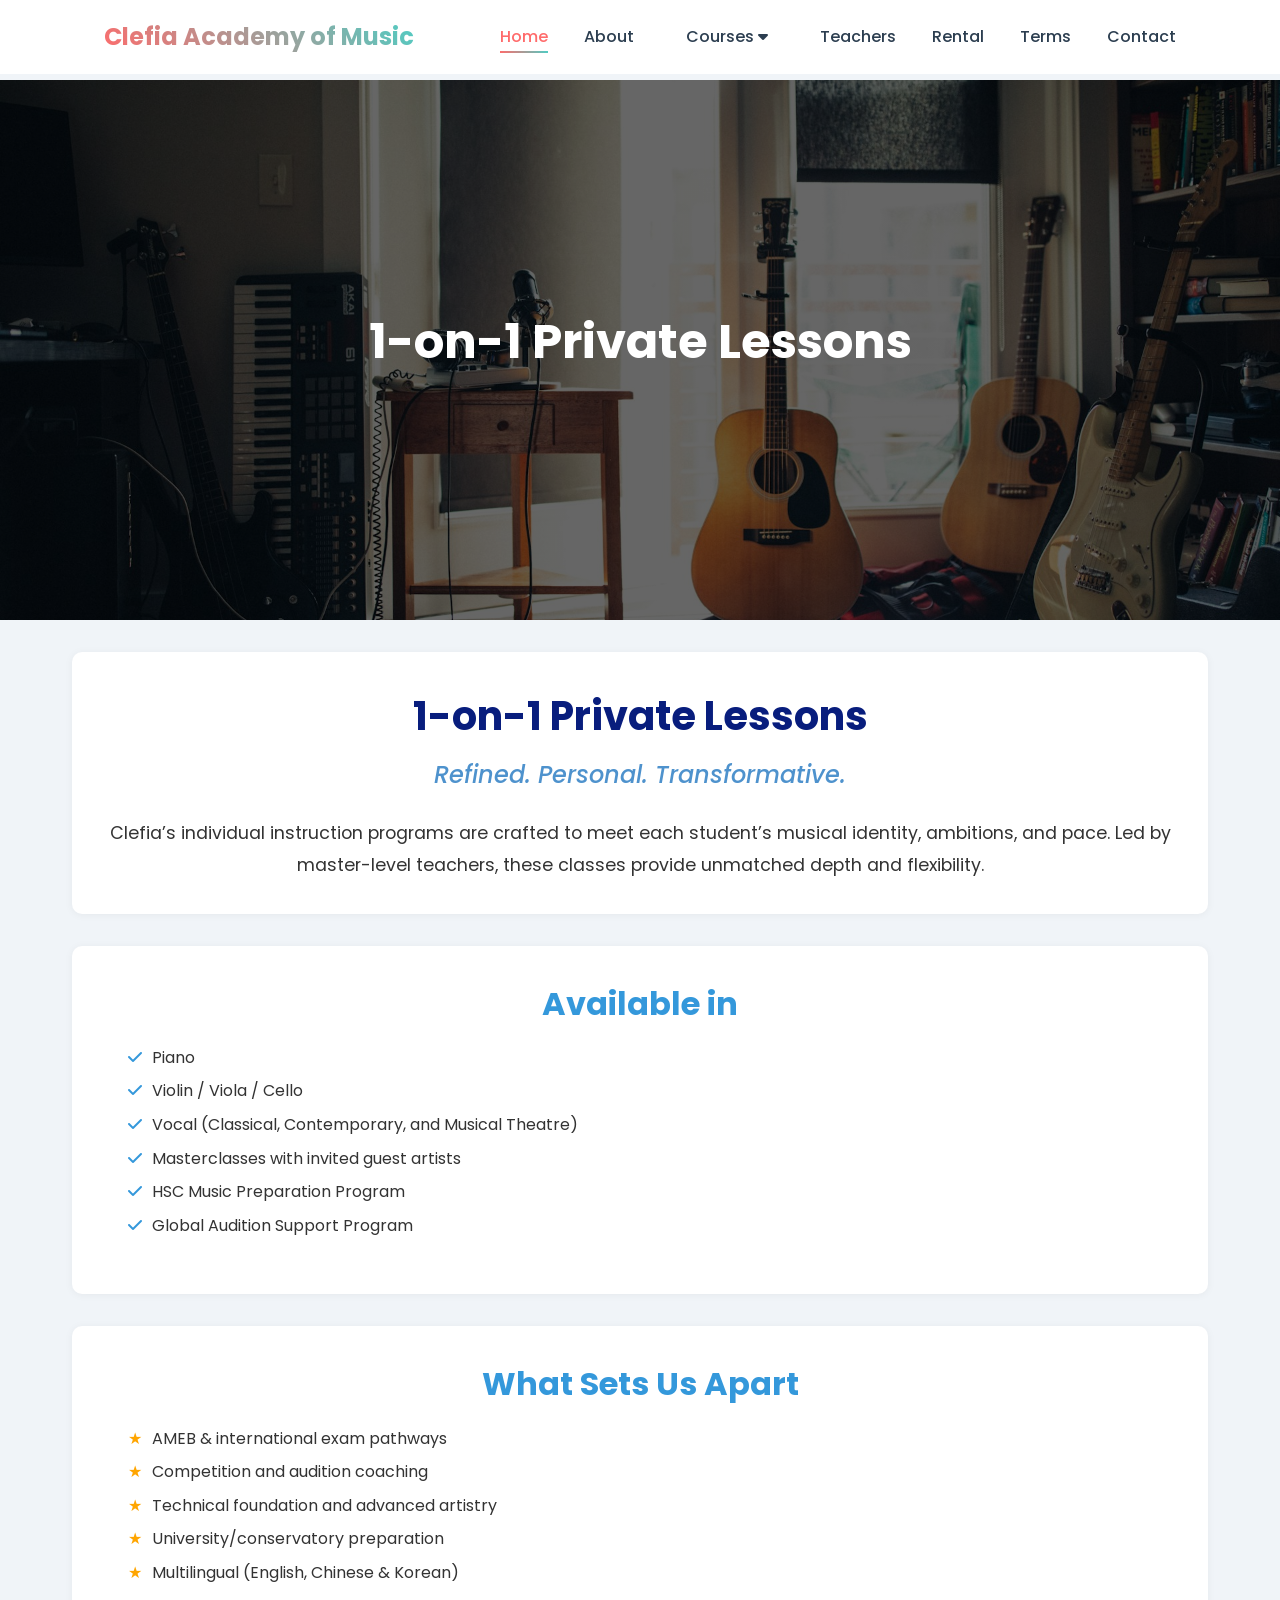
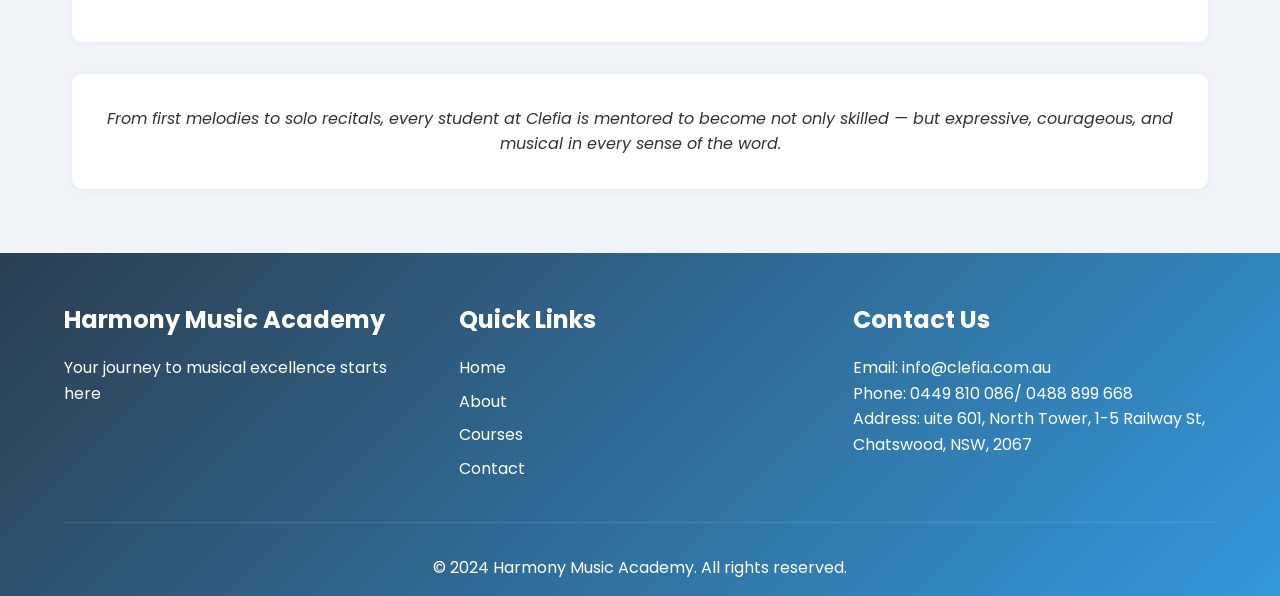
<file: OnetoOne_course.html>
<!DOCTYPE html>
<html lang="en">

<head>
    <meta charset="UTF-8">
    <meta name="viewport" content="width=device-width, initial-scale=1.0">
    <title>Clefia HSC Music Preparation Program</title>
    <link rel="stylesheet" href="css/style.css">
    <link rel="stylesheet" href="https://cdnjs.cloudflare.com/ajax/libs/font-awesome/6.0.0/css/all.min.css">
    <link href="https://fonts.googleapis.com/css2?family=Poppins:wght@300;400;500;600;700&display=swap"
        rel="stylesheet">
    <style>
        body {
            font-family: 'Poppins', sans-serif;
            line-height: 1.6;
            color: #333;
            background-color: #f0f4f8;
        }


        main.container {
            max-width: 1200px;
            margin: 0 auto;
            padding: 2rem;
        }


        .section-title {
            font-size: 2rem;
            margin-bottom: 1rem;
            text-align: center;
            color: rgb(52, 152, 219);
        }

        .course-description h1 {
            font-size: 2.5rem;
            color: rgb(8, 29, 125);
            text-align: center;
            margin-bottom: 0.5rem;
        }

        .course-description h3 {
            font-size: 1.5rem;
            color: rgb(78, 146, 205);
            text-align: center;
            margin-bottom: 1.5rem;
            font-weight: 500;
            font-style: italic;
        }

        .course-description p {
            font-size: 1.1rem;
            line-height: 1.8;
            text-align: center;
            color: #333;
        }

        .course-description,
        .program-streams,
        .why-choose,
        .support-pathways {
            background-color: #fff;
            padding: 2rem;
            border-radius: 10px;
            margin-bottom: 2rem;
            box-shadow: 0 1px 8px rgba(0, 0, 0, 0.05);
        }

        .program-module {
            margin-bottom: 1.5rem;
        }

        .program-module h3 {
            color: rgb(78, 205, 196);
            margin-bottom: 0.5rem;
        }

        .program-module ul {
            list-style: none;
            padding-left: 1rem;
        }

        .program-module ul li {
            margin-bottom: 0.5rem;
            position: relative;
            padding-left: 1.5rem;
        }

        .program-module ul li::before {
            content: "\f00c";
            font-family: "Font Awesome 6 Free";
            font-weight: 900;
            position: absolute;
            left: 0;
            color: rgb(52, 152, 219);
        }

        table {
            width: 100%;
            border-collapse: collapse;
            margin-top: 1rem;
        }

        table,
        th,
        td {
            border: 1px solid #ddd;
        }

        th,
        td {
            padding: 0.75rem;
            text-align: left;
        }

        th {
            background-color: rgb(78, 205, 196);
            color: #fff;
        }

        /* 默认课程亮点 ✓ */
        .program-module ul li::before {
            content: "✓";
            font-family: "Font Awesome 6 Free";
            font-weight: 900;
            position: absolute;
            left: 0;
            color: rgb(52, 152, 219);
        }

        /* Why 使用星号 ★ */
        .program-module.why ul li::before {
            content: "★";
            font-family: inherit;
            font-weight: normal;
            color: rgb(255, 165, 0);
        }

        /* 调整列表位置 */
        .program-module ul {
            list-style: none;
            padding-left: 1.5rem;
            position: relative;
        }

        .program-module ul li {
            margin-bottom: 0.5rem;
            position: relative;
            padding-left: 1.5rem;
        }
    </style>
</head>

<body>
    <header>
        <nav class="navbar">
            <div class="logo">
                <h1>Clefia Academy of Music</h1>
            </div>
            <div class="nav-links">
                <a href="index.html" class="active">Home</a>
                <a href="about.html">About</a>


                <!-- Courses 下拉菜单 -->
                <div class="nav-item">
                    <a href="courses.html" class="nav-dropbtn">Courses <i class="fas fa-caret-down"></i></a>
                    <div class="nav-dropdown-content">
                        <!-- Private 分类 -->
                        <div class="nav-subitem">
                            <span class="nav-subtitle">Private <i class=""></i></span>
                            <div class="nav-subdropdown-content">
                                <a href="OnetoOne_course.html">1 on 1</a>
                                <a href="HSC_course.html">HSC</a>
                                <a href="Audition_course.html">Audition</a>
                            </div>
                        </div>
                        <!-- Group 分类 -->
                        <div class="nav-subitem">
                            <span class="nav-subtitle">Group <i class=""></i></span>
                            <div class="nav-subdropdown-content">
                                <a href="AMEB_course.html">AMEB</a>
                                <a href="Hoppi_course.html">MINI HOPPI</a>
                                <a href="Hoppipolla_course.html">HOPPIPOLLA</a>
                                <a href="Contemporary_course.html">COMTEMPORARY</a>
                            </div>
                        </div>
                    </div>
                </div>


                <a href="teachers.html">Teachers</a>
                <a href="rental.html">Rental</a>
                <a href="terms.html">Terms</a>
                <a href="contact.html">Contact</a>
            </div>
            <div class="hamburger">
                <span></span>
                <span></span>
                <span></span>
            </div>
        </nav>
    </header>


    <!-- Courses Hero Section -->
    <section class="courses-hero">
        <div class="courses-hero-content">
            <h1>1-on-1 Private Lessons</h1>
        </div>
    </section>
    <main class="container">

        <!-- Course Description -->
        <section class="course-description">
            <h1>1-on-1 Private Lessons</h1>
            <h3>Refined. Personal. Transformative.</h3>
            <p>
                Clefia’s individual instruction programs are crafted to meet each student’s musical identity,
                ambitions, and pace. Led by master-level teachers, these classes provide unmatched depth and
                flexibility.
            </p>
        </section>

        <!-- Program Streams -->
        <section class="program-streams">
            <h2 class="section-title">Available in</h2>
            <div class="program-module">
                <ul>
                    <li>Piano</li>
                    <li>Violin / Viola / Cello</li>
                    <li>Vocal (Classical, Contemporary, and Musical Theatre)</li>
                    <li>Masterclasses with invited guest artists</li>
                    <li>HSC Music Preparation Program</li>
                    <li>Global Audition Support Program</li>
                </ul>
            </div>
        </section>

        <!-- Why Choose Us -->
        <section class="why-choose">
            <h2 class="section-title">What Sets Us Apart</h2>
            <div class="program-module why">
                <ul>
                    <li>AMEB & international exam pathways</li>
                    <li>Competition and audition coaching</li>
                    <li>Technical foundation and advanced artistry</li>
                    <li>University/conservatory preparation</li>
                    <li>Multilingual (English, Chinese & Korean)</li>
                </ul>
            </div>
        </section>

        <!-- Support / Conclusion -->
        <section class="support-pathways">
            <p style="text-align:center; font-style:italic;">
                From first melodies to solo recitals, every student at Clefia is mentored to become not only skilled —
                but expressive, courageous, and musical in every sense of the word.
            </p>
        </section>

    </main>

    <footer>
        <div class="footer-content">
            <div class="footer-section">
                <h3>Harmony Music Academy</h3>
                <p>Your journey to musical excellence starts here</p>
            </div>
            <div class="footer-section">
                <h3>Quick Links</h3>
                <ul>
                    <li><a href="index.html">Home</a></li>
                    <li><a href="about.html">About</a></li>
                    <li><a href="courses.html">Courses</a></li>
                    <li><a href="contact.html">Contact</a></li>
                </ul>
            </div>
            <div class="footer-section">
                <h3>Contact Us</h3>
                <p>Email: info@clefia.com.au</p>
                <p>Phone: 0449 810 086/ 0488 899 668</p>
                <p>Address: uite 601, North Tower, 1-5 Railway St, Chatswood, NSW, 2067</p>
            </div>
        </div>
        <div class="footer-bottom">
            <p>&copy; 2024 Harmony Music Academy. All rights reserved.</p>
        </div>
    </footer>

    <script src="js/main.js"></script>
    <script>
        const hamburger = document.querySelector('.hamburger');
        const navLinks = document.querySelector('.nav-links');

        hamburger.addEventListener('click', () => {
            navLinks.classList.toggle('active');
            hamburger.classList.toggle('active');
        });

        // 移动端点击展开一级和二级下拉
        document.querySelectorAll('.nav-dropbtn, .nav-subtitle').forEach(item => {
            item.addEventListener('click', (e) => {
                e.preventDefault(); // 防止 a 标签直接跳转
                e.stopPropagation();

                const nextMenu = item.nextElementSibling;
                if (nextMenu && (nextMenu.classList.contains('nav-dropdown-content') || nextMenu.classList.contains('nav-subdropdown-content'))) {
                    nextMenu.classList.toggle('active');
                }
            });
        });

        // 点击空白处关闭下拉
        document.addEventListener('click', (e) => {
            if (!e.target.closest('.nav-item')) {
                document.querySelectorAll('.nav-dropdown-content, .nav-subdropdown-content').forEach(menu => {
                    menu.classList.remove('active');
                });
            }
        });

    </script>
</body>

</html>
</file>
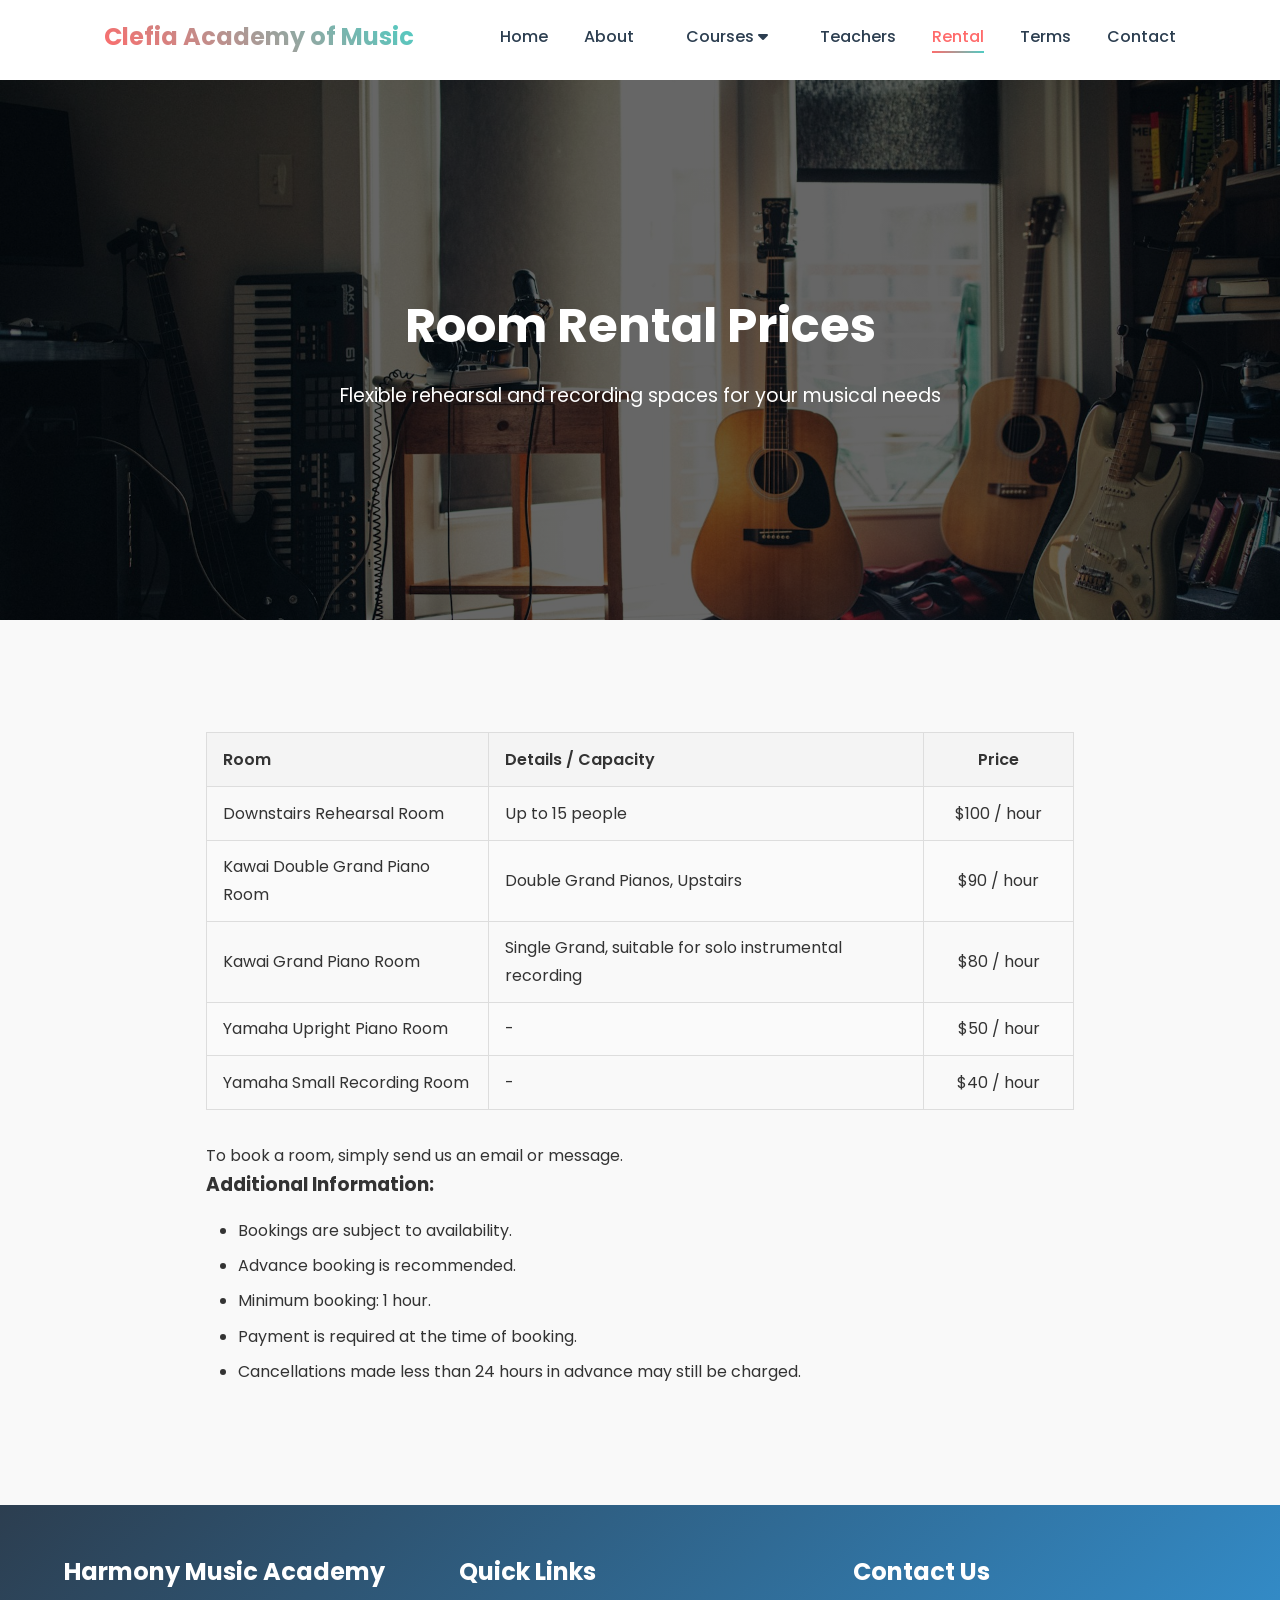
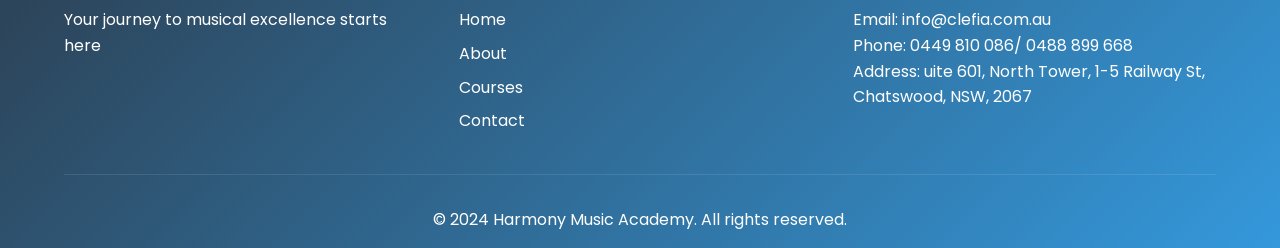
<file: rental.html>
<!DOCTYPE html>
<html lang="en">

<head>
    <meta charset="UTF-8">
    <meta name="viewport" content="width=device-width, initial-scale=1.0">
    <title>Rental Prices - Clefia Academy of Music</title>
    <link rel="stylesheet" href="css/style.css">
    <link rel="stylesheet" href="https://cdnjs.cloudflare.com/ajax/libs/font-awesome/6.0.0/css/all.min.css">
    <link href="https://fonts.googleapis.com/css2?family=Poppins:wght@300;400;500;600;700&display=swap"
        rel="stylesheet">
    <style>
        /* Rental Table Styles */
        .rental-table {
            width: 100%;
            max-width: 900px;
            margin: 0 auto;
            border-collapse: collapse;
            margin-bottom: 2rem;
        }

        .rental-table th,
        .rental-table td {
            border: 1px solid #ddd;
            padding: 0.8rem 1rem;
            text-align: left;
        }

        .rental-table th {
            background-color: #f4f4f4;
            font-weight: 600;
        }

        .rental-table tr:nth-child(even) {
            background-color: #fafafa;
        }

        .rental-text {
            max-width: 900px;
            margin: 0 auto;
            padding: 2rem 1rem;
            line-height: 1.7;
        }

        .rental-text ul {
            padding-left: 2rem;
            margin-top: 1rem;
        }

        .rental-text li {
            margin-bottom: 0.5rem;
        }

        .rental-table th:nth-child(3),
        .rental-table td:nth-child(3) {
            width: 150px;
            /* 或者 120px~180px，根据需要调整 */
            text-align: center;
            /* 可选，价格居中 */
        }
    </style>
</head>

<body>
    <!-- Header Section -->
    <header>
        <nav class="navbar">
            <div class="logo">
                <h1>Clefia Academy of Music</h1>
            </div>
            <div class="nav-links">
                <a href="index.html">Home</a>
                <a href="about.html">About</a>

                <!-- Courses 下拉菜单 -->
                <div class="nav-item">
                    <a href="courses.html" class="nav-dropbtn">Courses <i class="fas fa-caret-down"></i></a>
                    <div class="nav-dropdown-content">
                        <!-- Private 分类 -->
                        <div class="nav-subitem">
                            <span class="nav-subtitle">Private <i class=""></i></span>
                            <div class="nav-subdropdown-content">
                                <a href="OnetoOne_course.html">1 on 1</a>
                                <a href="HSC_course.html">HSC</a>
                                <a href="Audition_course.html">Audition</a>
                            </div>
                        </div>
                        <!-- Group 分类 -->
                        <div class="nav-subitem">
                            <span class="nav-subtitle">Group <i class=""></i></span>
                            <div class="nav-subdropdown-content">
                                <a href="AMEB_course.html">AMEB</a>
                                <a href="Hoppi_course.html">MINI HOPPI</a>
                                <a href="Hoppipolla_course.html">HOPPIPOLLA</a>
                                <a href="Contemporary_course.html">COMTEMPORARY</a>
                            </div>
                        </div>
                    </div>
                </div>

                <a href="teachers.html">Teachers</a>
                <a href="rental.html" class="active">Rental</a>
                <a href="terms.html">Terms</a>
                <a href="contact.html">Contact</a>
            </div>
            <div class="hamburger">
                <span></span>
                <span></span>
                <span></span>
            </div>
        </nav>
    </header>

    <!-- Rental Hero Section -->
    <section class="about-hero">
        <div class="about-hero-content">
            <h1>Room Rental Prices</h1>
            <p>Flexible rehearsal and recording spaces for your musical needs</p>
        </div>
    </section>

    <!-- Rental Content Section -->
    <section class="about-content">
        <div class="rental-text">
            <table class="rental-table">
                <thead>
                    <tr>
                        <th>Room</th>
                        <th>Details / Capacity</th>
                        <th>Price</th>
                    </tr>
                </thead>
                <tbody>
                    <tr>
                        <td>Downstairs Rehearsal Room</td>
                        <td>Up to 15 people</td>
                        <td>$100 / hour</td>
                    </tr>
                    <tr>
                        <td>Kawai Double Grand Piano Room</td>
                        <td>Double Grand Pianos, Upstairs</td>
                        <td>$90 / hour</td>
                    </tr>
                    <tr>
                        <td>Kawai Grand Piano Room</td>
                        <td>Single Grand, suitable for solo instrumental recording</td>
                        <td>$80 / hour</td>
                    </tr>
                    <tr>
                        <td>Yamaha Upright Piano Room</td>
                        <td>-</td>
                        <td>$50 / hour</td>
                    </tr>
                    <tr>
                        <td>Yamaha Small Recording Room</td>
                        <td>-</td>
                        <td>$40 / hour</td>
                    </tr>
                </tbody>
            </table>

            <p>To book a room, simply send us an email or message.</p>

            <h3>Additional Information:</h3>
            <ul>
                <li>Bookings are subject to availability.</li>
                <li>Advance booking is recommended.</li>
                <li>Minimum booking: 1 hour.</li>
                <li>Payment is required at the time of booking.</li>
                <li>Cancellations made less than 24 hours in advance may still be charged.</li>
            </ul>
        </div>
    </section>

    <!-- Footer -->
    <footer>
        <div class="footer-content">
            <div class="footer-section">
                <h3>Harmony Music Academy</h3>
                <p>Your journey to musical excellence starts here</p>
            </div>
            <div class="footer-section">
                <h3>Quick Links</h3>
                <ul>
                    <li><a href="index.html">Home</a></li>
                    <li><a href="about.html">About</a></li>
                    <li><a href="courses.html">Courses</a></li>
                    <li><a href="contact.html">Contact</a></li>
                </ul>
            </div>
            <div class="footer-section">
                <h3>Contact Us</h3>
                <p>Email: info@clefia.com.au</p>
                <p>Phone: 0449 810 086/ 0488 899 668</p>
                <p>Address: uite 601, North Tower, 1-5 Railway St, Chatswood, NSW, 2067</p>
            </div>
        </div>
        <div class="footer-bottom">
            <p>&copy; 2024 Harmony Music Academy. All rights reserved.</p>
        </div>
    </footer>

    <script src="js/main.js"></script>
</body>

</html>
</file>
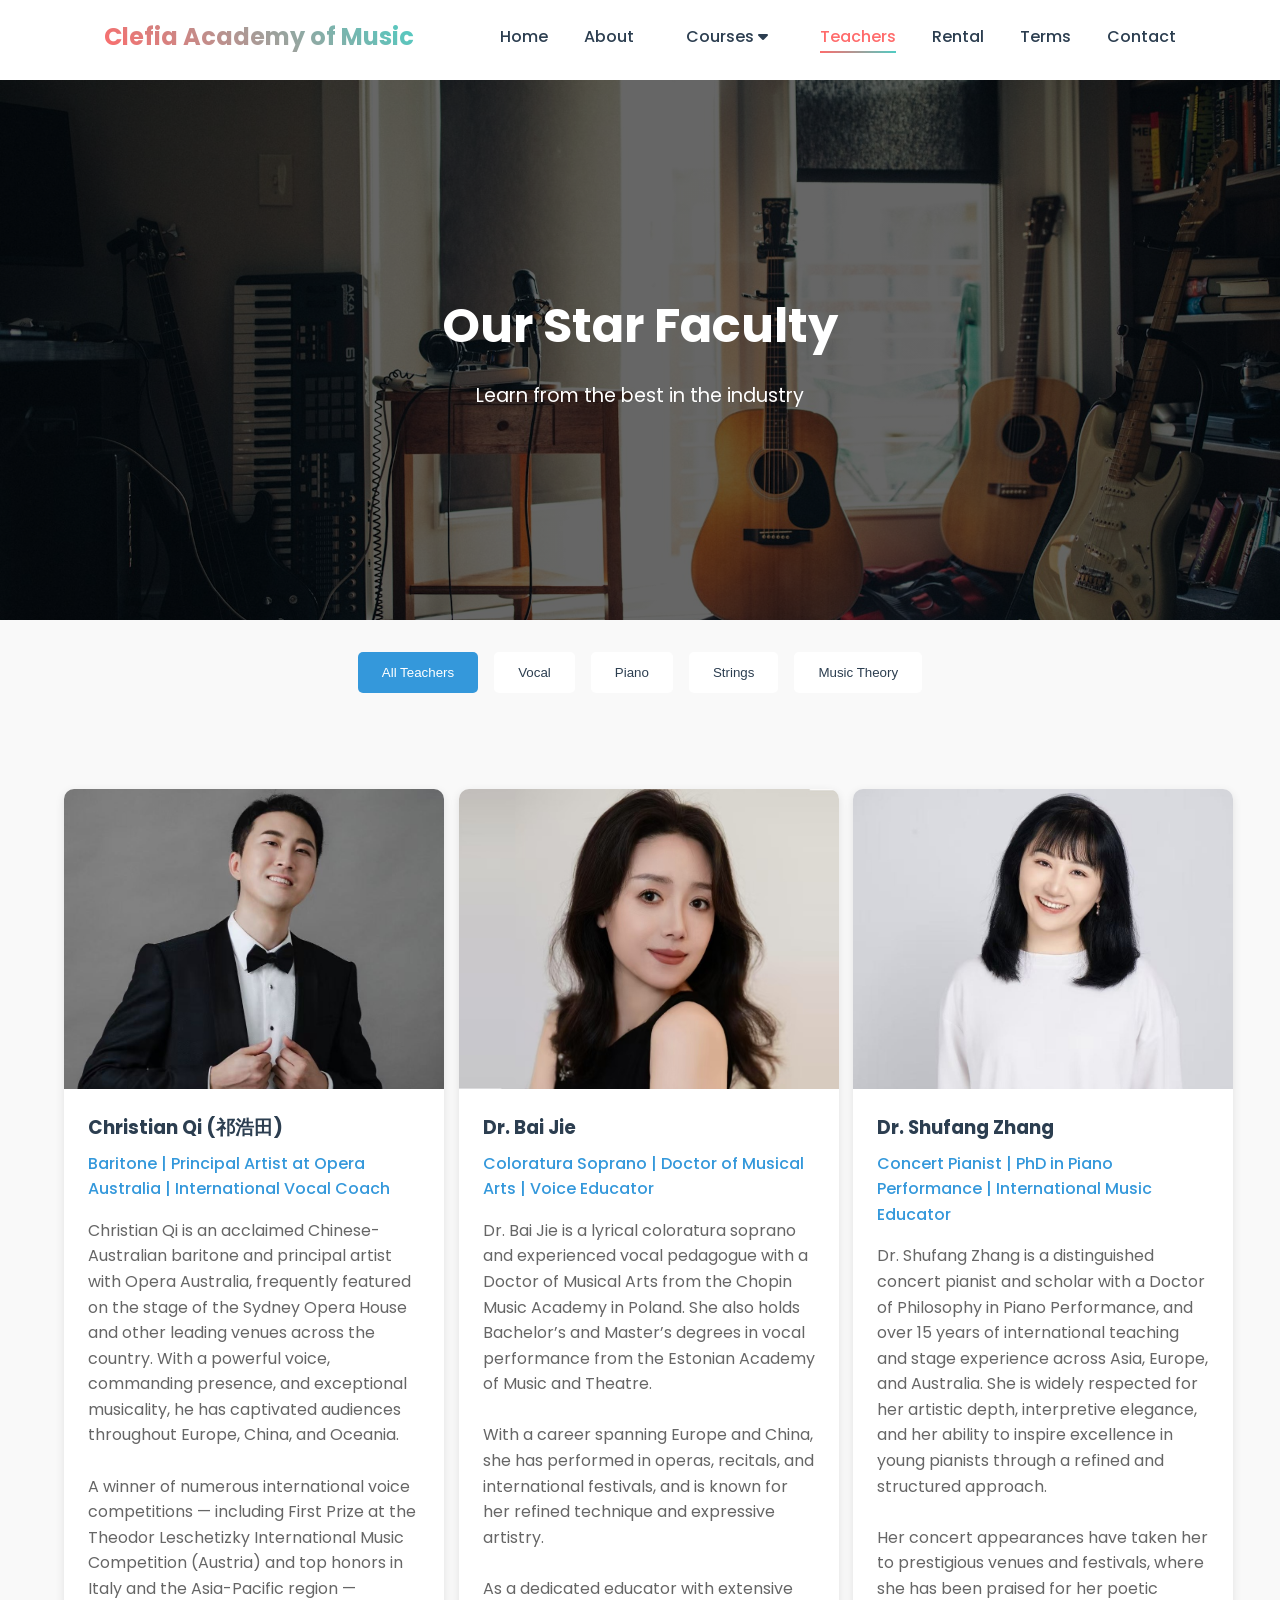
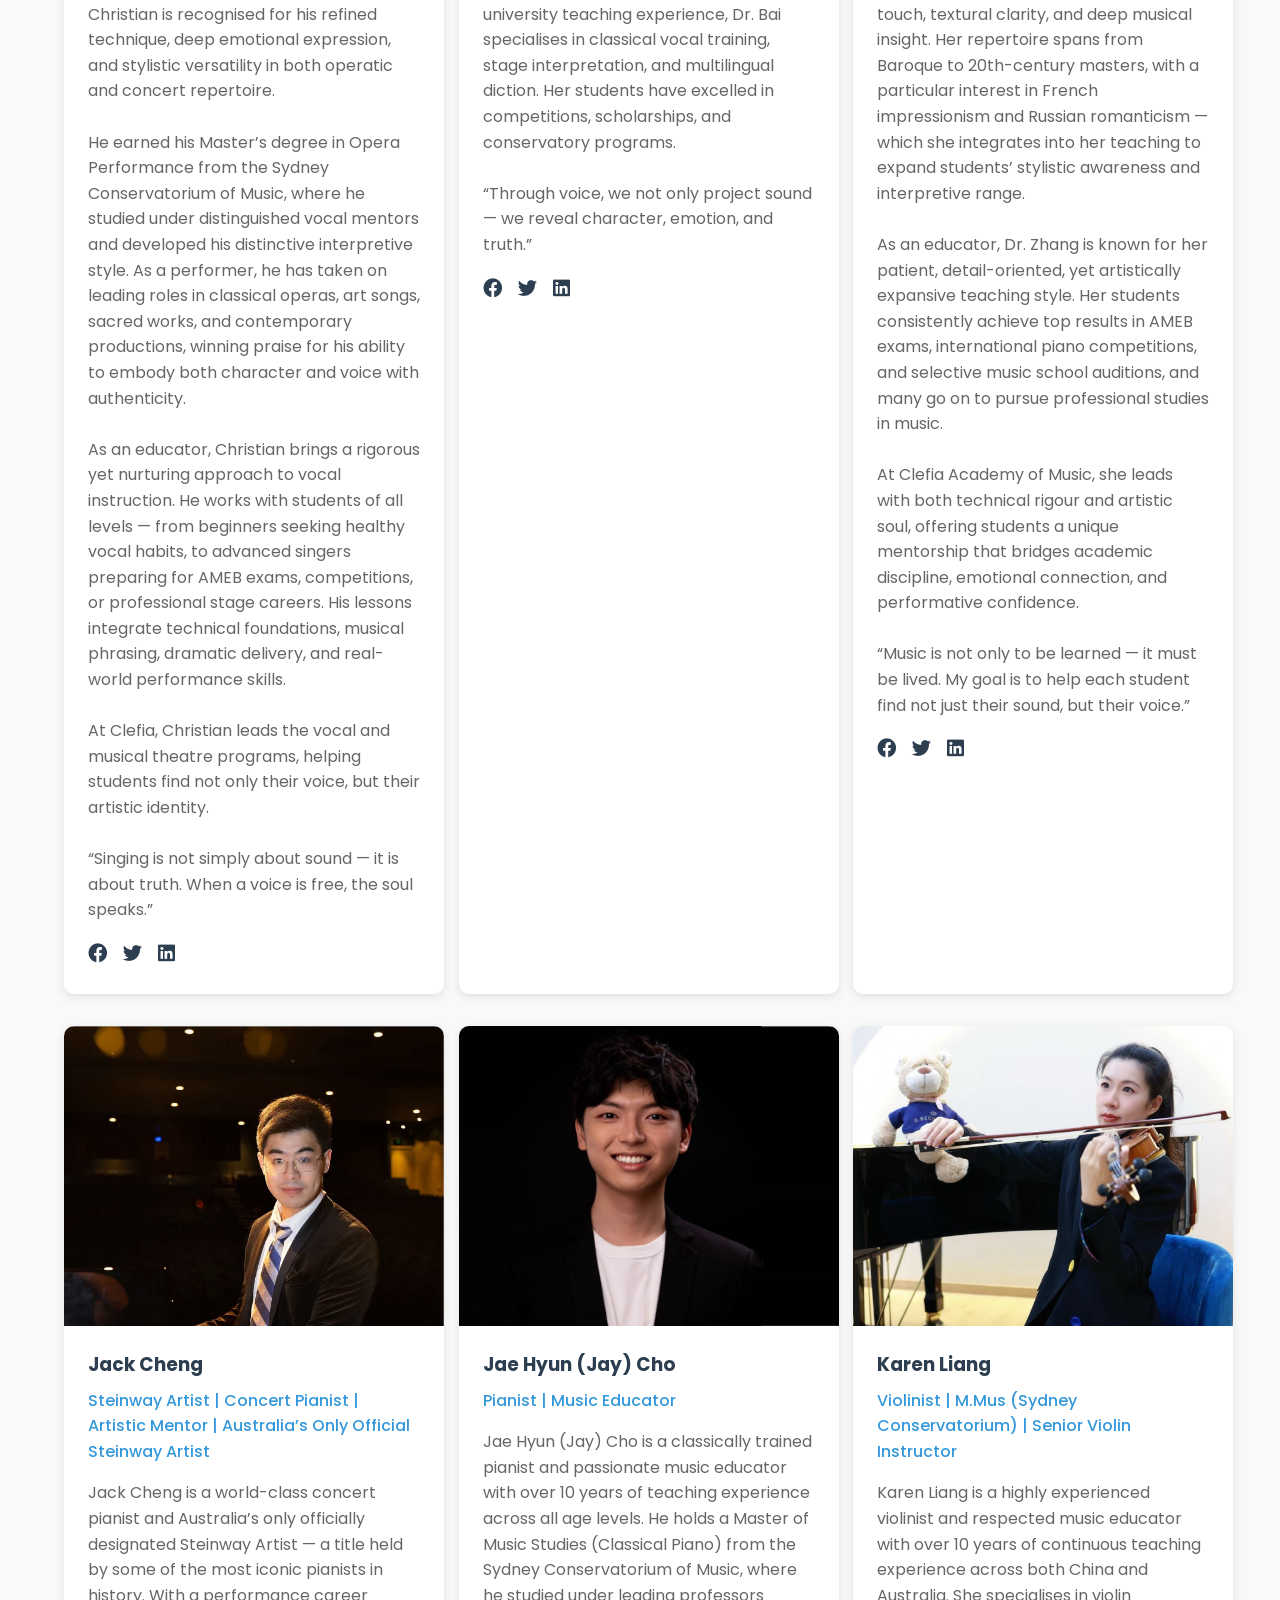
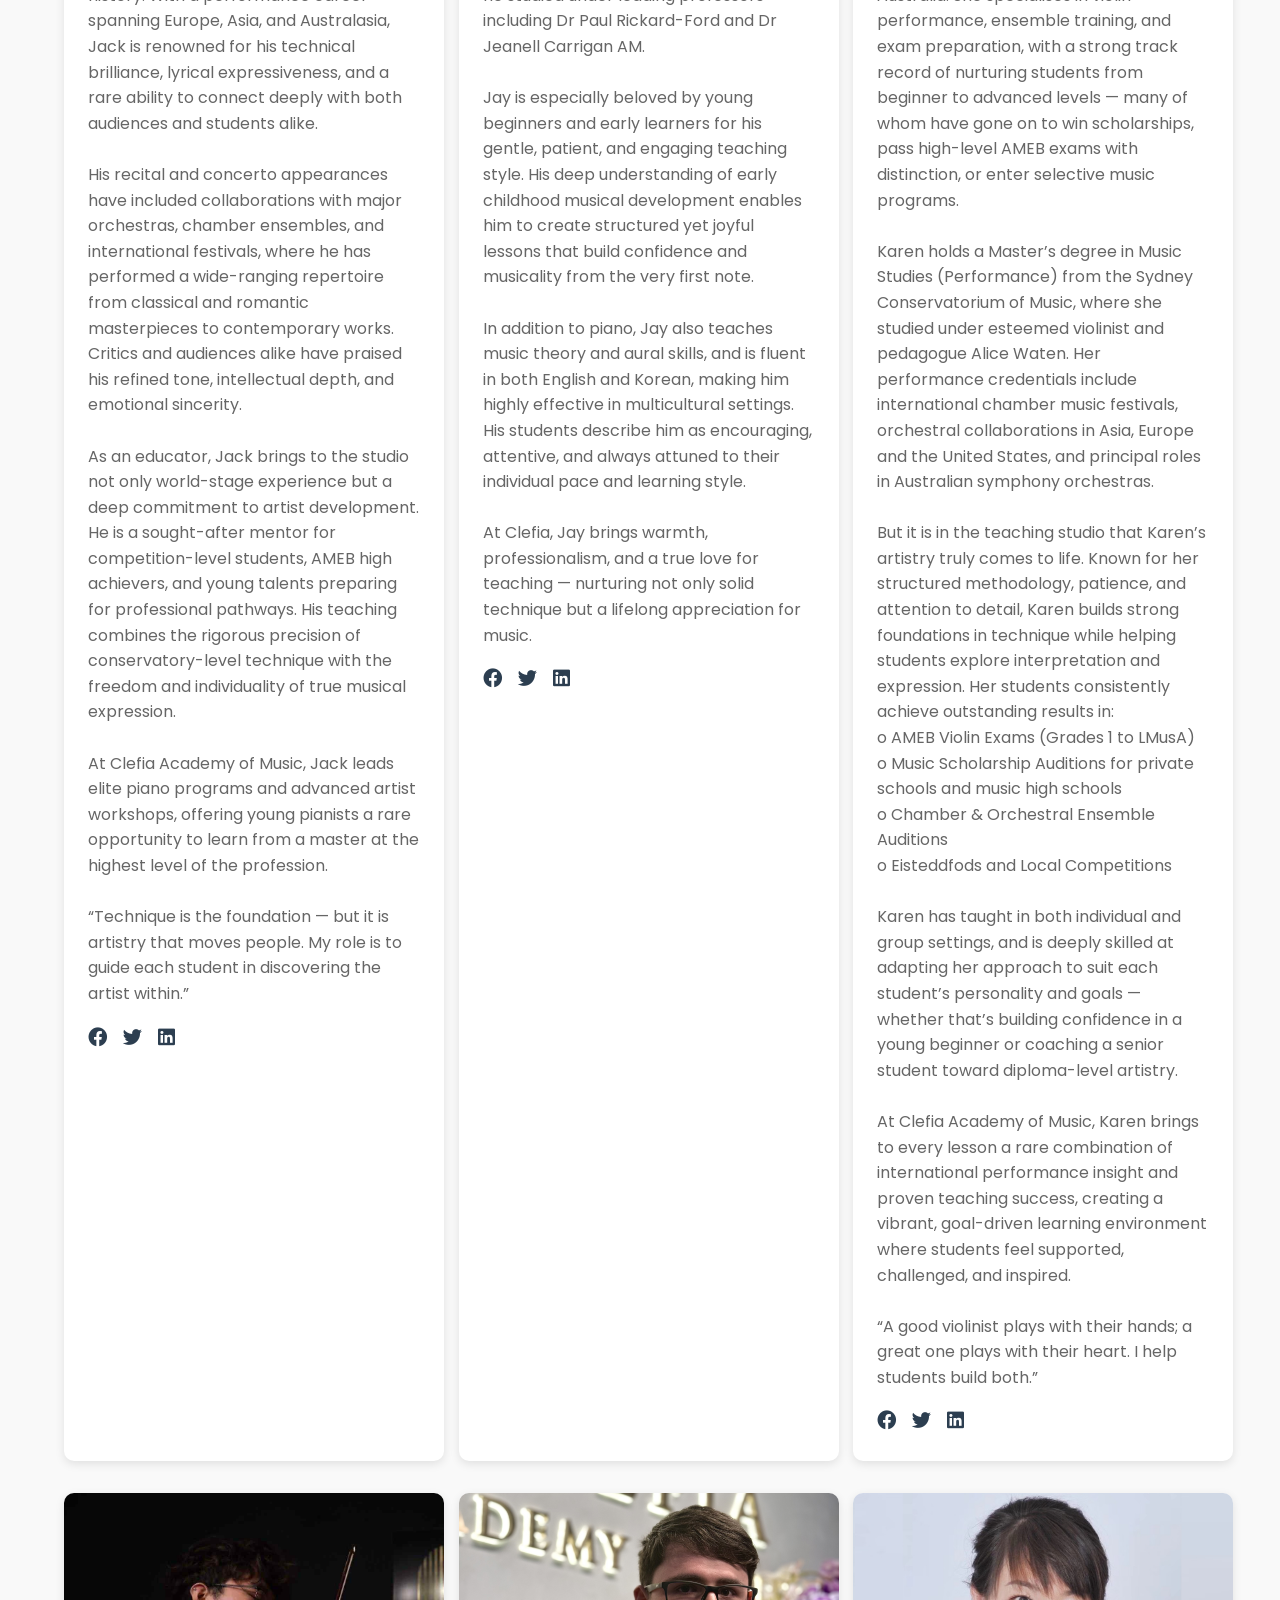
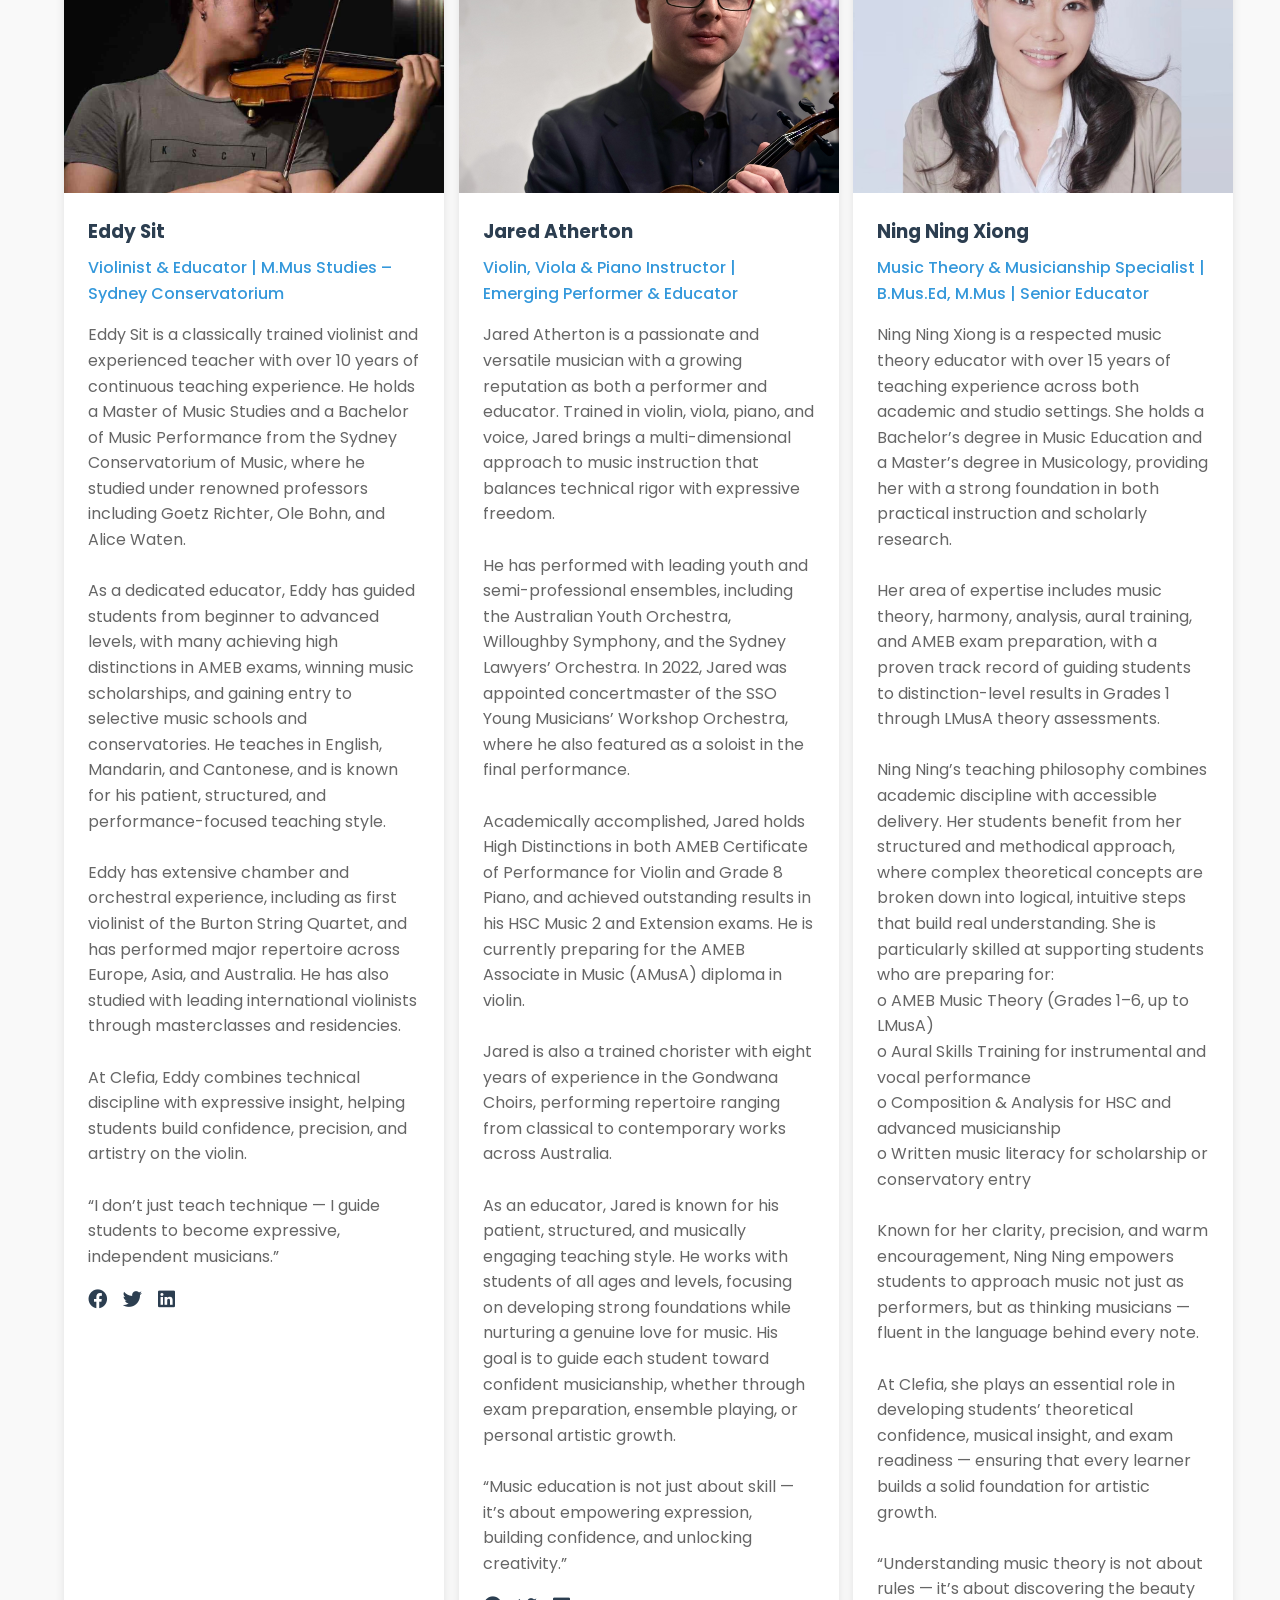
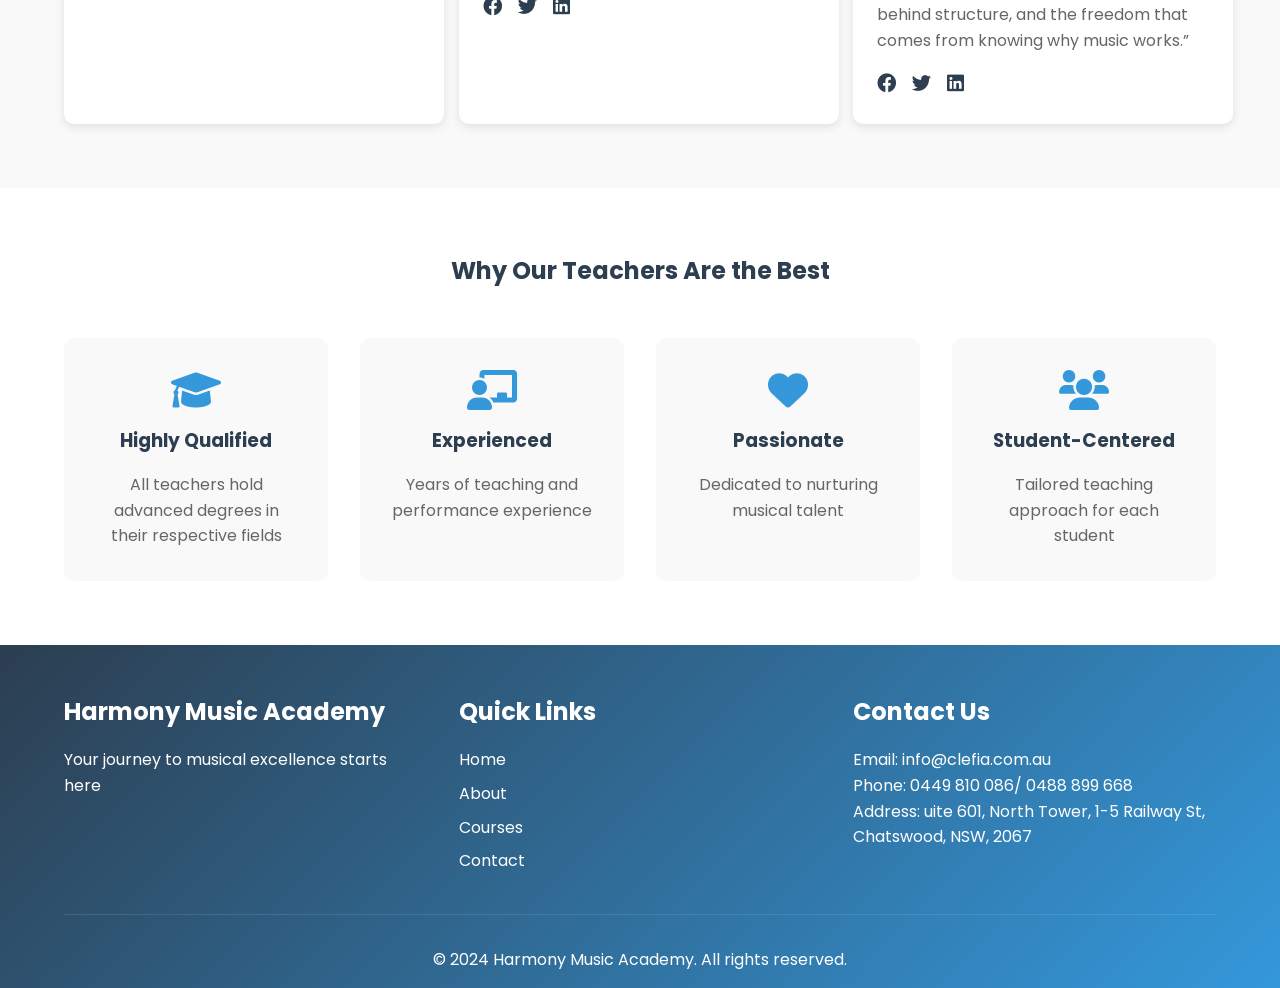
<file: teachers.html>
<!DOCTYPE html>
<html lang="en">
<head>
    <meta charset="UTF-8">
    <meta name="viewport" content="width=device-width, initial-scale=1.0">
    <title>Our Teachers - Clefia Academy of Music</title>
    <link rel="stylesheet" href="css/style.css">
    <link rel="stylesheet" href="https://cdnjs.cloudflare.com/ajax/libs/font-awesome/6.0.0/css/all.min.css">
    <link href="https://fonts.googleapis.com/css2?family=Poppins:wght@300;400;500;600;700&display=swap" rel="stylesheet">
</head>
<body>
    <!-- Header Section -->
    <header>
        <nav class="navbar">
            <div class="logo">
                <h1>Clefia Academy of Music</h1>
            </div>
            <div class="nav-links">
                <a href="index.html">Home</a>
                <a href="about.html">About</a>
                
                <!-- Courses 下拉菜单 -->
                <div class="nav-item">
                    <a href="courses.html" class="nav-dropbtn">Courses <i class="fas fa-caret-down"></i></a>
                    <div class="nav-dropdown-content">
                        <!-- Private 分类 -->
                        <div class="nav-subitem">
                            <span class="nav-subtitle">Private <i class=""></i></span>
                            <div class="nav-subdropdown-content">
                                <a href="OnetoOne_course.html">1 on 1</a>
                                <a href="HSC_course.html">HSC</a>
                                <a href="Audition_course.html">Audition</a>
                            </div>
                        </div>
                        <!-- Group 分类 -->
                        <div class="nav-subitem">
                            <span class="nav-subtitle">Group <i class=""></i></span>
                            <div class="nav-subdropdown-content">
                                <a href="AMEB_course.html">AMEB</a>
                                <a href="Hoppi_course.html">MINI HOPPI</a>
                                <a href="Hoppipolla_course.html">HOPPIPOLLA</a>
                                <a href="Contemporary_course.html">COMTEMPORARY</a>
                            </div>
                        </div>
                    </div>
                </div>

                <a href="teachers.html" class="active">Teachers</a>
                <a href="rental.html">Rental</a>
                <a href="terms.html">Terms</a>
                <a href="contact.html">Contact</a>
            </div>
            <div class="hamburger">
                <span></span>
                <span></span>
                <span></span>
            </div>
        </nav>
    </header>

    <!-- Teachers Hero Section -->
    <section class="teachers-hero">
        <div class="teachers-hero-content">
            <h1>Our Star Faculty</h1>
            <p>Learn from the best in the industry</p>
        </div>
    </section>

    <!-- Teachers Categories -->
    <section class="teacher-categories">
        <div class="category-filters">
            <button class="filter-btn active" data-filter="all">All Teachers</button>
            <button class="filter-btn" data-filter="vocal">Vocal</button>
            <button class="filter-btn" data-filter="piano">Piano</button>
            <button class="filter-btn" data-filter="strings">Strings</button>
            <button class="filter-btn" data-filter="theory">Music Theory</button>
        </div>
    </section>

    <!-- Teachers Grid -->
    <section class="teachers-grid-section">
        <div class="teachers-grid">
            <!-- Voice Teacher -->
            <div class="teacher-card" data-category="vocal">
                <div class="teacher-image">
                    <img src="images/teacher-christian qi.jpg" alt="Voice Teacher">
                </div>
                <div class="teacher-content">
                    <h3>Christian Qi (祁浩田)</h3>
                    <p class="specialty">Baritone | Principal Artist at Opera Australia | International Vocal Coach</p>
                    <p class="bio">
                        Christian Qi is an acclaimed Chinese-Australian baritone and principal artist with Opera Australia, frequently featured on the stage of the Sydney Opera House and other leading venues across the country. With a powerful voice, commanding presence, and exceptional musicality, he has captivated audiences throughout Europe, China, and Oceania.<br/><br/>
                        A winner of numerous international voice competitions — including First Prize at the Theodor Leschetizky International Music Competition (Austria) and top honors in Italy and the Asia-Pacific region — Christian is recognised for his refined technique, deep emotional expression, and stylistic versatility in both operatic and concert repertoire.<br/><br/>
                        He earned his Master’s degree in Opera Performance from the Sydney Conservatorium of Music, where he studied under distinguished vocal mentors and developed his distinctive interpretive style. As a performer, he has taken on leading roles in classical operas, art songs, sacred works, and contemporary productions, winning praise for his ability to embody both character and voice with authenticity.<br/><br/>
                        As an educator, Christian brings a rigorous yet nurturing approach to vocal instruction. He works with students of all levels — from beginners seeking healthy vocal habits, to advanced singers preparing for AMEB exams, competitions, or professional stage careers. His lessons integrate technical foundations, musical phrasing, dramatic delivery, and real-world performance skills.<br/><br/>
                        At Clefia, Christian leads the vocal and musical theatre programs, helping students find not only their voice, but their artistic identity.<br/><br/>
                        “Singing is not simply about sound — it is about truth. When a voice is free, the soul speaks.”
                    </p>
                    <div class="teacher-social">
                        <a href="#"><i class="fab fa-facebook"></i></a>
                        <a href="#"><i class="fab fa-twitter"></i></a>
                        <a href="#"><i class="fab fa-linkedin"></i></a>
                    </div>
                </div>
            </div>
            <div class="teacher-card" data-category="vocal">
                <div class="teacher-image">
                    <img src="images/teacher-Jie Bai.jpg" alt="Voice Teacher">
                </div>
                <div class="teacher-content">
                    <h3>Dr. Bai Jie</h3>
                    <p class="specialty">Coloratura Soprano | Doctor of Musical Arts | Voice Educator</p>
                    <p class="bio">
                        Dr. Bai Jie is a lyrical coloratura soprano and experienced vocal pedagogue with a Doctor of Musical Arts from the Chopin Music Academy in Poland. She also holds Bachelor’s and Master’s degrees in vocal performance from the Estonian Academy of Music and Theatre.<br/><br/>
                        With a career spanning Europe and China, she has performed in operas, recitals, and international festivals, and is known for her refined technique and expressive artistry.<br/><br/>
                        As a dedicated educator with extensive university teaching experience, Dr. Bai specialises in classical vocal training, stage interpretation, and multilingual diction. Her students have excelled in competitions, scholarships, and conservatory programs.<br/><br/>
                        “Through voice, we not only project sound — we reveal character, emotion, and truth.”
                    </p>
                    <div class="teacher-social">
                        <a href="#"><i class="fab fa-facebook"></i></a>
                        <a href="#"><i class="fab fa-twitter"></i></a>
                        <a href="#"><i class="fab fa-linkedin"></i></a>
                    </div>
                </div>
            </div>

            <!-- Piano Teacher -->
            <div class="teacher-card" data-category="piano">
                <div class="teacher-image">
                    <img src="images/teacher-shufang zhang.jpg" alt="Piano Teacher">
                </div>
                <div class="teacher-content">
                    <h3>Dr. Shufang Zhang</h3>
                    <p class="specialty">Concert Pianist | PhD in Piano Performance | International Music Educator</p>
                    <p class="bio">
                        Dr. Shufang Zhang is a distinguished concert pianist and scholar with a Doctor of Philosophy in Piano Performance, and over 15 years of international teaching and stage experience across Asia, Europe, and Australia. She is widely respected for her artistic depth, interpretive elegance, and her ability to inspire excellence in young pianists through a refined and structured approach.<br/><br/>
                        Her concert appearances have taken her to prestigious venues and festivals, where she has been praised for her poetic touch, textural clarity, and deep musical insight. Her repertoire spans from Baroque to 20th-century masters, with a particular interest in French impressionism and Russian romanticism — which she integrates into her teaching to expand students’ stylistic awareness and interpretive range.<br/><br/>
                        As an educator, Dr. Zhang is known for her patient, detail-oriented, yet artistically expansive teaching style. Her students consistently achieve top results in AMEB exams, international piano competitions, and selective music school auditions, and many go on to pursue professional studies in music.<br/><br/>
                        At Clefia Academy of Music, she leads with both technical rigour and artistic soul, offering students a unique mentorship that bridges academic discipline, emotional connection, and performative confidence.<br/><br/>
                        “Music is not only to be learned — it must be lived. My goal is to help each student find not just their sound, but their voice.”
                    </p>
                    <div class="teacher-social">
                        <a href="#"><i class="fab fa-facebook"></i></a>
                        <a href="#"><i class="fab fa-twitter"></i></a>
                        <a href="#"><i class="fab fa-linkedin"></i></a>
                    </div>
                </div>
            </div>
            <div class="teacher-card" data-category="piano">
                <div class="teacher-image">
                    <img src="images/teacher-jack cheng.jpg" alt="Piano Teacher">
                </div>
                <div class="teacher-content">
                    <h3>Jack Cheng</h3>
                    <p class="specialty">Steinway Artist | Concert Pianist | Artistic Mentor | Australia’s Only Official Steinway Artist</p>
                    <p class="bio">
                        Jack Cheng is a world-class concert pianist and Australia’s only officially designated Steinway Artist — a title held by some of the most iconic pianists in history. With a performance career spanning Europe, Asia, and Australasia, Jack is renowned for his technical brilliance, lyrical expressiveness, and a rare ability to connect deeply with both audiences and students alike.<br/><br/>
                        His recital and concerto appearances have included collaborations with major orchestras, chamber ensembles, and international festivals, where he has performed a wide-ranging repertoire from classical and romantic masterpieces to contemporary works. Critics and audiences alike have praised his refined tone, intellectual depth, and emotional sincerity.<br/><br/>
                        As an educator, Jack brings to the studio not only world-stage experience but a deep commitment to artist development. He is a sought-after mentor for competition-level students, AMEB high achievers, and young talents preparing for professional pathways. His teaching combines the rigorous precision of conservatory-level technique with the freedom and individuality of true musical expression.<br/><br/>
                        At Clefia Academy of Music, Jack leads elite piano programs and advanced artist workshops, offering young pianists a rare opportunity to learn from a master at the highest level of the profession.<br/><br/>
                        “Technique is the foundation — but it is artistry that moves people. My role is to guide each student in discovering the artist within.”
                    </p>
                    <div class="teacher-social">
                        <a href="#"><i class="fab fa-facebook"></i></a>
                        <a href="#"><i class="fab fa-twitter"></i></a>
                        <a href="#"><i class="fab fa-linkedin"></i></a>
                    </div>
                </div>
            </div>
            <div class="teacher-card" data-category="piano">
                <div class="teacher-image">
                    <img src="images/teacher-jay cho.jpg" alt="Piano Teacher">
                </div>
                <div class="teacher-content">
                    <h3>Jae Hyun (Jay) Cho</h3>
                    <p class="specialty">Pianist | Music Educator</p>
                    <p class="bio">
                        Jae Hyun (Jay) Cho is a classically trained pianist and passionate music educator with over 10 years of teaching experience across all age levels. He holds a Master of Music Studies (Classical Piano) from the Sydney Conservatorium of Music, where he studied under leading professors including Dr Paul Rickard-Ford and Dr Jeanell Carrigan AM.<br/><br/>
                        Jay is especially beloved by young beginners and early learners for his gentle, patient, and engaging teaching style. His deep understanding of early childhood musical development enables him to create structured yet joyful lessons that build confidence and musicality from the very first note.<br/><br/>
                        In addition to piano, Jay also teaches music theory and aural skills, and is fluent in both English and Korean, making him highly effective in multicultural settings. His students describe him as encouraging, attentive, and always attuned to their individual pace and learning style.<br/><br/>
                        At Clefia, Jay brings warmth, professionalism, and a true love for teaching — nurturing not only solid technique but a lifelong appreciation for music.
                    </p>
                    <div class="teacher-social">
                        <a href="#"><i class="fab fa-facebook"></i></a>
                        <a href="#"><i class="fab fa-twitter"></i></a>
                        <a href="#"><i class="fab fa-linkedin"></i></a>
                    </div>
                </div>
            </div>

            <!-- Violin Teacher -->
            <div class="teacher-card" data-category="strings">
                <div class="teacher-image">
                    <img src="images/teacher-karen.jpg" alt="Violin Teacher">
                </div>
                <div class="teacher-content">
                    <h3>Karen Liang</h3>
                    <p class="specialty">Violinist | M.Mus (Sydney Conservatorium) | Senior Violin Instructor</p>
                    <p class="bio">
                        Karen Liang is a highly experienced violinist and respected music educator with over 10 years of continuous teaching experience across both China and Australia. She specialises in violin performance, ensemble training, and exam preparation, with a strong track record of nurturing students from beginner to advanced levels — many of whom have gone on to win scholarships, pass high-level AMEB exams with distinction, or enter selective music programs.<br/><br/>
                        Karen holds a Master’s degree in Music Studies (Performance) from the Sydney Conservatorium of Music, where she studied under esteemed violinist and pedagogue Alice Waten. Her performance credentials include international chamber music festivals, orchestral collaborations in Asia, Europe and the United States, and principal roles in Australian symphony orchestras.<br/><br/>
                        But it is in the teaching studio that Karen’s artistry truly comes to life. Known for her structured methodology, patience, and attention to detail, Karen builds strong foundations in technique while helping students explore interpretation and expression. Her students consistently achieve outstanding results in:<br/>
                        o	AMEB Violin Exams (Grades 1 to LMusA)<br/>
                        o	Music Scholarship Auditions for private schools and music high schools<br/>
                        o	Chamber & Orchestral Ensemble Auditions<br/>
                        o	Eisteddfods and Local Competitions<br/><br/>
                        Karen has taught in both individual and group settings, and is deeply skilled at adapting her approach to suit each student’s personality and goals — whether that’s building confidence in a young beginner or coaching a senior student toward diploma-level artistry.<br/><br/>
                        At Clefia Academy of Music, Karen brings to every lesson a rare combination of international performance insight and proven teaching success, creating a vibrant, goal-driven learning environment where students feel supported, challenged, and inspired.<br/><br/>
                        “A good violinist plays with their hands; a great one plays with their heart. I help students build both.”
                    </p>
                    <div class="teacher-social">
                        <a href="#"><i class="fab fa-facebook"></i></a>
                        <a href="#"><i class="fab fa-twitter"></i></a>
                        <a href="#"><i class="fab fa-linkedin"></i></a>
                    </div>
                </div>
            </div>
            <div class="teacher-card" data-category="strings">
                <div class="teacher-image">
                    <img src="images/teacher-eddy.jpg" alt="Violin Teacher">
                </div>
                <div class="teacher-content">
                    <h3>Eddy Sit</h3>
                    <p class="specialty">Violinist & Educator | M.Mus Studies – Sydney Conservatorium</p>
                    <p class="bio">
                        Eddy Sit is a classically trained violinist and experienced teacher with over 10 years of continuous teaching experience. He holds a Master of Music Studies and a Bachelor of Music Performance from the Sydney Conservatorium of Music, where he studied under renowned professors including Goetz Richter, Ole Bohn, and Alice Waten.<br/><br/>
                        As a dedicated educator, Eddy has guided students from beginner to advanced levels, with many achieving high distinctions in AMEB exams, winning music scholarships, and gaining entry to selective music schools and conservatories. He teaches in English, Mandarin, and Cantonese, and is known for his patient, structured, and performance-focused teaching style.<br/><br/>
                        Eddy has extensive chamber and orchestral experience, including as first violinist of the Burton String Quartet, and has performed major repertoire across Europe, Asia, and Australia. He has also studied with leading international violinists through masterclasses and residencies.<br/><br/>
                        At Clefia, Eddy combines technical discipline with expressive insight, helping students build confidence, precision, and artistry on the violin.<br/><br/>
                        “I don’t just teach technique — I guide students to become expressive, independent musicians.”
                    </p>
                    <div class="teacher-social">
                        <a href="#"><i class="fab fa-facebook"></i></a>
                        <a href="#"><i class="fab fa-twitter"></i></a>
                        <a href="#"><i class="fab fa-linkedin"></i></a>
                    </div>
                </div>
            </div>
            <div class="teacher-card" data-category="strings">
                <div class="teacher-image">
                    <img src="images/teacher-Jared.jpg" alt="Violin Teacher">
                </div>
                <div class="teacher-content">
                    <h3>Jared Atherton</h3>
                    <p class="specialty">Violin, Viola & Piano Instructor | Emerging Performer & Educator</p>
                    <p class="bio">
                        Jared Atherton is a passionate and versatile musician with a growing reputation as both a performer and educator. Trained in violin, viola, piano, and voice, Jared brings a multi-dimensional approach to music instruction that balances technical rigor with expressive freedom.<br/><br/>
                        He has performed with leading youth and semi-professional ensembles, including the Australian Youth Orchestra, Willoughby Symphony, and the Sydney Lawyers’ Orchestra. In 2022, Jared was appointed concertmaster of the SSO Young Musicians’ Workshop Orchestra, where he also featured as a soloist in the final performance.<br/><br/>
                        Academically accomplished, Jared holds High Distinctions in both AMEB Certificate of Performance for Violin and Grade 8 Piano, and achieved outstanding results in his HSC Music 2 and Extension exams. He is currently preparing for the AMEB Associate in Music (AMusA) diploma in violin.<br/><br/>
                        Jared is also a trained chorister with eight years of experience in the Gondwana Choirs, performing repertoire ranging from classical to contemporary works across Australia.<br/><br/>
                        As an educator, Jared is known for his patient, structured, and musically engaging teaching style. He works with students of all ages and levels, focusing on developing strong foundations while nurturing a genuine love for music. His goal is to guide each student toward confident musicianship, whether through exam preparation, ensemble playing, or personal artistic growth.<br/><br/>
                        “Music education is not just about skill — it’s about empowering expression, building confidence, and unlocking creativity.”
                    </p>
                    <div class="teacher-social">
                        <a href="#"><i class="fab fa-facebook"></i></a>
                        <a href="#"><i class="fab fa-twitter"></i></a>
                        <a href="#"><i class="fab fa-linkedin"></i></a>
                    </div>
                </div>
            </div>

            <!-- Music Theory Teacher -->
            <div class="teacher-card" data-category="theory">
                <div class="teacher-image">
                    <img src="images/teacher-ning ning.jpg" alt="Music Theory Teacher">
                </div>
                <div class="teacher-content">
                    <h3>Ning Ning Xiong</h3>
                    <p class="specialty">Music Theory & Musicianship Specialist | B.Mus.Ed, M.Mus | Senior Educator</p>
                    <p class="bio">
                        Ning Ning Xiong is a respected music theory educator with over 15 years of teaching experience across both academic and studio settings. She holds a Bachelor’s degree in Music Education and a Master’s degree in Musicology, providing her with a strong foundation in both practical instruction and scholarly research.<br/><br/>
                        Her area of expertise includes music theory, harmony, analysis, aural training, and AMEB exam preparation, with a proven track record of guiding students to distinction-level results in Grades 1 through LMusA theory assessments.<br/><br/>
                        Ning Ning’s teaching philosophy combines academic discipline with accessible delivery. Her students benefit from her structured and methodical approach, where complex theoretical concepts are broken down into logical, intuitive steps that build real understanding. She is particularly skilled at supporting students who are preparing for:<br/>
                        o	AMEB Music Theory (Grades 1–6, up to LMusA)<br/>
                        o	Aural Skills Training for instrumental and vocal performance<br/>
                        o	Composition & Analysis for HSC and advanced musicianship<br/>
                        o	Written music literacy for scholarship or conservatory entry<br/><br/>
                        Known for her clarity, precision, and warm encouragement, Ning Ning empowers students to approach music not just as performers, but as thinking musicians — fluent in the language behind every note.<br/><br/>
                        At Clefia, she plays an essential role in developing students’ theoretical confidence, musical insight, and exam readiness — ensuring that every learner builds a solid foundation for artistic growth.<br/><br/>
                        “Understanding music theory is not about rules — it’s about discovering the beauty behind structure, and the freedom that comes from knowing why music works.”
                    </p>
                    <div class="teacher-social">
                        <a href="#"><i class="fab fa-facebook"></i></a>
                        <a href="#"><i class="fab fa-twitter"></i></a>
                        <a href="#"><i class="fab fa-linkedin"></i></a>
                    </div>
                </div>
            </div>
        </div>
    </section>

    <!-- Teacher Qualities -->
    <section class="teacher-qualities">
        <h2>Why Our Teachers Are the Best</h2>
        <div class="qualities-grid">
            <div class="quality-item">
                <i class="fas fa-graduation-cap"></i>
                <h3>Highly Qualified</h3>
                <p>All teachers hold advanced degrees in their respective fields</p>
            </div>
            <div class="quality-item">
                <i class="fas fa-chalkboard-teacher"></i>
                <h3>Experienced</h3>
                <p>Years of teaching and performance experience</p>
            </div>
            <div class="quality-item">
                <i class="fas fa-heart"></i>
                <h3>Passionate</h3>
                <p>Dedicated to nurturing musical talent</p>
            </div>
            <div class="quality-item">
                <i class="fas fa-users"></i>
                <h3>Student-Centered</h3>
                <p>Tailored teaching approach for each student</p>
            </div>
        </div>
    </section>

    <!-- Footer -->
    <footer>
        <div class="footer-content">
            <div class="footer-section">
                <h3>Harmony Music Academy</h3>
                <p>Your journey to musical excellence starts here</p>
            </div>
            <div class="footer-section">
                <h3>Quick Links</h3>
                <ul>
                    <li><a href="index.html">Home</a></li>
                    <li><a href="about.html">About</a></li>
                    <li><a href="courses.html">Courses</a></li>
                    <li><a href="contact.html">Contact</a></li>
                </ul>
            </div>
            <div class="footer-section">
                <h3>Contact Us</h3>
                <p>Email: info@clefia.com.au</p>
                <p>Phone: 0449 810 086/ 0488 899 668</p>
                <p>Address: uite 601, North Tower, 1-5 Railway St, Chatswood, NSW, 2067</p>
            </div>
        </div>
        <div class="footer-bottom">
            <p>&copy; 2024 Harmony Music Academy. All rights reserved.</p>
        </div>
    </footer>

    <script src="js/main.js"></script>
    <script src="js/teachers.js"></script>
</body>
</html>
</file>
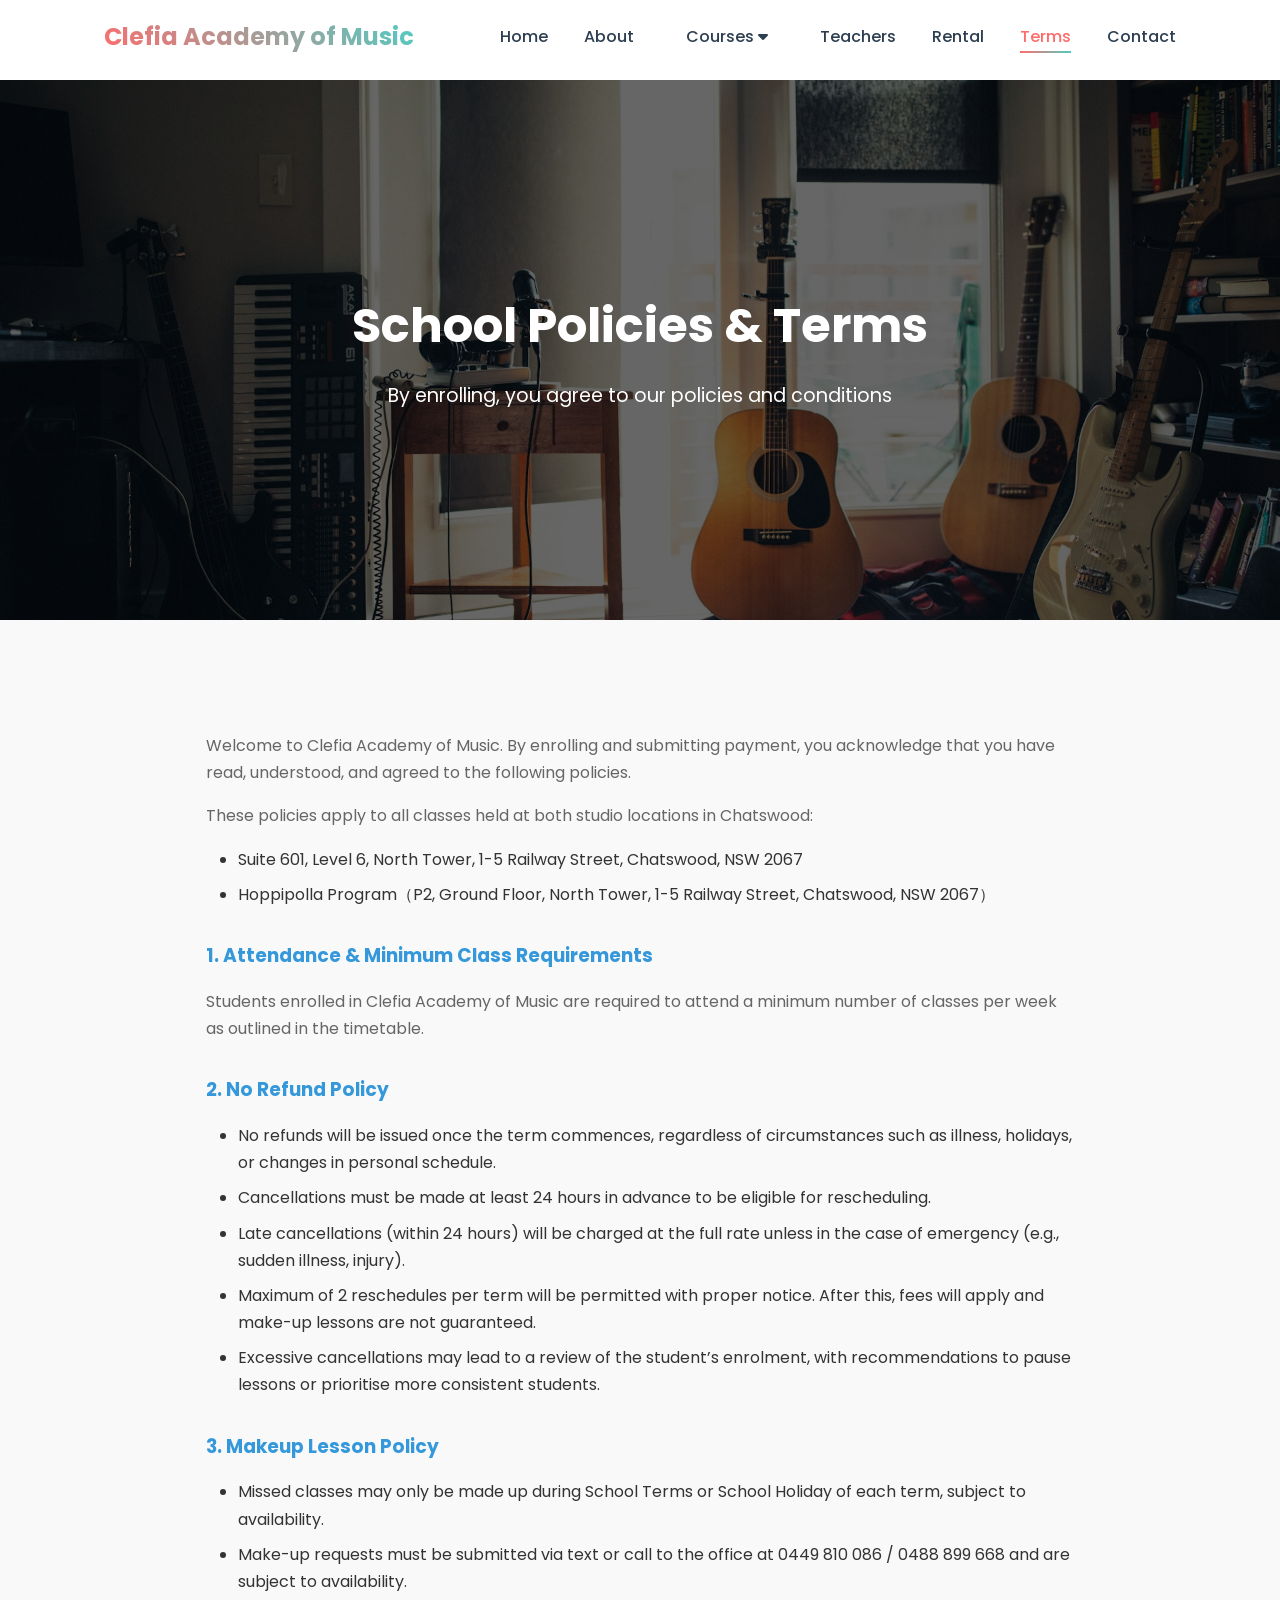
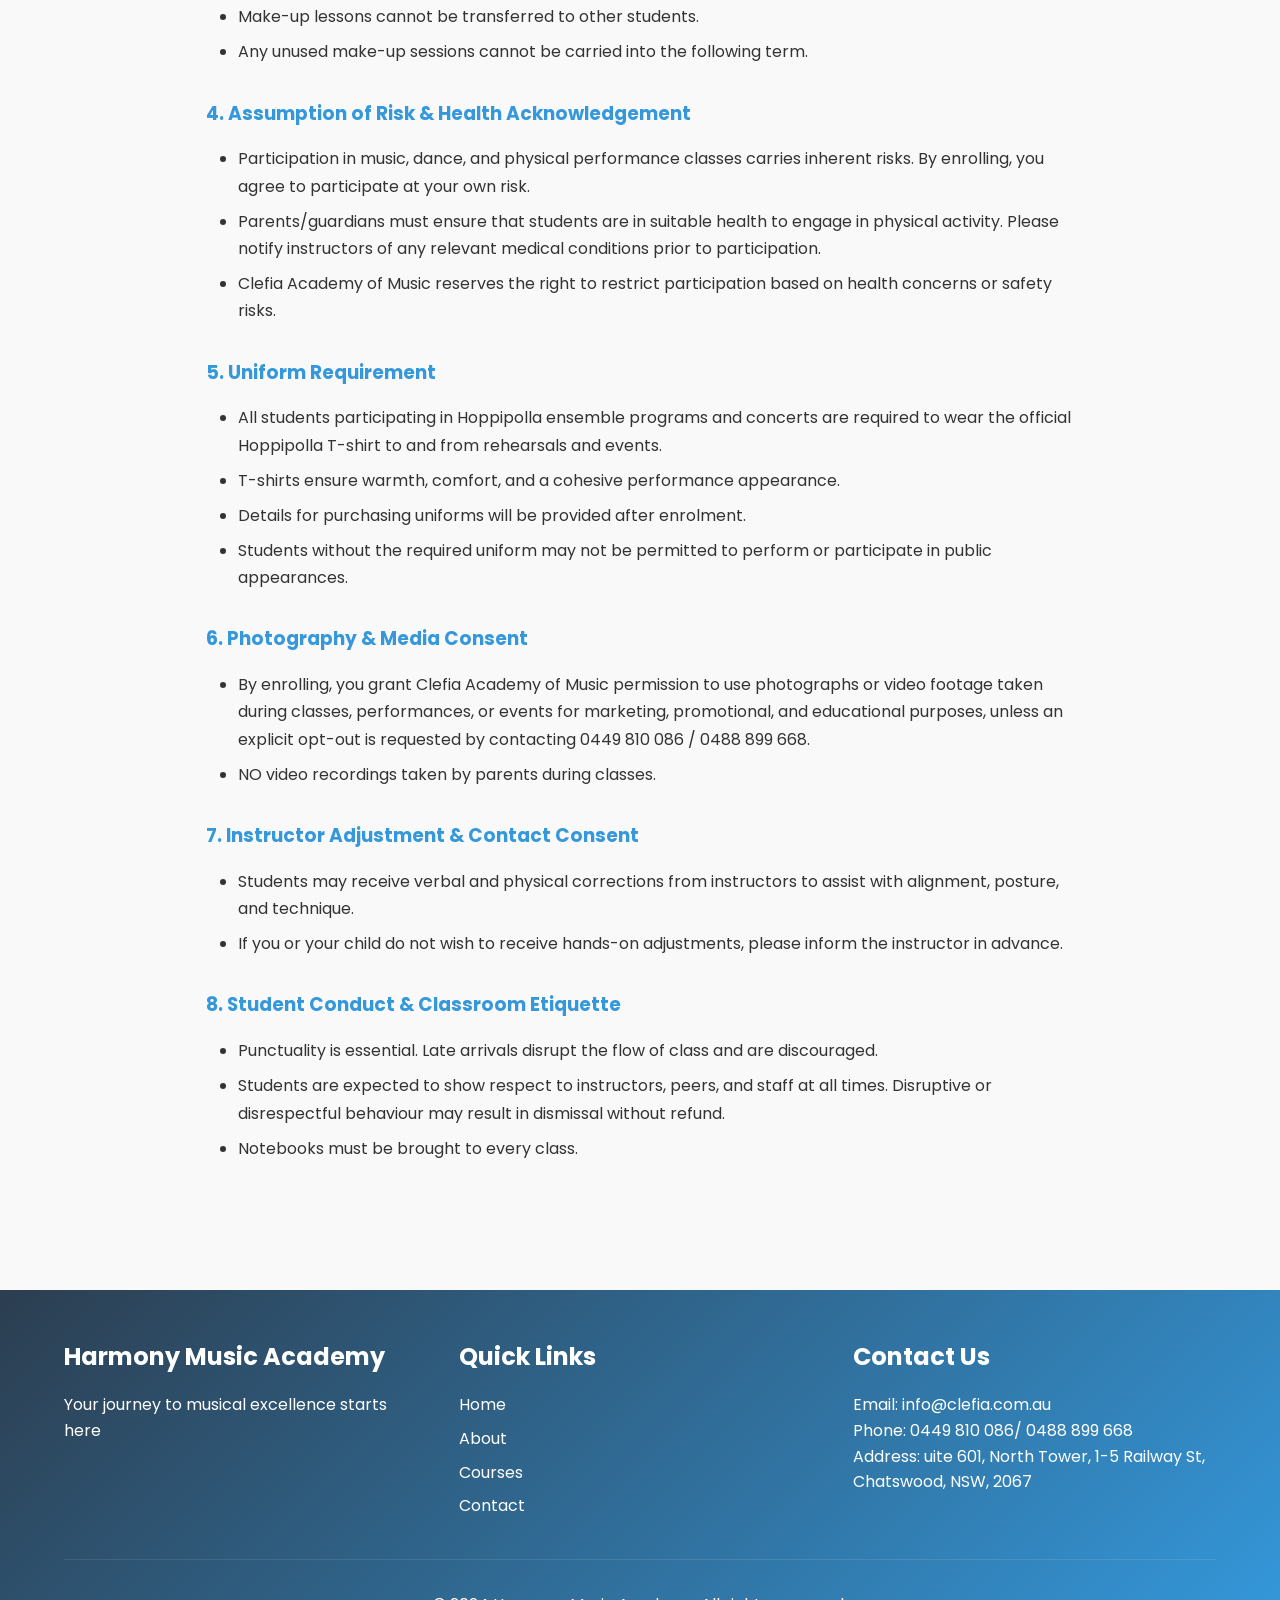
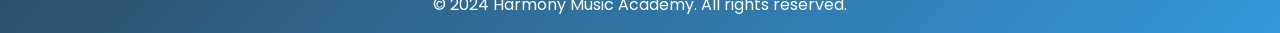
<file: terms.html>
<!DOCTYPE html>
<html lang="en">
<head>
    <meta charset="UTF-8">
    <meta name="viewport" content="width=device-width, initial-scale=1.0">
    <title>Terms & Policies - Clefia Academy of Music</title>
    <link rel="stylesheet" href="css/style.css">
    <link rel="stylesheet" href="https://cdnjs.cloudflare.com/ajax/libs/font-awesome/6.0.0/css/all.min.css">
    <link href="https://fonts.googleapis.com/css2?family=Poppins:wght@300;400;500;600;700&display=swap" rel="stylesheet">
</head>
<body>
    <!-- Header Section -->
    <header>
        <nav class="navbar">
            <div class="logo">
                <h1>Clefia Academy of Music</h1>
            </div>
            <div class="nav-links">
                <a href="index.html">Home</a>
                <a href="about.html">About</a>
                
                <!-- Courses 下拉菜单 -->
                <div class="nav-item">
                    <a href="courses.html" class="nav-dropbtn">Courses <i class="fas fa-caret-down"></i></a>
                    <div class="nav-dropdown-content">
                        <!-- Private 分类 -->
                        <div class="nav-subitem">
                            <span class="nav-subtitle">Private <i class=""></i></span>
                            <div class="nav-subdropdown-content">
                                <a href="OnetoOne_course.html">1 on 1</a>
                                <a href="HSC_course.html">HSC</a>
                                <a href="Audition_course.html">Audition</a>
                            </div>
                        </div>
                        <!-- Group 分类 -->
                        <div class="nav-subitem">
                            <span class="nav-subtitle">Group <i class=""></i></span>
                            <div class="nav-subdropdown-content">
                                <a href="AMEB_course.html">AMEB</a>
                                <a href="Hoppi_course.html">MINI HOPPI</a>
                                <a href="Hoppipolla_course.html">HOPPIPOLLA</a>
                                <a href="Contemporary_course.html">COMTEMPORARY</a>
                            </div>
                        </div>
                    </div>
                </div>

                <a href="teachers.html">Teachers</a>
                <a href="rental.html">Rental</a>
                <a href="terms.html" class="active">Terms</a>
                <a href="contact.html">Contact</a>
            </div>
            <div class="hamburger">
                <span></span>
                <span></span>
                <span></span>
            </div>
        </nav>
    </header>

    <!-- Terms Hero Section -->
    <section class="about-hero">
        <div class="about-hero-content">
            <h1>School Policies & Terms</h1>
            <p>By enrolling, you agree to our policies and conditions</p>
        </div>
    </section>

    <!-- Terms Content Section -->
    <section class="about-content">
        <div class="about-text terms-text">
                <p>Welcome to Clefia Academy of Music. By enrolling and submitting payment, you acknowledge that you have read, understood, and agreed to the following policies.</p>
                
                <p>These policies apply to all classes held at both studio locations in Chatswood:</p>
                <ul>
                    <li>Suite 601, Level 6, North Tower, 1-5 Railway Street, Chatswood, NSW 2067</li>
                    <li>Hoppipolla Program（P2, Ground Floor, North Tower, 1-5 Railway Street, Chatswood, NSW 2067）</li>
                </ul>

                <h3>1. Attendance & Minimum Class Requirements</h3>
                <p>Students enrolled in Clefia Academy of Music are required to attend a minimum number of classes per week as outlined in the timetable.</p>

                <h3>2. No Refund Policy</h3>
                <ul>
                    <li>No refunds will be issued once the term commences, regardless of circumstances such as illness, holidays, or changes in personal schedule.</li>
                    <li>Cancellations must be made at least 24 hours in advance to be eligible for rescheduling.</li>
                    <li>Late cancellations (within 24 hours) will be charged at the full rate unless in the case of emergency (e.g., sudden illness, injury).</li>
                    <li>Maximum of 2 reschedules per term will be permitted with proper notice. After this, fees will apply and make-up lessons are not guaranteed.</li>
                    <li>Excessive cancellations may lead to a review of the student’s enrolment, with recommendations to pause lessons or prioritise more consistent students.</li>
                </ul>

                <h3>3. Makeup Lesson Policy</h3>
                <ul>
                    <li>Missed classes may only be made up during School Terms or School Holiday of each term, subject to availability.</li>
                    <li>Make-up requests must be submitted via text or call to the office at 0449 810 086 / 0488 899 668 and are subject to availability.</li>
                    <li>Make-up lessons cannot be transferred to other students.</li>
                    <li>Any unused make-up sessions cannot be carried into the following term.</li>
                </ul>

                <h3>4. Assumption of Risk & Health Acknowledgement</h3>
                <ul>
                    <li>Participation in music, dance, and physical performance classes carries inherent risks. By enrolling, you agree to participate at your own risk.</li>
                    <li>Parents/guardians must ensure that students are in suitable health to engage in physical activity. Please notify instructors of any relevant medical conditions prior to participation.</li>
                    <li>Clefia Academy of Music reserves the right to restrict participation based on health concerns or safety risks.</li>
                </ul>

                <h3>5. Uniform Requirement</h3>
                <ul>
                    <li>All students participating in Hoppipolla ensemble programs and concerts are required to wear the official Hoppipolla T-shirt to and from rehearsals and events.</li>
                    <li>T-shirts ensure warmth, comfort, and a cohesive performance appearance.</li>
                    <li>Details for purchasing uniforms will be provided after enrolment.</li>
                    <li>Students without the required uniform may not be permitted to perform or participate in public appearances.</li>
                </ul>

                <h3>6. Photography & Media Consent</h3>
                <ul>
                    <li>By enrolling, you grant Clefia Academy of Music permission to use photographs or video footage taken during classes, performances, or events for marketing, promotional, and educational purposes, unless an explicit opt-out is requested by contacting 0449 810 086 / 0488 899 668.</li>
                    <li>NO video recordings taken by parents during classes.</li>
                </ul>

                <h3>7. Instructor Adjustment & Contact Consent</h3>
                <ul>
                    <li>Students may receive verbal and physical corrections from instructors to assist with alignment, posture, and technique.</li>
                    <li>If you or your child do not wish to receive hands-on adjustments, please inform the instructor in advance.</li>
                </ul>

                <h3>8. Student Conduct & Classroom Etiquette</h3>
                <ul>
                    <li>Punctuality is essential. Late arrivals disrupt the flow of class and are discouraged.</li>
                    <li>Students are expected to show respect to instructors, peers, and staff at all times. Disruptive or disrespectful behaviour may result in dismissal without refund.</li>
                    <li>Notebooks must be brought to every class.</li>
                </ul>
            </div>
    </section>

    <!-- Footer -->
    <footer>
        <div class="footer-content">
            <div class="footer-section">
                <h3>Harmony Music Academy</h3>
                <p>Your journey to musical excellence starts here</p>
            </div>
            <div class="footer-section">
                <h3>Quick Links</h3>
                <ul>
                    <li><a href="index.html">Home</a></li>
                    <li><a href="about.html">About</a></li>
                    <li><a href="courses.html">Courses</a></li>
                    <li><a href="contact.html">Contact</a></li>
                </ul>
            </div>
            <div class="footer-section">
                <h3>Contact Us</h3>
                <p>Email: info@clefia.com.au</p>
                <p>Phone: 0449 810 086/ 0488 899 668</p>
                <p>Address: uite 601, North Tower, 1-5 Railway St, Chatswood, NSW, 2067</p>
            </div>
        </div>
        <div class="footer-bottom">
            <p>&copy; 2024 Harmony Music Academy. All rights reserved.</p>
        </div>
    </footer>

    <script src="js/main.js"></script>
</body>
</html>
</file>
<file: css/style.css>
/* Reset and Base Styles */
* {
    margin: 0;
    padding: 0;
    box-sizing: border-box;
}

body {
    font-family: 'Poppins', sans-serif;
    line-height: 1.6;
    color: #333;
}

/* Header and Navigation */
header {
    background-color: rgba(255, 255, 255, 0.95);
    box-shadow: 0 2px 15px rgba(0, 0, 0, 0.1);
    position: fixed;
    width: 100%;
    top: 0;
    z-index: 1000;
}

.navbar {
    display: flex;
    justify-content: space-between;
    align-items: center;
    padding: 1rem 5%;
    max-width: 1200px;
    margin: 0 auto;
}

.logo h1 {
    font-size: 1.5rem;
    color: #2c3e50;
    background: linear-gradient(45deg, #FF6B6B, #4ECDC4);
    -webkit-background-clip: text;
    -webkit-text-fill-color: transparent;
}

.nav-links a {
    text-decoration: none;
    color: #2c3e50;
    margin-left: 2rem;
    font-weight: 500;
    transition: all 0.3s ease;
    position: relative;
}

.nav-links a::after {
    content: '';
    position: absolute;
    bottom: -5px;
    left: 0;
    width: 0;
    height: 2px;
    background: linear-gradient(45deg, #FF6B6B, #4ECDC4);
    transition: width 0.3s ease;
}

.nav-links a:hover::after,
.nav-links a.active::after {
    width: 100%;
}

.nav-links a:hover,
.nav-links a.active {
    color: #FF6B6B;
}

.hamburger {
    display: none;
    flex-direction: column;
    cursor: pointer;
}

.hamburger span {
    width: 25px;
    height: 3px;
    background: linear-gradient(45deg, #FF6B6B, #4ECDC4);
    margin: 2px 0;
    transition: 0.3s;
}

/* Hero Section */
.hero {
    position: relative;
    /* 确保子元素绝对定位基于它 */
    height: 100vh;
    background: linear-gradient(rgba(0, 0, 0, 0.5), rgba(0, 0, 0, 0.5)), url('../images/hero-bg.jpg');
    background-size: cover;
    background-position: center;
    display: flex;
    align-items: center;
    justify-content: center;
    text-align: center;
    color: #fff;
    padding: 0 1rem;
    overflow: hidden;
    /* 防止视频溢出 */
}

.hero-video {
    position: absolute;
    top: 50%;
    left: 50%;
    min-width: 100%;
    min-height: 100%;
    width: auto;
    height: auto;
    z-index: 0;
    transform: translate(-50%, -50%);
    object-fit: cover;
}

.hero-overlay {
    position: absolute;
    top: 0;
    left: 0;
    width: 100%;
    height: 100%;
    background: rgba(0, 0, 0, 0.4);
    /* 半透明遮罩 */
    z-index: 1;
}

.hero-content {
    position: relative;
    z-index: 2;
    /* 确保文字在视频和遮罩上方 */
}


.hero-content h1 {
    font-size: 3.5rem;
    margin-bottom: 1rem;
    text-shadow: 2px 2px 4px rgba(0, 0, 0, 0.3);
}

.hero-content p {
    font-size: 1.2rem;
    margin-bottom: 2rem;
    text-shadow: 1px 1px 2px rgba(0, 0, 0, 0.3);
}

.cta-button {
    display: inline-block;
    padding: 1rem 2rem;
    background: linear-gradient(45deg, #FF6B6B, #4ECDC4);
    color: #fff;
    text-decoration: none;
    border-radius: 30px;
    transition: all 0.3s ease;
    box-shadow: 0 4px 15px rgba(0, 0, 0, 0.2);
}

.cta-button:hover {
    transform: translateY(-3px);
    box-shadow: 0 6px 20px rgba(0, 0, 0, 0.3);
}

/* Featured Courses Section */
.featured-courses {
    padding: 5rem 5%;
    background-color: #f9f9f9;
}

.featured-courses h2 {
    text-align: center;
    margin-bottom: 3rem;
    color: #2c3e50;
    font-size: 2.5rem;
    position: relative;
}

.featured-courses h2::after {
    content: '';
    position: absolute;
    bottom: -10px;
    left: 50%;
    transform: translateX(-50%);
    width: 100px;
    height: 3px;
    background: linear-gradient(45deg, #FF6B6B, #4ECDC4);
}

.course-grid {
    display: grid;
    grid-template-columns: repeat(auto-fit, minmax(300px, 1fr));
    gap: 2rem;
    max-width: 1200px;
    margin: 0 auto;
}

.course-card {
    background: #fff;
    border-radius: 15px;
    overflow: hidden;
    box-shadow: 0 5px 15px rgba(0, 0, 0, 0.1);
    transition: all 0.3s ease;
}

.course-card:hover {
    transform: translateY(-10px);
    box-shadow: 0 8px 25px rgba(0, 0, 0, 0.15);
}

.course-card img {
    width: 100%;
    height: 200px;
    object-fit: cover;
    transition: transform 0.3s ease;
}

.course-card:hover img {
    transform: scale(1.05);
}

.course-card h3 {
    padding: 1.5rem 1.5rem 0.5rem;
    color: #2c3e50;
    font-size: 1.5rem;
}

.course-card p {
    padding: 0 1.5rem 1.5rem;
    color: #666;
}

.learn-more {
    display: inline-block;
    padding: 0.8rem 1.5rem;
    margin: 0 1.5rem 1.5rem;
    color: #FF6B6B;
    text-decoration: none;
    font-weight: 500;
    transition: all 0.3s ease;
    border: 2px solid #FF6B6B;
    border-radius: 25px;
}

.learn-more:hover {
    background: linear-gradient(45deg, #FF6B6B, #4ECDC4);
    color: #fff;
    border-color: transparent;
}

/* Why Choose Us Section */
.why-choose-us {
    padding: 5rem 5%;
    background: linear-gradient(135deg, #f8f9fa 0%, #e9ecef 100%);
}

.why-choose-us h2 {
    text-align: center;
    margin-bottom: 3rem;
    color: #2c3e50;
    font-size: 2.5rem;
    position: relative;
}

.why-choose-us h2::after {
    content: '';
    position: absolute;
    bottom: -10px;
    left: 50%;
    transform: translateX(-50%);
    width: 100px;
    height: 3px;
    background: linear-gradient(45deg, #FF6B6B, #4ECDC4);
}

.features-grid {
    display: grid;
    grid-template-columns: repeat(auto-fit, minmax(250px, 1fr));
    gap: 2rem;
    max-width: 1200px;
    margin: 0 auto;
}

.feature {
    text-align: center;
    padding: 2rem;
    background: #fff;
    border-radius: 15px;
    box-shadow: 0 5px 15px rgba(0, 0, 0, 0.1);
    transition: all 0.3s ease;
}

.feature:hover {
    transform: translateY(-5px);
    box-shadow: 0 8px 25px rgba(0, 0, 0, 0.15);
}

.feature i {
    font-size: 2.5rem;
    background: linear-gradient(45deg, #FF6B6B, #4ECDC4);
    -webkit-background-clip: text;
    -webkit-text-fill-color: transparent;
    margin-bottom: 1rem;
}

.feature h3 {
    margin-bottom: 1rem;
    color: #2c3e50;
}

/* Footer */
footer {
    background: linear-gradient(135deg, #2c3e50 0%, #3498db 100%);
    color: #fff;
    padding: 3rem 5% 1rem;
}

.footer-content {
    display: grid;
    grid-template-columns: repeat(auto-fit, minmax(250px, 1fr));
    gap: 2rem;
    max-width: 1200px;
    margin: 0 auto;
}

.footer-section h3 {
    margin-bottom: 1rem;
    color: #fff;
    font-size: 1.5rem;
}

.footer-section ul {
    list-style: none;
}

.footer-section ul li {
    margin-bottom: 0.5rem;
}

.footer-section a {
    color: #fff;
    text-decoration: none;
    transition: color 0.3s ease;
}

.footer-section a:hover {
    color: #FF6B6B;
}

.footer-bottom {
    text-align: center;
    margin-top: 2rem;
    padding-top: 2rem;
    border-top: 1px solid rgba(255, 255, 255, 0.1);
}

/* Responsive Design */
@media screen and (max-width: 768px) {
    .nav-links {
        display: none;
    }

    .hamburger {
        display: flex;
    }

    .hero-content h1 {
        font-size: 2.5rem;
    }

    .hero-content p {
        font-size: 1rem;
    }

    .course-grid {
        grid-template-columns: 1fr;
    }

    .features-grid {
        grid-template-columns: 1fr;
    }
}

/* Animation for Mobile Menu */
.nav-links.active {
    display: flex;
    flex-direction: column;
    position: absolute;
    top: 100%;
    left: 0;
    right: 0;
    background: #fff;
    padding: 1rem;
    box-shadow: 0 2px 5px rgba(0, 0, 0, 0.1);
}

.nav-links.active a {
    margin: 0.5rem 0;
}

/* About Page Styles */
.about-hero {
    height: 60vh;
    background: linear-gradient(rgba(0, 0, 0, 0.6), rgba(0, 0, 0, 0.6)), url('../images/about-hero.jpg');
    background-size: cover;
    background-position: center;
    display: flex;
    align-items: center;
    justify-content: center;
    text-align: center;
    color: #fff;
    margin-top: 80px;
}

.about-hero-content h1 {
    font-size: 3rem;
    margin-bottom: 1rem;
}

.about-hero-content p {
    font-size: 1.2rem;
}

.about-content {
    padding: 5rem 5%;
    background-color: #f9f9f9;
}

.about-grid {
    display: grid;
    grid-template-columns: 1fr 1fr;
    gap: 4rem;
    max-width: 1200px;
    margin: 0 auto;
}

.about-text h2 {
    color: #2c3e50;
    margin-bottom: 1.5rem;
}

.about-text h3 {
    color: #3498db;
    margin: 2rem 0 1rem;
}

.about-text p {
    color: #666;
    margin-bottom: 1rem;
}

.about-stats {
    display: grid;
    grid-template-columns: repeat(2, 1fr);
    gap: 2rem;
    align-items: center;
}

.stat-item {
    text-align: center;
    padding: 2rem;
    background: #fff;
    border-radius: 10px;
    box-shadow: 0 3px 10px rgba(0, 0, 0, 0.1);
    transition: transform 0.3s ease;
}

.stat-item:hover {
    transform: translateY(-5px);
}

.stat-item i {
    font-size: 2.5rem;
    color: #3498db;
    margin-bottom: 1rem;
}

.stat-item h3 {
    font-size: 2rem;
    color: #2c3e50;
    margin-bottom: 0.5rem;
}

.stat-item p {
    color: #666;
}

.values-section {
    padding: 5rem 5%;
    background-color: #fff;
}

.values-section h2 {
    text-align: center;
    color: #2c3e50;
    margin-bottom: 3rem;
}

.values-grid {
    display: grid;
    grid-template-columns: repeat(auto-fit, minmax(250px, 1fr));
    gap: 2rem;
    max-width: 1200px;
    margin: 0 auto;
}

.value-item {
    text-align: center;
    padding: 2rem;
    background: #f9f9f9;
    border-radius: 10px;
    transition: transform 0.3s ease;
}

.value-item:hover {
    transform: translateY(-5px);
}

.value-item i {
    font-size: 2.5rem;
    color: #3498db;
    margin-bottom: 1rem;
}

.value-item h3 {
    color: #2c3e50;
    margin-bottom: 1rem;
}

.value-item p {
    color: #666;
}

/* Responsive Design */
@media screen and (max-width: 768px) {
    .about-grid {
        grid-template-columns: 1fr;
        gap: 2rem;
    }

    .about-stats {
        grid-template-columns: 1fr;
    }

    .about-hero-content h1 {
        font-size: 2rem;
    }

    .about-hero-content p {
        font-size: 1rem;
    }

    .values-grid {
        grid-template-columns: 1fr;
    }
}

/* Courses Page Styles */
.courses-hero {
    height: 60vh;
    background: linear-gradient(rgba(0, 0, 0, 0.6), rgba(0, 0, 0, 0.6)), url('../images/courses-hero.jpg');
    background-size: cover;
    background-position: center;
    display: flex;
    align-items: center;
    justify-content: center;
    text-align: center;
    color: #fff;
    margin-top: 80px;
}

.courses-hero-content h1 {
    font-size: 3rem;
    margin-bottom: 1rem;
}

.courses-hero-content p {
    font-size: 1.2rem;
}

.course-categories {
    padding: 2rem 5%;
    background-color: #f9f9f9;
}

.teacher-categories {
    padding: 2rem 5%;
    background-color: #f9f9f9;
}

.category-filters {
    display: flex;
    justify-content: center;
    gap: 1rem;
    flex-wrap: wrap;
}

.filter-btn {
    padding: 0.8rem 1.5rem;
    border: none;
    background-color: #fff;
    color: #2c3e50;
    border-radius: 5px;
    cursor: pointer;
    transition: all 0.3s ease;
    font-weight: 500;
}

.filter-btn:hover,
.filter-btn.active {
    background-color: #3498db;
    color: #fff;
}

.courses-grid-section {
    padding: 4rem 5%;
    background-color: #fff;
}

.courses-grid {
    display: grid;
    grid-template-columns: repeat(auto-fit, minmax(300px, 1fr));
    gap: 2rem;
    max-width: 1200px;
    margin: 0 auto;
}

.course-card {
    background: #fff;
    border-radius: 10px;
    overflow: hidden;
    box-shadow: 0 3px 10px rgba(0, 0, 0, 0.1);
    transition: transform 0.3s ease;
    opacity: 0;
    transform: translateY(20px);
    display: flex;
    flex-direction: column;
    /* 竖直排列 */
}

.course-card.animate {
    opacity: 1;
    transform: translateY(0);
}

.course-card:hover {
    transform: translateY(-5px);
}

.course-card img {
    width: 100%;
    height: 200px;
    object-fit: cover;
}

.course-content {
    padding: 1.5rem;
    display: flex;
    flex-direction: column;
    flex-grow: 1;
    /* 占满卡片剩余空间 */
}

.course-content h3 {
    color: #2c3e50;
    margin-bottom: 0.5rem;
}

.course-content p {
    color: #666;
    margin-bottom: 1rem;
}

.course-details {
    display: flex;
    gap: 1rem;
    margin-bottom: 1rem;
    color: #666;
    font-size: 0.66rem;
    margin-top: auto;
    /* 推到底部 */
}

.course-details span {
    display: flex;
    align-items: center;
    gap: 0.5rem;
}

.enroll-btn {
    display: inline-block;
    padding: 0.8rem 1.5rem;
    background-color: #3498db;
    color: #fff;
    text-decoration: none;
    border-radius: 5px;
    transition: background-color 0.3s ease;
    width: 130px;
    /* 不要100%，保持原始宽度 */
    margin-top: 1rem;
    /* 和 details 保持间距 */
}

.enroll-btn:hover {
    background-color: #2980b9;
}

.course-features {
    padding: 4rem 5%;
    background-color: #f9f9f9;
}

.course-features h2 {
    text-align: center;
    color: #2c3e50;
    margin-bottom: 3rem;
}

/* Responsive Design */
@media screen and (max-width: 768px) {
    .courses-hero-content h1 {
        font-size: 2rem;
    }

    .courses-hero-content p {
        font-size: 1rem;
    }

    .category-filters {
        flex-direction: column;
        align-items: center;
    }

    .filter-btn {
        width: 100%;
        max-width: 200px;
    }

    .courses-grid {
        grid-template-columns: 1fr;
    }

    .course-details {
        flex-direction: column;
        gap: 0.5rem;
    }
}

/* Teachers Page Styles */
.teachers-hero {
    height: 60vh;
    background: linear-gradient(rgba(0, 0, 0, 0.6), rgba(0, 0, 0, 0.6)), url('../images/teachers-hero.jpg');
    background-size: cover;
    background-position: center;
    display: flex;
    align-items: center;
    justify-content: center;
    text-align: center;
    color: #fff;
    margin-top: 80px;
}

.teachers-hero-content h1 {
    font-size: 3rem;
    margin-bottom: 1rem;
}

.teachers-hero-content p {
    font-size: 1.2rem;
}

.teachers-grid-section {
    padding: 4rem 5%;
    background-color: #f9f9f9;
}

.teachers-grid {
    display: grid;
    grid-template-columns: repeat(auto-fit, minmax(300px, 1fr));
    gap: 2rem;
    max-width: 1200px;
    margin: 0 auto;
}

.teacher-card {
    background: #fff;
    border-radius: 10px;
    overflow: hidden;
    box-shadow: 0 3px 10px rgba(0, 0, 0, 0.1);
    transition: transform 0.3s ease;
    opacity: 0;
    transform: translateY(20px);

    width: 380px;
    /* 根据需要调整大小 */
    min-width: 380px;
    /* 防止缩小 */
    max-width: 380px;
    /* 防止放大 */
    margin: 0 auto;
}

.teacher-card.animate {
    opacity: 1;
    transform: translateY(0);
}

.teacher-card:hover {
    transform: translateY(-5px);
}

.teacher-image {
    position: relative;
    overflow: hidden;
    height: 300px;
}

.teacher-image img {
    width: 100%;
    height: 100%;
    object-fit: cover;
    transition: transform 0.3s ease;
    object-position: top;
}

.teacher-card:hover .teacher-image img {
    transform: scale(1.05);
}

.teacher-content {
    padding: 1.5rem;
}

.teacher-content h3 {
    color: #2c3e50;
    margin-bottom: 0.5rem;
}

.teacher-content .specialty {
    color: #3498db;
    font-weight: 500;
    margin-bottom: 1rem;
}

.teacher-content .bio {
    color: #666;
    margin-bottom: 1rem;
    line-height: 1.6;
}

.teacher-social {
    display: flex;
    gap: 1rem;
}

.teacher-social a {
    color: #2c3e50;
    font-size: 1.2rem;
    transition: color 0.3s ease;
}

.teacher-social a:hover {
    color: #3498db;
}

.teacher-qualities {
    padding: 4rem 5%;
    background-color: #fff;
}

.teacher-qualities h2 {
    text-align: center;
    color: #2c3e50;
    margin-bottom: 3rem;
}

.qualities-grid {
    display: grid;
    grid-template-columns: repeat(auto-fit, minmax(250px, 1fr));
    gap: 2rem;
    max-width: 1200px;
    margin: 0 auto;
}

.quality-item {
    text-align: center;
    padding: 2rem;
    background: #f9f9f9;
    border-radius: 10px;
    transition: transform 0.3s ease;
}

.quality-item:hover {
    transform: translateY(-5px);
}

.quality-item i {
    font-size: 2.5rem;
    color: #3498db;
    margin-bottom: 1rem;
}

.quality-item h3 {
    color: #2c3e50;
    margin-bottom: 1rem;
}

.quality-item p {
    color: #666;
}

/* Responsive Design */
@media screen and (max-width: 768px) {
    .teachers-hero-content h1 {
        font-size: 2rem;
    }

    .teachers-hero-content p {
        font-size: 1rem;
    }

    .teachers-grid {
        grid-template-columns: 1fr;
    }

    .teacher-image {
        height: 250px;
    }

    .qualities-grid {
        grid-template-columns: 1fr;
    }
}



/* Nav Item 容器 */
.nav-item {
    position: relative;
    display: inline-block;
}

/* 下拉按钮 */
.nav-dropbtn {
    display: inline-block;
    padding: 0.5rem 1rem;
    color: #2c3e50;
    text-decoration: none;
    font-weight: 500;
    transition: color 0.3s ease;
    position: relative;
}

.nav-dropbtn:hover,
.nav-dropbtn.active {
    color: #FF6B6B;
}

/* 一级下拉菜单容器 */
.nav-dropdown-content {
    display: none;
    position: absolute;
    top: 100%;
    left: 50%;
    transform: translateX(-50%);
    min-width: 130px;
    background: #fff;
    border-radius: 5px;
    box-shadow: 0 8px 16px rgba(0, 0, 0, 0.15);
    z-index: 1000;
}

/* 一级下拉菜单项 */
.nav-dropdown-content a {
    display: block;
    padding: 10px 15px;
    margin: 0;
    color: #2c3e50;
    text-decoration: none;
    transition: background 0.3s, color 0.3s;
    position: relative;
    text-align: center;
}

/* 一级下拉悬停 */
.nav-dropdown-content a:hover {
    background: linear-gradient(45deg, #FF6B6B, #4ECDC4);
    color: #fff;
}

/* Subitem 标题样式（Private / Group） */
.nav-subtitle {
    display: block;
    padding: 10px 15px;
    color: #2c3e50;
    font-weight: 600;
    cursor: default;
    text-align: center;
    position: relative;
}

.nav-subtitle i {
    float: right;
    font-size: 0.7rem;
}

/* 二级下拉容器 */
.nav-subdropdown-content {
    display: none;
    position: absolute;
    top: 0;
    left: 100%;
    min-width: 130px;
    background: #fff;
    border-radius: 5px;
    box-shadow: 0 8px 16px rgba(0, 0, 0, 0.15);
    z-index: 1000;
}

/* 二级下拉菜单项 */
.nav-subdropdown-content a {
    display: block;
    padding: 10px 15px;
    color: #2c3e50;
    text-decoration: none;
    text-align: center;
    transition: background 0.3s, color 0.3s;
}

.nav-subdropdown-content a:hover {
    background: linear-gradient(45deg, #FF6B6B, #4ECDC4);
    color: #fff;
}

/* 桌面端悬停显示 */
@media screen and (min-width: 769px) {
    .nav-item:hover .nav-dropdown-content {
        display: block;
    }

    .nav-subitem:hover .nav-subdropdown-content {
        display: block;
    }
}

/* 移动端 */
@media screen and (max-width: 768px) {

    /* 一级下拉已展开 */
    .nav-dropdown-content {
        display: block;
        position: static;
        box-shadow: none;
        border-radius: 0;
        margin-left: 0;
        padding-left: 0;
    }

    /* 二级菜单（Private / Group） */
    .nav-subitem {
        padding-left: 5rem;
        /* 适中缩进 */
        margin-top: 0.3rem;
        border-left: 2px solid #ddd;
        /* 可选竖线分层 */
    }

    /* 二级标题箭头 */
    .nav-subtitle::before {
        content: "▶";
        display: inline-block;
        margin-right: 0.5rem;
        font-size: 0.9rem;
        transform: rotate(90deg);
        color: #555;
    }

    /* 三级菜单（具体课程） */
    .nav-subdropdown-content {
        display: block;
        position: static;
        padding-left: 7rem;
        /* 适中缩进 */
        margin-top: 0.2rem;
    }

    .nav-subdropdown-content a {
        padding-left: 1.5rem;
        /* 内部链接再缩进 */
    }
}

@media screen and (max-width: 768px) {
    .nav-links {
        max-height: 80vh;
        /* 最大占屏幕 80% 高度 */
        overflow-y: auto;
        /* 超出滚动 */
        padding-right: 0.5rem;
        /* 滚动条空间 */
    }
}



/* Terms 页面单栏文本 */
.terms-text {
    width: 100%;
    max-width: 900px;
    /* 可根据需求调整 */
    margin: 0 auto;
    padding: 2rem 1rem;
    line-height: 1.7;
}

/* 仅针对 terms-text 下的列表项 */
.terms-text ul {
    list-style-type: disc;
    /* 保留圆点，也可以用 decimal 变成数字 */
    padding-left: 2rem;
    /* 控制缩进宽度 */
    margin-bottom: 1rem;
    /* 列表间距，可选 */
}

.terms-text li {
    margin-bottom: 0.5rem;
    /* 每个 li 的间距 */
}
</file>
<file: css/contact.css>
/* Contact Page Styles */
.contact-hero {
    height: 60vh;
    background: linear-gradient(rgba(0,0,0,0.6), rgba(0,0,0,0.6)), url('../images/contact-hero.jpg');
    background-size: cover;
    background-position: center;
    display: flex;
    align-items: center;
    justify-content: center;
    text-align: center;
    color: #fff;
    margin-top: 80px;
}

.contact-hero-content h1 {
    font-size: 3rem;
    margin-bottom: 1rem;
    text-shadow: 2px 2px 4px rgba(0,0,0,0.3);
}

.contact-hero-content p {
    font-size: 1.2rem;
    text-shadow: 1px 1px 2px rgba(0,0,0,0.3);
}

.contact-section {
    padding: 4rem 5%;
    background: linear-gradient(135deg, #f8f9fa 0%, #e9ecef 100%);
}

.contact-container {
    display: grid;
    grid-template-columns: 1fr 1fr;
    gap: 4rem;
    max-width: 1200px;
    margin: 0 auto;
}

.contact-info h2,
.contact-form h2 {
    color: #2c3e50;
    margin-bottom: 2rem;
    font-size: 2rem;
    position: relative;
}

.contact-info h2::after,
.contact-form h2::after {
    content: '';
    position: absolute;
    bottom: -10px;
    left: 0;
    width: 60px;
    height: 3px;
    background: linear-gradient(45deg, #FF6B6B, #4ECDC4);
}

.info-item {
    display: flex;
    align-items: flex-start;
    margin-bottom: 2rem;
    background: #fff;
    padding: 1.5rem;
    border-radius: 15px;
    box-shadow: 0 5px 15px rgba(0,0,0,0.1);
    transition: all 0.3s ease;
}

.info-item:hover {
    transform: translateY(-5px);
    box-shadow: 0 8px 25px rgba(0,0,0,0.15);
}

.info-item i {
    font-size: 1.5rem;
    background: linear-gradient(45deg, #FF6B6B, #4ECDC4);
    -webkit-background-clip: text;
    -webkit-text-fill-color: transparent;
    margin-right: 1rem;
    margin-top: 0.2rem;
}

.info-item h3 {
    color: #2c3e50;
    margin-bottom: 0.5rem;
    font-size: 1.2rem;
}

.info-item p {
    color: #666;
    margin-bottom: 0.3rem;
}

.contact-form {
    background: #fff;
    padding: 2.5rem;
    border-radius: 15px;
    box-shadow: 0 5px 15px rgba(0,0,0,0.1);
}

.form-group {
    margin-bottom: 1.5rem;
}

.form-group label {
    display: block;
    color: #2c3e50;
    margin-bottom: 0.5rem;
    font-weight: 500;
}

.form-group input,
.form-group select,
.form-group textarea {
    width: 100%;
    padding: 1rem;
    border: 2px solid #e9ecef;
    border-radius: 8px;
    font-family: inherit;
    font-size: 1rem;
    transition: all 0.3s ease;
}

.form-group input:focus,
.form-group select:focus,
.form-group textarea:focus {
    border-color: #FF6B6B;
    outline: none;
    box-shadow: 0 0 0 3px rgba(255, 107, 107, 0.1);
}

.form-group textarea {
    resize: vertical;
}

.submit-btn {
    background: linear-gradient(45deg, #FF6B6B, #4ECDC4);
    color: #fff;
    padding: 1rem 2rem;
    border: none;
    border-radius: 30px;
    cursor: pointer;
    font-size: 1rem;
    transition: all 0.3s ease;
    width: 100%;
    box-shadow: 0 4px 15px rgba(0,0,0,0.2);
}

.submit-btn:hover {
    transform: translateY(-3px);
    box-shadow: 0 6px 20px rgba(0,0,0,0.3);
}

.map-section {
    padding: 4rem 5%;
    background-color: #fff;
}

.map-section h2 {
    text-align: center;
    color: #2c3e50;
    margin-bottom: 2rem;
    font-size: 2rem;
    position: relative;
}

.map-section h2::after {
    content: '';
    position: absolute;
    bottom: -10px;
    left: 50%;
    transform: translateX(-50%);
    width: 60px;
    height: 3px;
    background: linear-gradient(45deg, #FF6B6B, #4ECDC4);
}

.map-container {
    max-width: 1200px;
    margin: 0 auto;
    border-radius: 15px;
    overflow: hidden;
    box-shadow: 0 5px 15px rgba(0,0,0,0.1);
}

/* Notification Styles */
.notification {
    position: fixed;
    top: 20px;
    right: 20px;
    padding: 1rem 2rem;
    border-radius: 8px;
    color: #fff;
    font-weight: 500;
    z-index: 1000;
    animation: slideIn 0.3s ease-out;
    box-shadow: 0 4px 15px rgba(0,0,0,0.2);
}

.notification.success {
    background: linear-gradient(45deg, #2ecc71, #27ae60);
}

.notification.error {
    background: linear-gradient(45deg, #e74c3c, #c0392b);
}

@keyframes slideIn {
    from {
        transform: translateX(100%);
        opacity: 0;
    }
    to {
        transform: translateX(0);
        opacity: 1;
    }
}

/* Responsive Design */
@media screen and (max-width: 768px) {
    .contact-hero-content h1 {
        font-size: 2rem;
    }

    .contact-hero-content p {
        font-size: 1rem;
    }

    .contact-container {
        grid-template-columns: 1fr;
        gap: 2rem;
    }

    .contact-form {
        padding: 1.5rem;
    }

    .info-item {
        margin-bottom: 1.5rem;
        padding: 1rem;
    }
}
</file>
